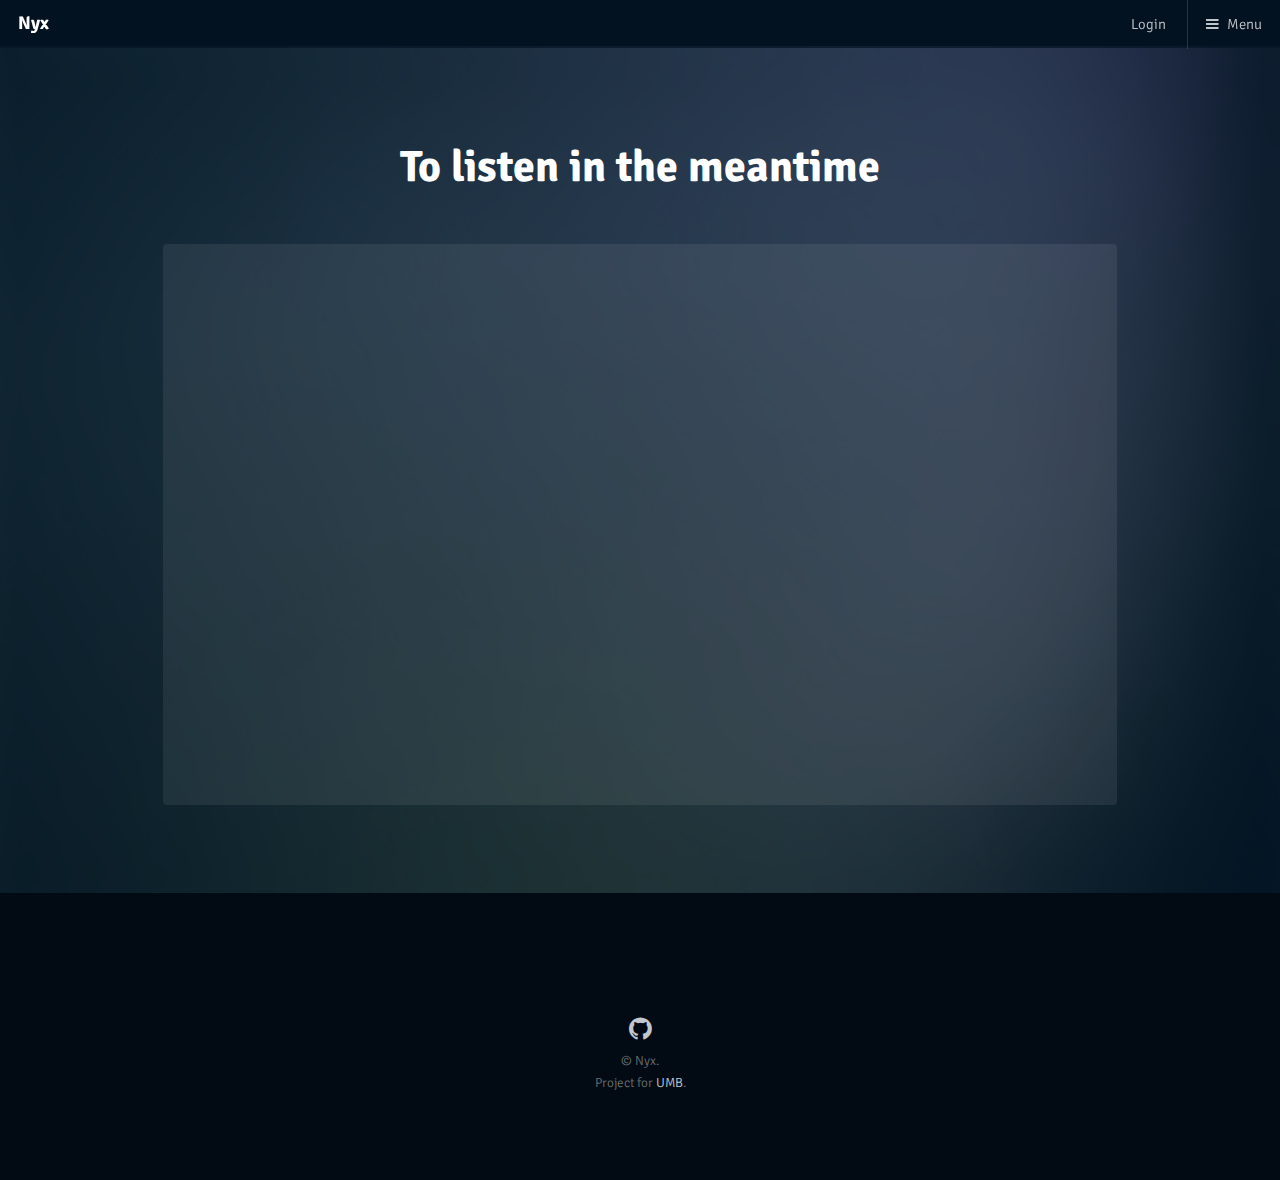
<file: devblog.html>
<!DOCTYPE HTML>
<html>
	<head>
		<title>Nyx</title>
		<meta charset="utf-8" />
		<meta name="viewport" content="width=device-width, initial-scale=1" />
		<link rel="stylesheet" href="assets/css/main.css" />
	</head>
	<body class="subpage">

		<!-- Header -->
		<header id="header">
			<h1><a href="#">Nyx</a></h1>
			<a href="login.html">Login</a>
			<a href="#menu">Menu</a>
		</header>

	<!-- Nav -->
	<nav id="menu">
			<ul class="links">
				<li><a href="index.html">Home</a></li>
				<li><a href="objectives.html">Objectives and Goals</a></li>
				<li><a href="diagrams.html">Diagrams</a></li>
				<li><a href="devblog.html">Devs Blog</a></li>
				<li><a href="scrumdev.html">Scrum</a></li>
				<li><a href="sprint1.html">Sprint 1</a></li>
				<li><a href="sprint2.html">Sprint 2</a></li>
				<li><a href="sprint3.html">Sprint 3</a></li>
				<li><a href="https://github.com/Nyxare/Nyx" class="icon fa-github"><span class="label">GitHub</span></a></li>
			</ul>
		</nav>

		<!-- Main -->
			<div id="main">

			

			<!-- One -->
				<section class="wrapper style1">
					<div class="inner">
						<h2 class="align-center fa-3x">To listen in the meantime</h2>

						<div class="video">
							<div class="video-wrapper">
								<iframe width="560" height="315" src="https://www.youtube.com/embed/rY8xtBfusec" frameborder="0" allowfullscreen></iframe>
							</div>
					</div>
				</section>

			</div>

		<!-- Footer -->
		<footer id="footer">
			<div class="copyright">
				<ul class="icons">
					<li><a href="https://github.com/Nyxare/Nyx" class="icon fa-github"><span class="label">GitHub</span></a></li>
				</ul>
				&copy; Nyx.
				<br>Project for <a href="https://umb.edu.co/">UMB</a>.
			</div>
		</footer>

		<!-- Scripts -->
			<script src="assets/js/jquery.min.js"></script>
			<script src="assets/js/jquery.scrolly.min.js"></script>
			<script src="assets/js/skel.min.js"></script>
			<script src="assets/js/util.js"></script>
			<script src="assets/js/main.js"></script>

	</body>
</html>
</file>
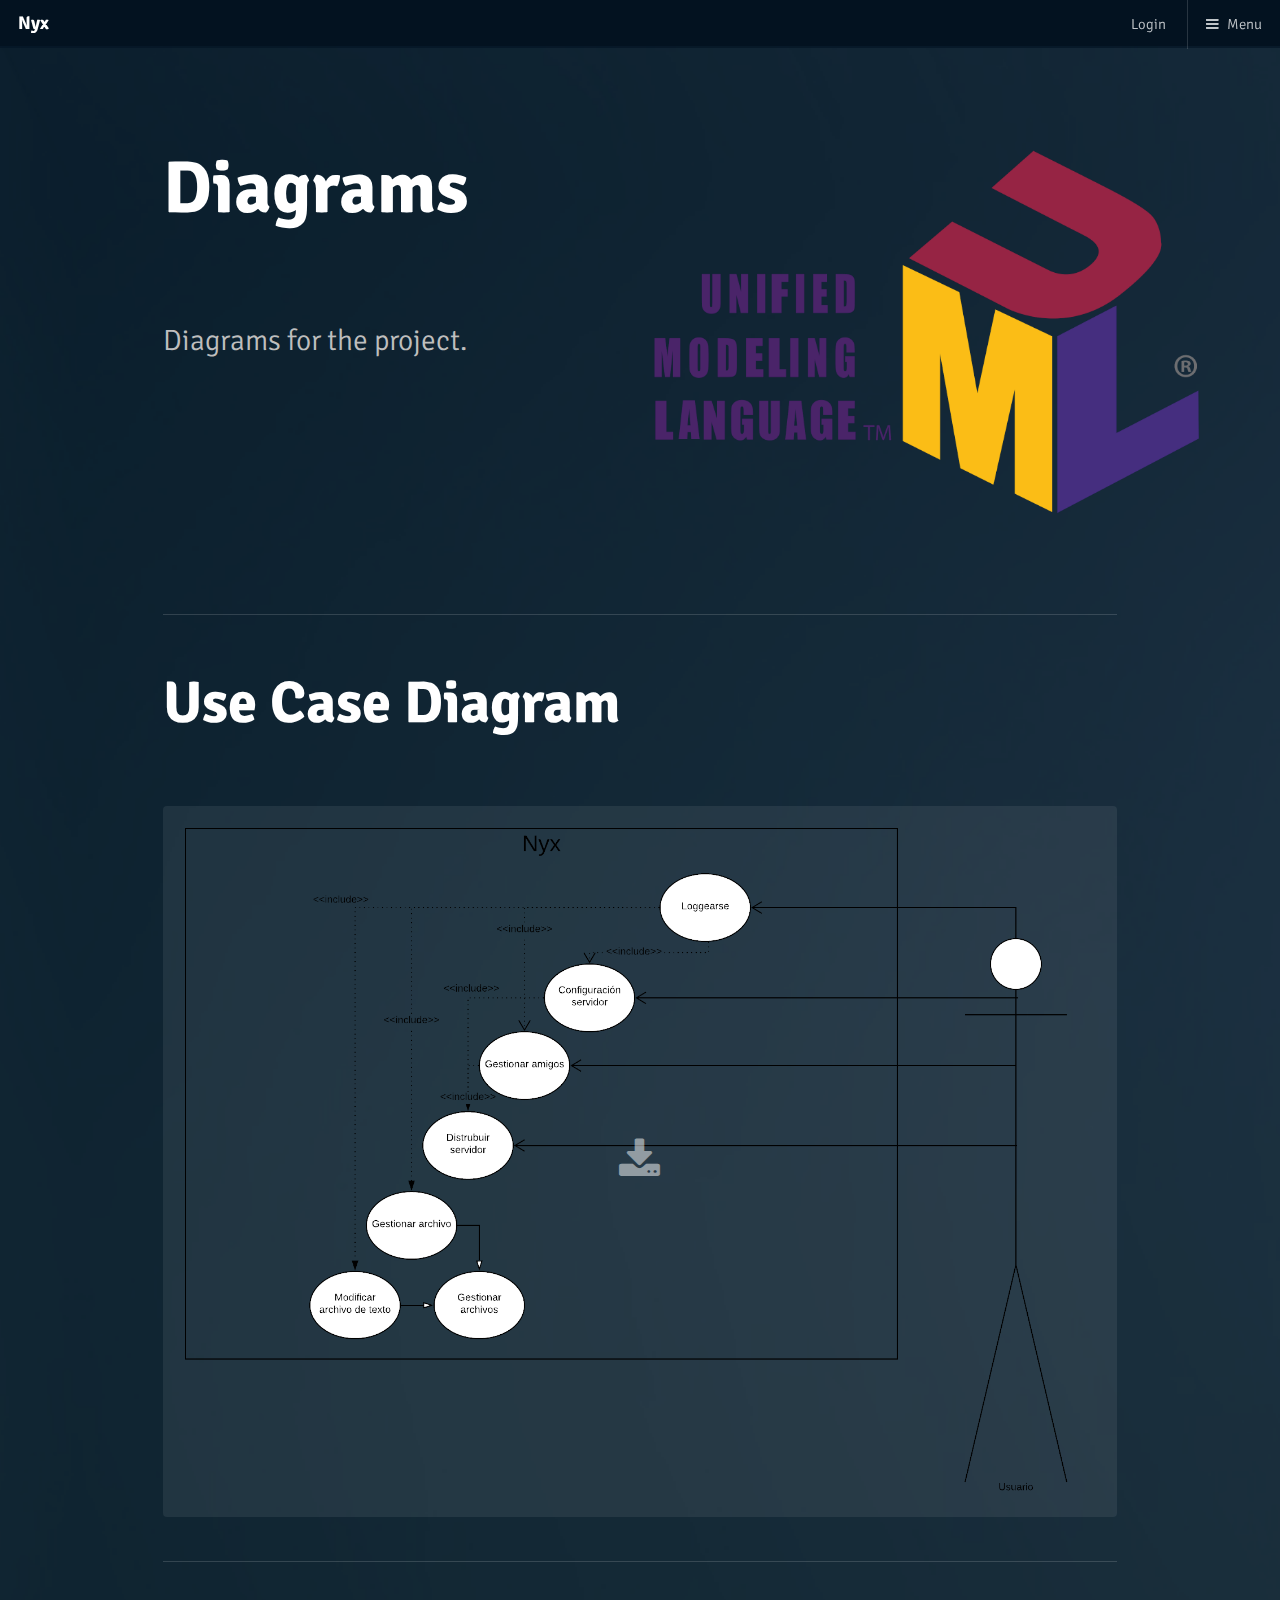
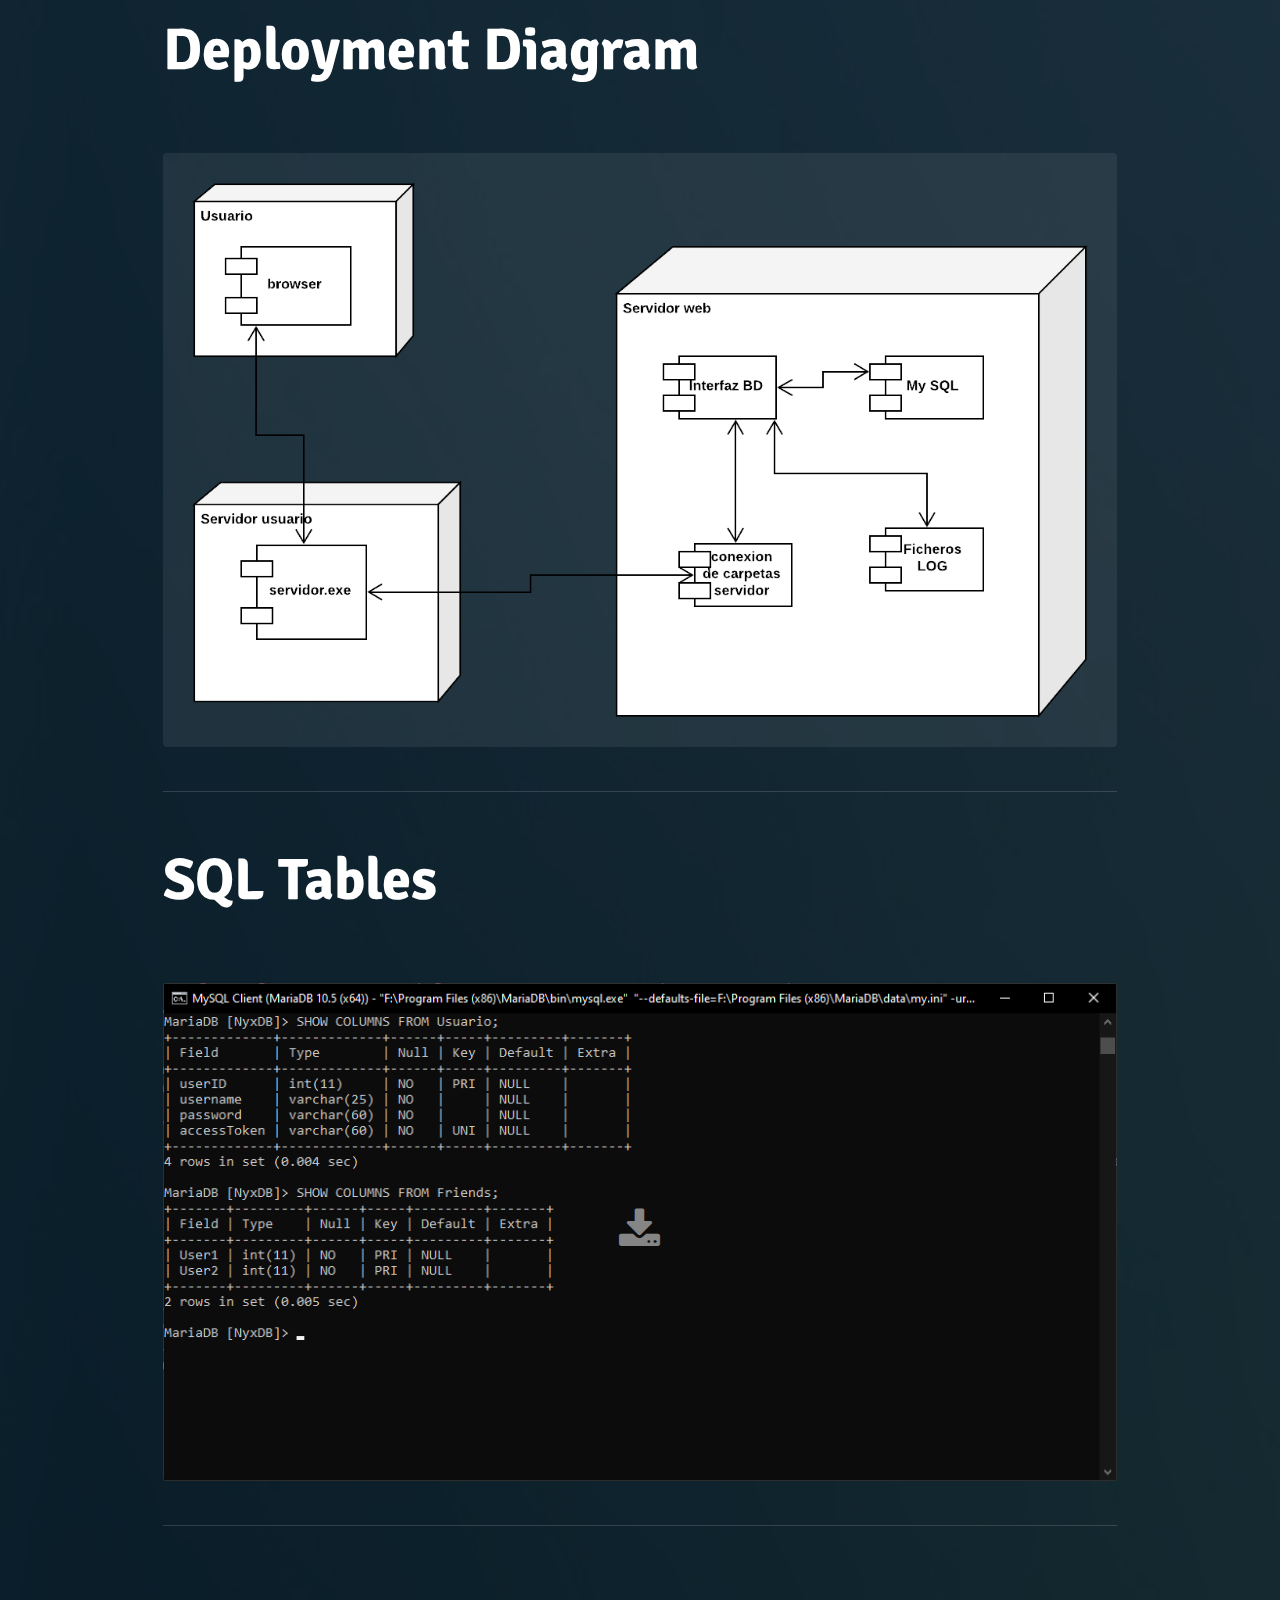
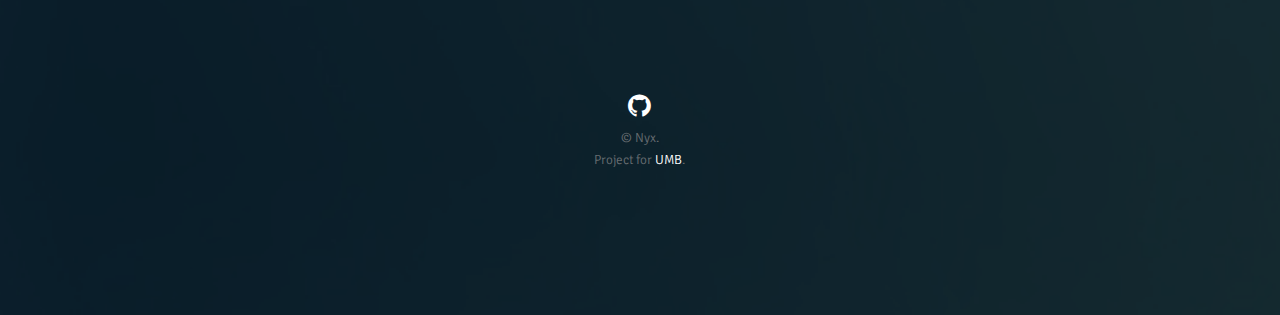
<file: diagrams.html>
<!DOCTYPE HTML>
<html>
	<head>
		<title>Nyx</title>
		<meta charset="utf-8" />
		<meta name="viewport" content="width=device-width, initial-scale=1" />
		<link rel="stylesheet" href="assets/css/main.css" />
	</head>
	<body class="subpage">

		<!-- Header -->
		<header id="header">
			<h1><a href="index.html">Nyx</a></h1>
			<a href="login.html">Login</a>
			<a href="#menu">Menu</a>
		</header>

		<!-- Nav -->
		<nav id="menu">
				<ul class="links">
					<li><a href="index.html">Home</a></li>
					<li><a href="objectives.html">Objectives and Goals</a></li>
					<li><a href="diagrams.html">Diagrams</a></li>
					<li><a href="devblog.html">Devs Blog</a></li>
					<li><a href="scrumdev.html">Scrum</a></li>
					<li><a href="sprint1.html">Sprint 1</a></li>
					<li><a href="sprint2.html">Sprint 2</a></li>
					<li><a href="sprint3.html">Sprint 3</a></li>
					<li><a href="https://github.com/Nyxare/Nyx" class="icon fa-github"><span class="label">GitHub</span></a></li>
				</ul>
			</nav>

		<!-- Main -->
		<div id="main">
			<section class="wrapper style1">
			<div class="inner">

			<!-- Intro -->
				<div class="row">
					<section class="6u 12u$(medium)">
						<h2 class="fa-5x">Diagrams</h2>
						<p class="fa-2x">Diagrams for the project.</pclass="fa-2x">
					</section>
					<section class="3u 6u(medium) 12u$(small)">
						<p><img src="images/logos/uml.png" alt="" width="550"/></p>
						</section>
				</div>

				<hr class="major" />

				<!-- Use Case Diagram -->
				<h2 id="content" class="fa-4x">Use Case Diagram</h2>
				<div class="video col">
						<div class="image fit">
							<img src="images/diagrams/usecasetrans.png" alt="" />
							<div class="arrow">
								<div class="icon fa-download"></div>
							</div>
						</div>
						<a href="images/diagrams/usecasewhite.png" class="link" download><span>Click Me</span></a>
					</div>
				<hr class="major" />

				<!-- Deployment Diagram -->

				<h2 id="content" class="fa-4x">Deployment Diagram</h2>
				<div class="video col">
						<div class="image fit">
							<img src="images/diagrams/deploymenttrans.png" alt="" />
							<div class="arrow">
								<div class="icon fa-download"></div>
							</div>
						</div>
						<a href="images/diagrams/deploymentwhite.png" class="link" download><span>Click Me</span></a>
					</div>
				<hr class="major" />

				<!-- SQL TABLES -->

				<h2 id="content" class="fa-4x">SQL Tables</h2>
				<div class="video col">
						<div class="image fit">
							<img src="images/diagrams/sql_tables.png" alt="" />
							<div class="arrow">
								<div class="icon fa-download"></div>
							</div>
						</div>
						<a href="images/diagrams/sql_tables.png" class="link" download><span>Click Me</span></a>
					</div>
				<hr class="major" />

		<!-- Footer -->
		<footer id="footer">
			<div class="copyright">
				<ul class="icons">
					<li><a href="https://github.com/Nyxare/Nyx" class="icon fa-github"><span class="label">GitHub</span></a></li>
				</ul>
				&copy; Nyx.
				<br>Project for <a href="https://umb.edu.co/">UMB</a>.
			</div>
		</footer>

		<!-- Scripts -->
			<script src="assets/js/jquery.min.js"></script>
			<script src="assets/js/jquery.scrolly.min.js"></script>
			<script src="assets/js/skel.min.js"></script>
			<script src="assets/js/util.js"></script>
			<script src="assets/js/main.js"></script>

	</body>
</html>
</file>
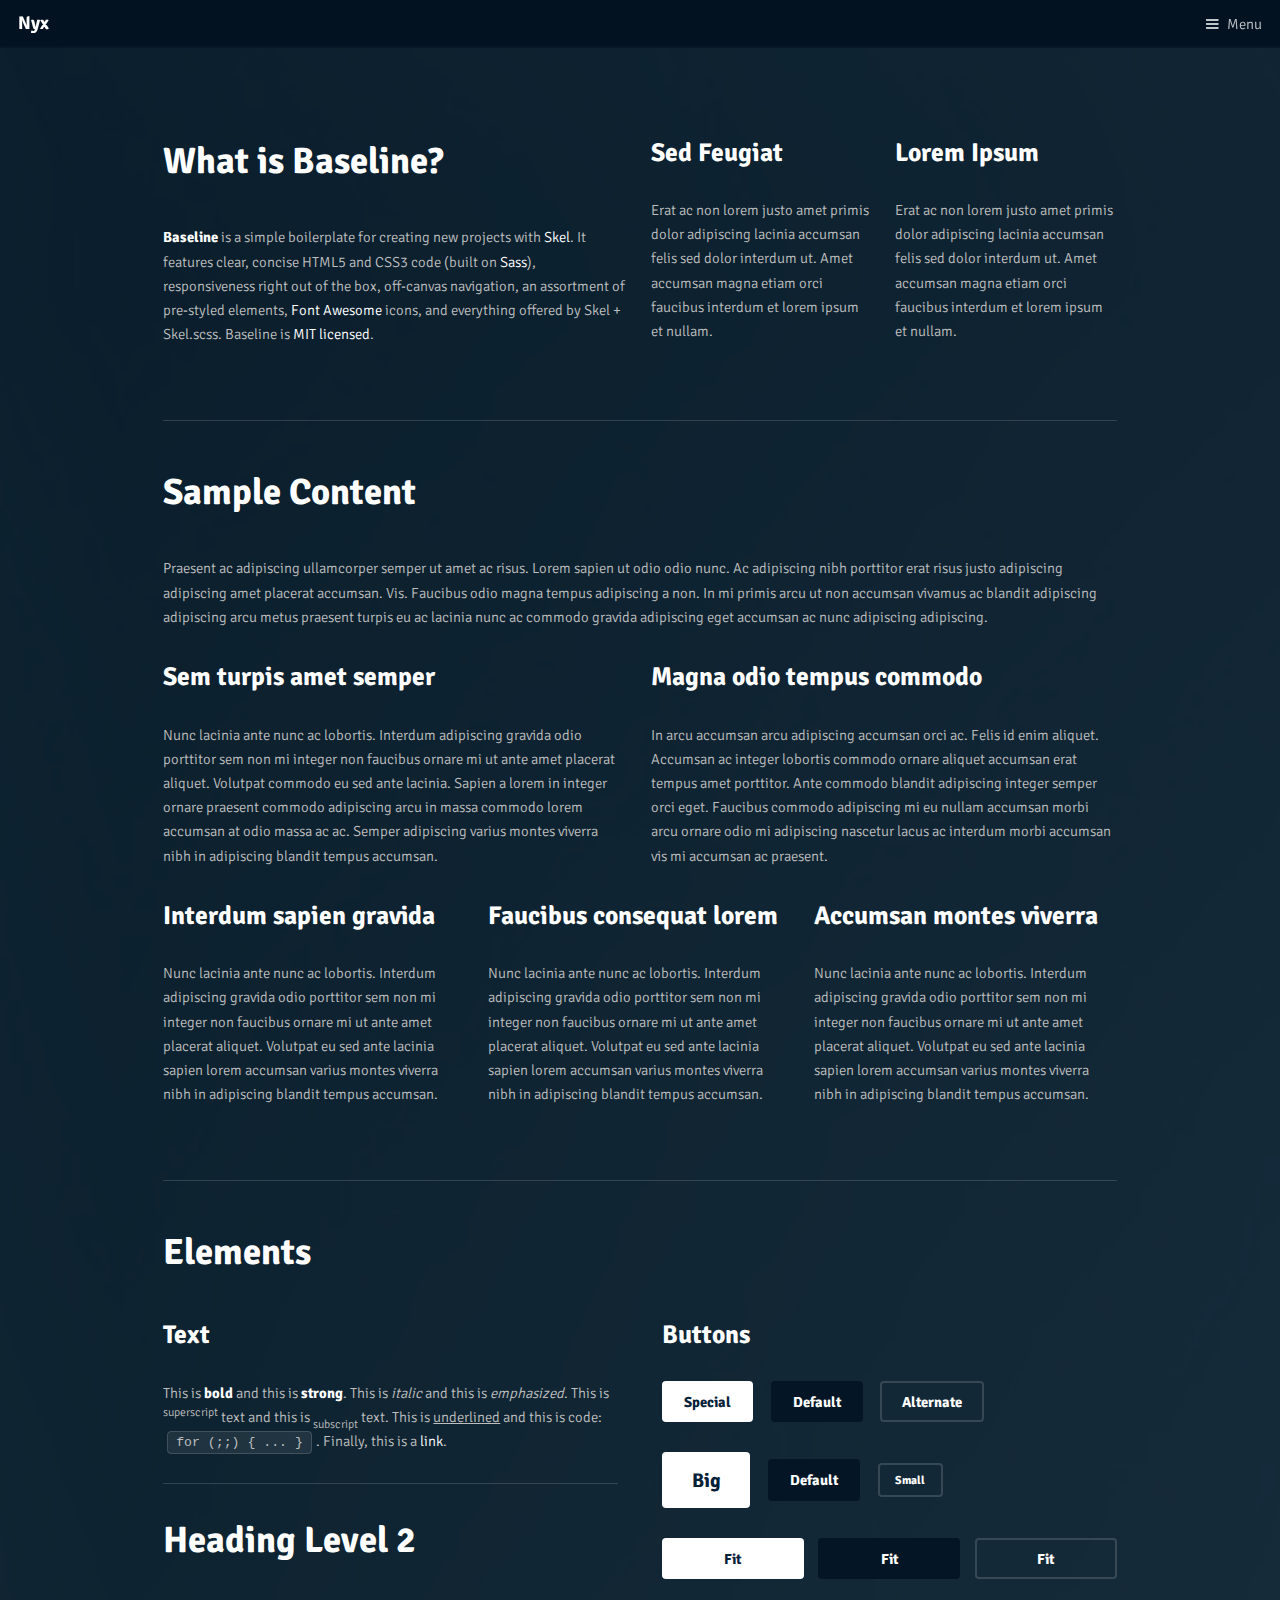
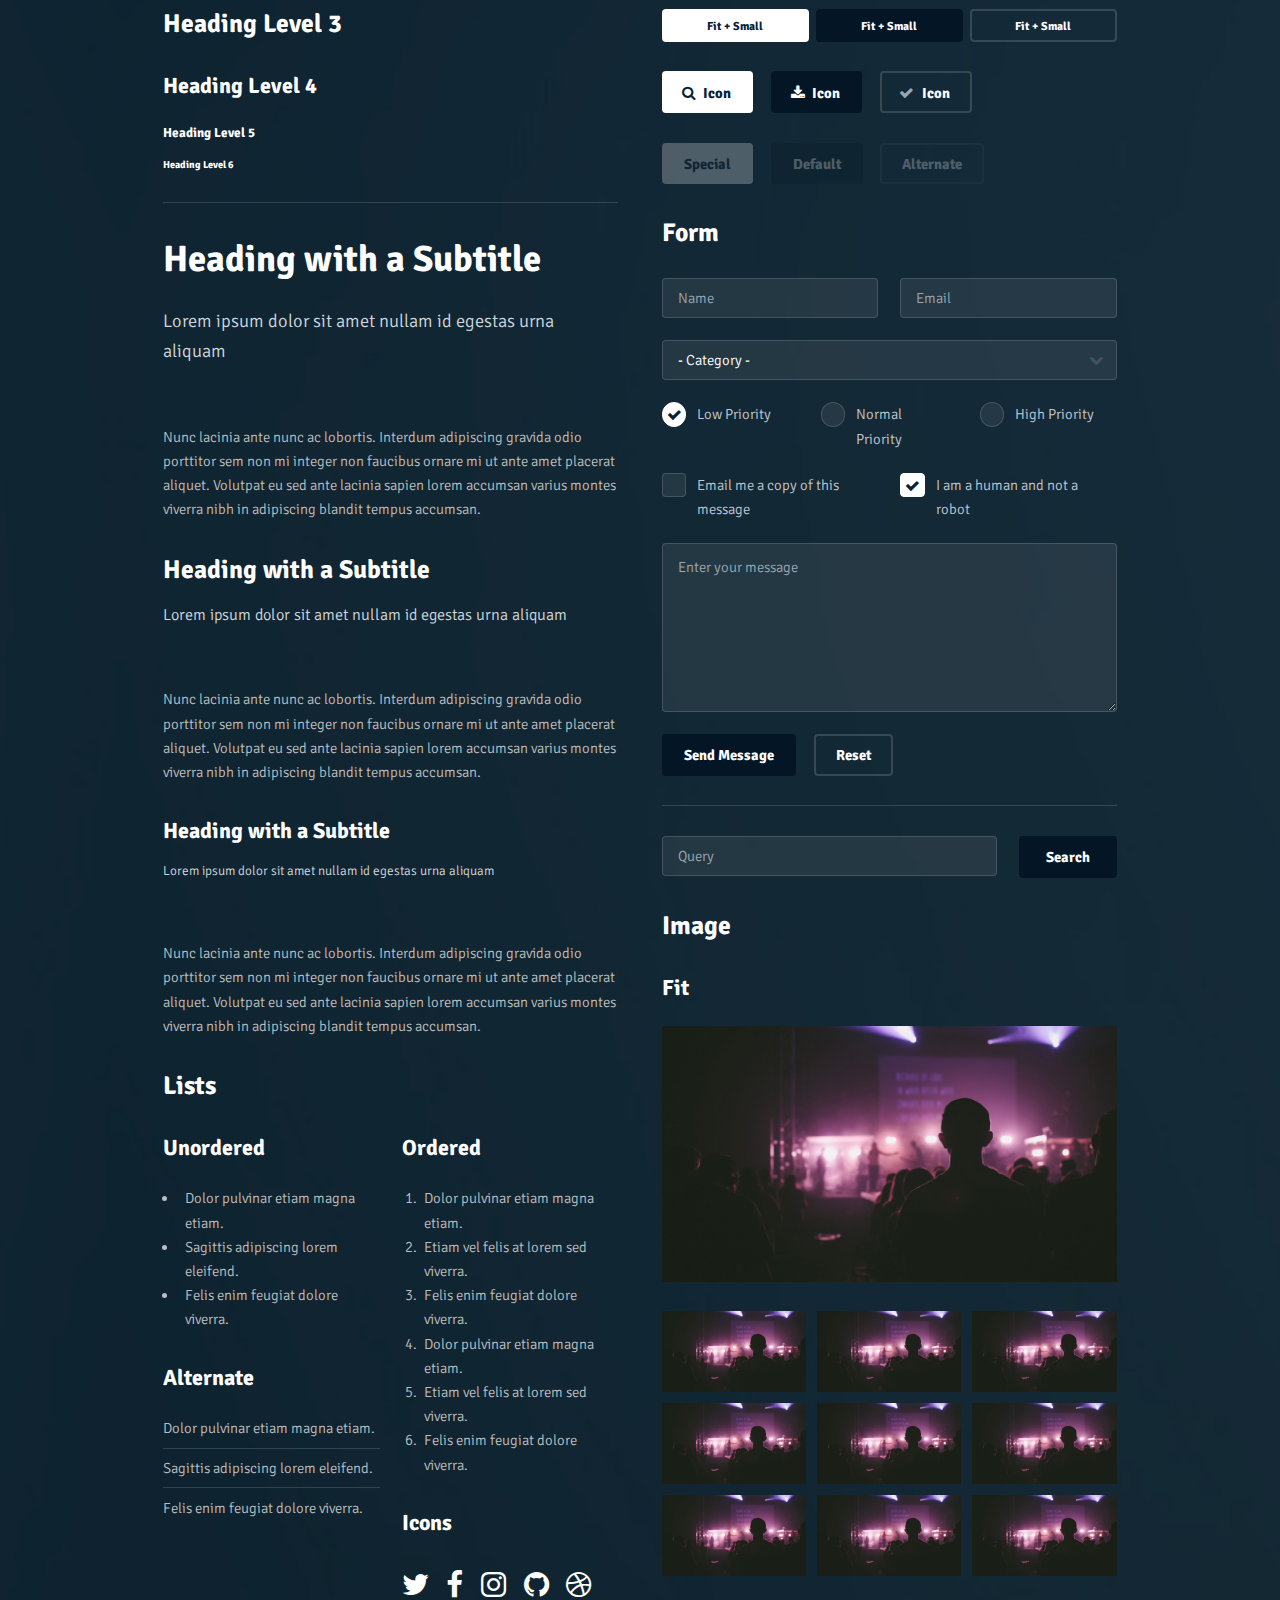
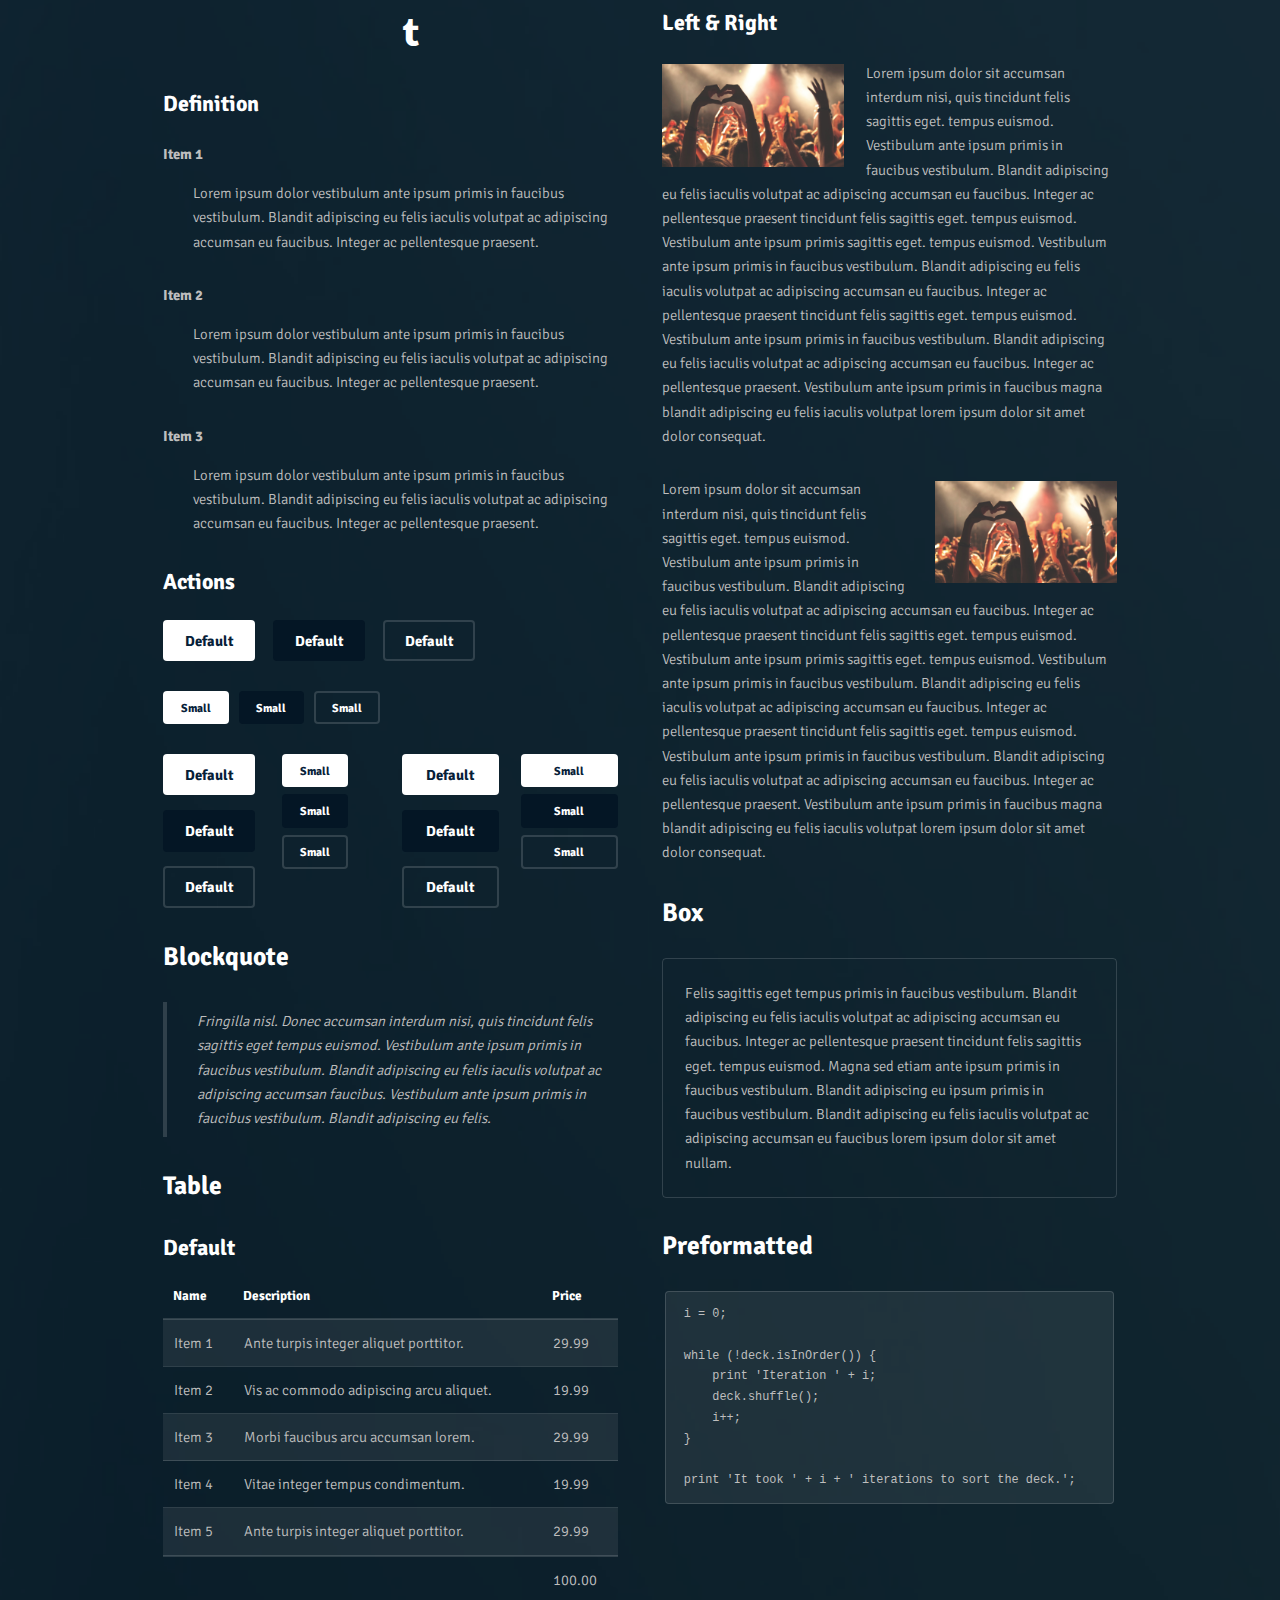
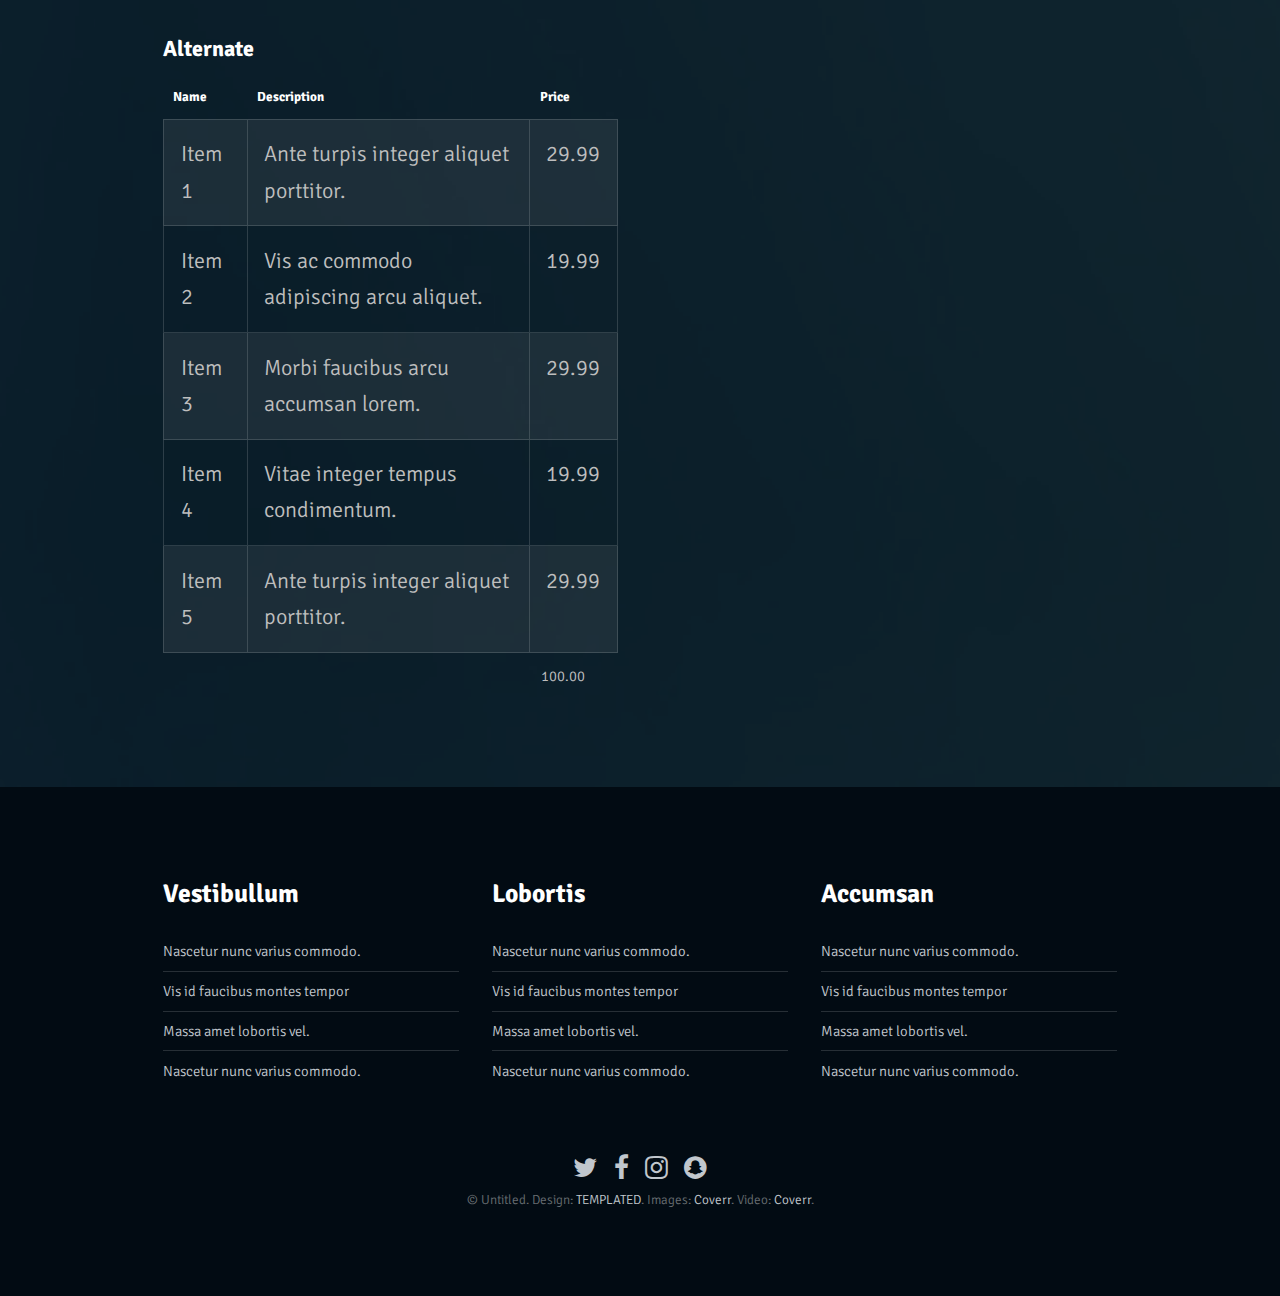
<file: elements.html>
<!DOCTYPE HTML>
<html>
	<head>
		<title>Nyx</title>
		<meta charset="utf-8" />
		<meta name="viewport" content="width=device-width, initial-scale=1" />
		<link rel="stylesheet" href="assets/css/main.css" />
	</head>
	<body class="subpage">

		<!-- Header -->
			<header id="header">
				<h1><a href="#">Nyx</a></h1>
				<a href="#menu">Menu</a>
			</header>

		<!-- Nav -->
			<nav id="menu">
				<ul class="links">
					<li><a href="index.html">Home</a></li>
					<li><a href="generic.html">Generic</a></li>
					<li><a href="elements.html">Elements</a></li>
				</ul>
			</nav>

		<!-- Main -->
			<div id="main">
				<section class="wrapper style1">
				<div class="inner">

				<!-- Intro -->
					<div class="row">
						<section class="6u 12u$(medium)">
							<h2>What is Baseline?</h2>
							<p><strong>Baseline</strong> is a simple boilerplate for creating new projects with <a href="http://skel.io">Skel</a>. It features clear, concise HTML5 and CSS3 code (built on <a href="http://sass-lang.com">Sass</a>), responsiveness right out of the box, off-canvas navigation, an assortment of pre-styled elements, <a href="http://fontawesome.io">Font Awesome</a> icons, and everything offered by Skel + Skel.scss. Baseline is <a href="http://skel.io/license">MIT licensed</a>.</p>
						</section>
						<section class="3u 6u(medium) 12u$(small)">
							<h3>Sed Feugiat</h3>
							<p>Erat ac non lorem justo amet primis dolor adipiscing lacinia accumsan felis sed dolor interdum ut. Amet accumsan magna etiam orci faucibus interdum et lorem ipsum et nullam.</p>
						</section>
						<section class="3u$ 6u$(medium) 12u$(small)">
							<h3>Lorem Ipsum</h3>
							<p>Erat ac non lorem justo amet primis dolor adipiscing lacinia accumsan felis sed dolor interdum ut. Amet accumsan magna etiam orci faucibus interdum et lorem ipsum et nullam.</p>
						</section>
					</div>

				<hr class="major" />

				<!-- Content -->
					<h2 id="content">Sample Content</h2>
					<p>Praesent ac adipiscing ullamcorper semper ut amet ac risus. Lorem sapien ut odio odio nunc. Ac adipiscing nibh porttitor erat risus justo adipiscing adipiscing amet placerat accumsan. Vis. Faucibus odio magna tempus adipiscing a non. In mi primis arcu ut non accumsan vivamus ac blandit adipiscing adipiscing arcu metus praesent turpis eu ac lacinia nunc ac commodo gravida adipiscing eget accumsan ac nunc adipiscing adipiscing.</p>
					<div class="row">
						<div class="6u 12u$(small)">
							<h3>Sem turpis amet semper</h3>
							<p>Nunc lacinia ante nunc ac lobortis. Interdum adipiscing gravida odio porttitor sem non mi integer non faucibus ornare mi ut ante amet placerat aliquet. Volutpat commodo eu sed ante lacinia. Sapien a lorem in integer ornare praesent commodo adipiscing arcu in massa commodo lorem accumsan at odio massa ac ac. Semper adipiscing varius montes viverra nibh in adipiscing blandit tempus accumsan.</p>
						</div>
						<div class="6u$ 12u$(small)">
							<h3>Magna odio tempus commodo</h3>
							<p>In arcu accumsan arcu adipiscing accumsan orci ac. Felis id enim aliquet. Accumsan ac integer lobortis commodo ornare aliquet accumsan erat tempus amet porttitor. Ante commodo blandit adipiscing integer semper orci eget. Faucibus commodo adipiscing mi eu nullam accumsan morbi arcu ornare odio mi adipiscing nascetur lacus ac interdum morbi accumsan vis mi accumsan ac praesent.</p>
						</div>
						<!-- Break -->
						<div class="4u 12u$(medium)">
							<h3>Interdum sapien gravida</h3>
							<p>Nunc lacinia ante nunc ac lobortis. Interdum adipiscing gravida odio porttitor sem non mi integer non faucibus ornare mi ut ante amet placerat aliquet. Volutpat eu sed ante lacinia sapien lorem accumsan varius montes viverra nibh in adipiscing blandit tempus accumsan.</p>
						</div>
						<div class="4u 12u$(medium)">
							<h3>Faucibus consequat lorem</h3>
							<p>Nunc lacinia ante nunc ac lobortis. Interdum adipiscing gravida odio porttitor sem non mi integer non faucibus ornare mi ut ante amet placerat aliquet. Volutpat eu sed ante lacinia sapien lorem accumsan varius montes viverra nibh in adipiscing blandit tempus accumsan.</p>
						</div>
						<div class="4u$ 12u$(medium)">
							<h3>Accumsan montes viverra</h3>
							<p>Nunc lacinia ante nunc ac lobortis. Interdum adipiscing gravida odio porttitor sem non mi integer non faucibus ornare mi ut ante amet placerat aliquet. Volutpat eu sed ante lacinia sapien lorem accumsan varius montes viverra nibh in adipiscing blandit tempus accumsan.</p>
						</div>
					</div>

				<hr class="major" />

				<!-- Elements -->
					<h2 id="elements">Elements</h2>
					<div class="row 200%">
						<div class="6u 12u$(medium)">

							<!-- Text stuff -->
								<h3>Text</h3>
								<p>This is <b>bold</b> and this is <strong>strong</strong>. This is <i>italic</i> and this is <em>emphasized</em>.
								This is <sup>superscript</sup> text and this is <sub>subscript</sub> text.
								This is <u>underlined</u> and this is code: <code>for (;;) { ... }</code>.
								Finally, this is a <a href="#">link</a>.</p>
								<hr />
								<h2>Heading Level 2</h2>
								<h3>Heading Level 3</h3>
								<h4>Heading Level 4</h4>
								<h5>Heading Level 5</h5>
								<h6>Heading Level 6</h6>
								<hr />
								<header>
									<h2>Heading with a Subtitle</h2>
									<p>Lorem ipsum dolor sit amet nullam id egestas urna aliquam</p>
								</header>
								<p>Nunc lacinia ante nunc ac lobortis. Interdum adipiscing gravida odio porttitor sem non mi integer non faucibus ornare mi ut ante amet placerat aliquet. Volutpat eu sed ante lacinia sapien lorem accumsan varius montes viverra nibh in adipiscing blandit tempus accumsan.</p>
								<header>
									<h3>Heading with a Subtitle</h3>
									<p>Lorem ipsum dolor sit amet nullam id egestas urna aliquam</p>
								</header>
								<p>Nunc lacinia ante nunc ac lobortis. Interdum adipiscing gravida odio porttitor sem non mi integer non faucibus ornare mi ut ante amet placerat aliquet. Volutpat eu sed ante lacinia sapien lorem accumsan varius montes viverra nibh in adipiscing blandit tempus accumsan.</p>
								<header>
									<h4>Heading with a Subtitle</h4>
									<p>Lorem ipsum dolor sit amet nullam id egestas urna aliquam</p>
								</header>
								<p>Nunc lacinia ante nunc ac lobortis. Interdum adipiscing gravida odio porttitor sem non mi integer non faucibus ornare mi ut ante amet placerat aliquet. Volutpat eu sed ante lacinia sapien lorem accumsan varius montes viverra nibh in adipiscing blandit tempus accumsan.</p>

							<!-- Lists -->
								<h3>Lists</h3>
								<div class="row">
									<div class="6u 12u$(small)">

										<h4>Unordered</h4>
										<ul>
											<li>Dolor pulvinar etiam magna etiam.</li>
											<li>Sagittis adipiscing lorem eleifend.</li>
											<li>Felis enim feugiat dolore viverra.</li>
										</ul>

										<h4>Alternate</h4>
										<ul class="alt">
											<li>Dolor pulvinar etiam magna etiam.</li>
											<li>Sagittis adipiscing lorem eleifend.</li>
											<li>Felis enim feugiat dolore viverra.</li>
										</ul>

									</div>
									<div class="6u$ 12u$(small)">

										<h4>Ordered</h4>
										<ol>
											<li>Dolor pulvinar etiam magna etiam.</li>
											<li>Etiam vel felis at lorem sed viverra.</li>
											<li>Felis enim feugiat dolore viverra.</li>
											<li>Dolor pulvinar etiam magna etiam.</li>
											<li>Etiam vel felis at lorem sed viverra.</li>
											<li>Felis enim feugiat dolore viverra.</li>
										</ol>

										<h4>Icons</h4>
										<ul class="icons">
											<li><a href="#" class="icon fa-twitter"><span class="label">Twitter</span></a></li>
											<li><a href="#" class="icon fa-facebook"><span class="label">Facebook</span></a></li>
											<li><a href="#" class="icon fa-instagram"><span class="label">Instagram</span></a></li>
											<li><a href="#" class="icon fa-github"><span class="label">Github</span></a></li>
											<li><a href="#" class="icon fa-dribbble"><span class="label">Dribbble</span></a></li>
											<li><a href="#" class="icon fa-tumblr"><span class="label">Tumblr</span></a></li>
										</ul>

									</div>
								</div>
								<h4>Definition</h4>
								<dl>
									<dt>Item 1</dt>
									<dd>
										<p>Lorem ipsum dolor vestibulum ante ipsum primis in faucibus vestibulum. Blandit adipiscing eu felis iaculis volutpat ac adipiscing accumsan eu faucibus. Integer ac pellentesque praesent.</p>
									</dd>
									<dt>Item 2</dt>
									<dd>
										<p>Lorem ipsum dolor vestibulum ante ipsum primis in faucibus vestibulum. Blandit adipiscing eu felis iaculis volutpat ac adipiscing accumsan eu faucibus. Integer ac pellentesque praesent.</p>
									</dd>
									<dt>Item 3</dt>
									<dd>
										<p>Lorem ipsum dolor vestibulum ante ipsum primis in faucibus vestibulum. Blandit adipiscing eu felis iaculis volutpat ac adipiscing accumsan eu faucibus. Integer ac pellentesque praesent.</p>
									</dd>
								</dl>

								<h4>Actions</h4>
								<ul class="actions">
									<li><a href="#" class="button special">Default</a></li>
									<li><a href="#" class="button">Default</a></li>
									<li><a href="#" class="button alt">Default</a></li>
								</ul>
								<ul class="actions small">
									<li><a href="#" class="button special small">Small</a></li>
									<li><a href="#" class="button small">Small</a></li>
									<li><a href="#" class="button alt small">Small</a></li>
								</ul>
								<div class="row">
									<div class="3u 12u$(small)">
										<ul class="actions vertical">
											<li><a href="#" class="button special">Default</a></li>
											<li><a href="#" class="button">Default</a></li>
											<li><a href="#" class="button alt">Default</a></li>
										</ul>
									</div>
									<div class="3u 12u$(small)">
										<ul class="actions vertical small">
											<li><a href="#" class="button special small">Small</a></li>
											<li><a href="#" class="button small">Small</a></li>
											<li><a href="#" class="button alt small">Small</a></li>
										</ul>
									</div>
									<div class="3u 12u$(small)">
										<ul class="actions vertical">
											<li><a href="#" class="button special fit">Default</a></li>
											<li><a href="#" class="button fit">Default</a></li>
											<li><a href="#" class="button alt fit">Default</a></li>
										</ul>
									</div>
									<div class="3u$ 12u$(small)">
										<ul class="actions vertical small">
											<li><a href="#" class="button special small fit">Small</a></li>
											<li><a href="#" class="button small fit">Small</a></li>
											<li><a href="#" class="button alt small fit">Small</a></li>
										</ul>
									</div>
								</div>

							<!-- Blockquote -->
								<h3>Blockquote</h3>
								<blockquote>Fringilla nisl. Donec accumsan interdum nisi, quis tincidunt felis sagittis eget tempus euismod. Vestibulum ante ipsum primis in faucibus vestibulum. Blandit adipiscing eu felis iaculis volutpat ac adipiscing accumsan faucibus. Vestibulum ante ipsum primis in faucibus vestibulum. Blandit adipiscing eu felis.</blockquote>

							<!-- Table -->
								<h3>Table</h3>

								<h4>Default</h4>
								<div class="table-wrapper">
									<table>
										<thead>
											<tr>
												<th>Name</th>
												<th>Description</th>
												<th>Price</th>
											</tr>
										</thead>
										<tbody>
											<tr>
												<td>Item 1</td>
												<td>Ante turpis integer aliquet porttitor.</td>
												<td>29.99</td>
											</tr>
											<tr>
												<td>Item 2</td>
												<td>Vis ac commodo adipiscing arcu aliquet.</td>
												<td>19.99</td>
											</tr>
											<tr>
												<td>Item 3</td>
												<td> Morbi faucibus arcu accumsan lorem.</td>
												<td>29.99</td>
											</tr>
											<tr>
												<td>Item 4</td>
												<td>Vitae integer tempus condimentum.</td>
												<td>19.99</td>
											</tr>
											<tr>
												<td>Item 5</td>
												<td>Ante turpis integer aliquet porttitor.</td>
												<td>29.99</td>
											</tr>
										</tbody>
										<tfoot>
											<tr>
												<td colspan="2"></td>
												<td>100.00</td>
											</tr>
										</tfoot>
									</table>
								</div>

								<h4>Alternate</h4>
								<div class="table-wrapper">
									<table class="alt">
										<thead>
											<tr>
												<th>Name</th>
												<th>Description</th>
												<th>Price</th>
											</tr>
										</thead>
										<tbody>
											<tr>
												<td>Item 1</td>
												<td>Ante turpis integer aliquet porttitor.</td>
												<td>29.99</td>
											</tr>
											<tr>
												<td>Item 2</td>
												<td>Vis ac commodo adipiscing arcu aliquet.</td>
												<td>19.99</td>
											</tr>
											<tr>
												<td>Item 3</td>
												<td> Morbi faucibus arcu accumsan lorem.</td>
												<td>29.99</td>
											</tr>
											<tr>
												<td>Item 4</td>
												<td>Vitae integer tempus condimentum.</td>
												<td>19.99</td>
											</tr>
											<tr>
												<td>Item 5</td>
												<td>Ante turpis integer aliquet porttitor.</td>
												<td>29.99</td>
											</tr>
										</tbody>
										<tfoot>
											<tr>
												<td colspan="2"></td>
												<td>100.00</td>
											</tr>
										</tfoot>
									</table>
								</div>

						</div>
						<div class="6u$ 12u$(medium)">

							<!-- Buttons -->
								<h3>Buttons</h3>
								<ul class="actions">
									<li><a href="#" class="button special">Special</a></li>
									<li><a href="#" class="button">Default</a></li>
									<li><a href="#" class="button alt">Alternate</a></li>
								</ul>
								<ul class="actions">
									<li><a href="#" class="button special big">Big</a></li>
									<li><a href="#" class="button">Default</a></li>
									<li><a href="#" class="button alt small">Small</a></li>
								</ul>
								<ul class="actions fit">
									<li><a href="#" class="button special fit">Fit</a></li>
									<li><a href="#" class="button fit">Fit</a></li>
									<li><a href="#" class="button alt fit">Fit</a></li>
								</ul>
								<ul class="actions fit small">
									<li><a href="#" class="button special fit small">Fit + Small</a></li>
									<li><a href="#" class="button fit small">Fit + Small</a></li>
									<li><a href="#" class="button alt fit small">Fit + Small</a></li>
								</ul>
								<ul class="actions">
									<li><a href="#" class="button special icon fa-search">Icon</a></li>
									<li><a href="#" class="button icon fa-download">Icon</a></li>
									<li><a href="#" class="button alt icon fa-check">Icon</a></li>
								</ul>
								<ul class="actions">
									<li><span class="button special disabled">Special</span></li>
									<li><span class="button disabled">Default</span></li>
									<li><span class="button alt disabled">Alternate</span></li>
								</ul>

							<!-- Form -->
								<h3>Form</h3>

								<form method="post" action="#">
									<div class="row uniform">
										<div class="6u 12u$(xsmall)">
											<input type="text" name="name" id="name" value="" placeholder="Name" />
										</div>
										<div class="6u$ 12u$(xsmall)">
											<input type="email" name="email" id="email" value="" placeholder="Email" />
										</div>
										<!-- Break -->
										<div class="12u$">
											<div class="select-wrapper">
												<select name="category" id="category">
													<option value="">- Category -</option>
													<option value="1">Manufacturing</option>
													<option value="1">Shipping</option>
													<option value="1">Administration</option>
													<option value="1">Human Resources</option>
												</select>
											</div>
										</div>
										<!-- Break -->
										<div class="4u 12u$(small)">
											<input type="radio" id="priority-low" name="priority" checked>
											<label for="priority-low">Low Priority</label>
										</div>
										<div class="4u 12u$(small)">
											<input type="radio" id="priority-normal" name="priority">
											<label for="priority-normal">Normal Priority</label>
										</div>
										<div class="4u$ 12u$(small)">
											<input type="radio" id="priority-high" name="priority">
											<label for="priority-high">High Priority</label>
										</div>
										<!-- Break -->
										<div class="6u 12u$(small)">
											<input type="checkbox" id="copy" name="copy">
											<label for="copy">Email me a copy of this message</label>
										</div>
										<div class="6u$ 12u$(small)">
											<input type="checkbox" id="human" name="human" checked>
											<label for="human">I am a human and not a robot</label>
										</div>
										<!-- Break -->
										<div class="12u$">
											<textarea name="message" id="message" placeholder="Enter your message" rows="6"></textarea>
										</div>
										<!-- Break -->
										<div class="12u$">
											<ul class="actions">
												<li><input type="submit" value="Send Message" /></li>
												<li><input type="reset" value="Reset" class="alt" /></li>
											</ul>
										</div>
									</div>
								</form>

								<hr />

								<form method="post" action="#">
									<div class="row uniform">
										<div class="9u 12u$(small)">
											<input type="text" name="query" id="query" value="" placeholder="Query" />
										</div>
										<div class="3u$ 12u$(small)">
											<input type="submit" value="Search" class="fit" />
										</div>
									</div>
								</form>

							<!-- Image -->
								<h3>Image</h3>

								<h4>Fit</h4>
								<span class="image fit"><img src="images/pic01.jpg" alt="" /></span>
								<div class="box alt">
									<div class="row 50% uniform">
										<div class="4u"><span class="image fit"><img src="images/pic01.jpg" alt="" /></span></div>
										<div class="4u"><span class="image fit"><img src="images/pic01.jpg" alt="" /></span></div>
										<div class="4u$"><span class="image fit"><img src="images/pic01.jpg" alt="" /></span></div>
										<!-- Break -->
										<div class="4u"><span class="image fit"><img src="images/pic01.jpg" alt="" /></span></div>
										<div class="4u"><span class="image fit"><img src="images/pic01.jpg" alt="" /></span></div>
										<div class="4u$"><span class="image fit"><img src="images/pic01.jpg" alt="" /></span></div>
										<!-- Break -->
										<div class="4u"><span class="image fit"><img src="images/pic01.jpg" alt="" /></span></div>
										<div class="4u"><span class="image fit"><img src="images/pic01.jpg" alt="" /></span></div>
										<div class="4u$"><span class="image fit"><img src="images/pic01.jpg" alt="" /></span></div>
									</div>
								</div>

								<h4>Left &amp; Right</h4>
								<p><span class="image left"><img src="images/pic02.jpg" alt="" /></span>Lorem ipsum dolor sit accumsan interdum nisi, quis tincidunt felis sagittis eget. tempus euismod. Vestibulum ante ipsum primis in faucibus vestibulum. Blandit adipiscing eu felis iaculis volutpat ac adipiscing accumsan eu faucibus. Integer ac pellentesque praesent tincidunt felis sagittis eget. tempus euismod. Vestibulum ante ipsum primis sagittis eget. tempus euismod. Vestibulum ante ipsum primis in faucibus vestibulum. Blandit adipiscing eu felis iaculis volutpat ac adipiscing accumsan eu faucibus. Integer ac pellentesque praesent tincidunt felis sagittis eget. tempus euismod. Vestibulum ante ipsum primis in faucibus vestibulum. Blandit adipiscing eu felis iaculis volutpat ac adipiscing accumsan eu faucibus. Integer ac pellentesque praesent. Vestibulum ante ipsum primis in faucibus magna blandit adipiscing eu felis iaculis volutpat lorem ipsum dolor sit amet dolor consequat.</p>
								<p><span class="image right"><img src="images/pic02.jpg" alt="" /></span>Lorem ipsum dolor sit accumsan interdum nisi, quis tincidunt felis sagittis eget. tempus euismod. Vestibulum ante ipsum primis in faucibus vestibulum. Blandit adipiscing eu felis iaculis volutpat ac adipiscing accumsan eu faucibus. Integer ac pellentesque praesent tincidunt felis sagittis eget. tempus euismod. Vestibulum ante ipsum primis sagittis eget. tempus euismod. Vestibulum ante ipsum primis in faucibus vestibulum. Blandit adipiscing eu felis iaculis volutpat ac adipiscing accumsan eu faucibus. Integer ac pellentesque praesent tincidunt felis sagittis eget. tempus euismod. Vestibulum ante ipsum primis in faucibus vestibulum. Blandit adipiscing eu felis iaculis volutpat ac adipiscing accumsan eu faucibus. Integer ac pellentesque praesent. Vestibulum ante ipsum primis in faucibus magna blandit adipiscing eu felis iaculis volutpat lorem ipsum dolor sit amet dolor consequat.</p>

							<!-- Box -->
								<h3>Box</h3>
								<div class="box">
									<p>Felis sagittis eget tempus primis in faucibus vestibulum. Blandit adipiscing eu felis iaculis volutpat ac adipiscing accumsan eu faucibus. Integer ac pellentesque praesent tincidunt felis sagittis eget. tempus euismod. Magna sed etiam ante ipsum primis in faucibus vestibulum. Blandit adipiscing eu ipsum primis in faucibus vestibulum. Blandit adipiscing eu felis iaculis volutpat ac adipiscing accumsan eu faucibus lorem ipsum dolor sit amet nullam.</p>
								</div>

							<!-- Preformatted Code -->
								<h3>Preformatted</h3>
								<pre><code>i = 0;

while (!deck.isInOrder()) {
    print 'Iteration ' + i;
    deck.shuffle();
    i++;
}

print 'It took ' + i + ' iterations to sort the deck.';
</code></pre>

						</div>
					</div>
				</div>
				</section>
			</div>

		<!-- Footer -->
			<footer id="footer">
				<div class="inner">
					<div class="flex flex-3">
						<div class="col">
							<h3>Vestibullum</h3>
							<ul class="alt">
								<li><a href="#">Nascetur nunc varius commodo.</a></li>
								<li><a href="#">Vis id faucibus montes tempor</a></li>
								<li><a href="#">Massa amet lobortis vel.</a></li>
								<li><a href="#">Nascetur nunc varius commodo.</a></li>
							</ul>
						</div>
						<div class="col">
							<h3>Lobortis</h3>
							<ul class="alt">
								<li><a href="#">Nascetur nunc varius commodo.</a></li>
								<li><a href="#">Vis id faucibus montes tempor</a></li>
								<li><a href="#">Massa amet lobortis vel.</a></li>
								<li><a href="#">Nascetur nunc varius commodo.</a></li>
							</ul>
						</div>
						<div class="col">
							<h3>Accumsan</h3>
							<ul class="alt">
								<li><a href="#">Nascetur nunc varius commodo.</a></li>
								<li><a href="#">Vis id faucibus montes tempor</a></li>
								<li><a href="#">Massa amet lobortis vel.</a></li>
								<li><a href="#">Nascetur nunc varius commodo.</a></li>
							</ul>
						</div>
					</div>
				</div>
				<div class="copyright">
					<ul class="icons">
						<li><a href="#" class="icon fa-twitter"><span class="label">Twitter</span></a></li>
						<li><a href="#" class="icon fa-facebook"><span class="label">Facebook</span></a></li>
						<li><a href="#" class="icon fa-instagram"><span class="label">Instagram</span></a></li>
						<li><a href="#" class="icon fa-snapchat"><span class="label">Snapchat</span></a></li>
					</ul>
					&copy; Untitled. Design: <a href="https://templated.co">TEMPLATED</a>. Images: <a href="https://unsplash.com">Coverr</a>. Video: <a href="https://coverr.co">Coverr</a>.
				</div>
			</footer>

		<!-- Scripts -->
			<script src="assets/js/jquery.min.js"></script>
			<script src="assets/js/jquery.scrolly.min.js"></script>
			<script src="assets/js/skel.min.js"></script>
			<script src="assets/js/util.js"></script>
			<script src="assets/js/main.js"></script>

	</body>
</html>
</file>
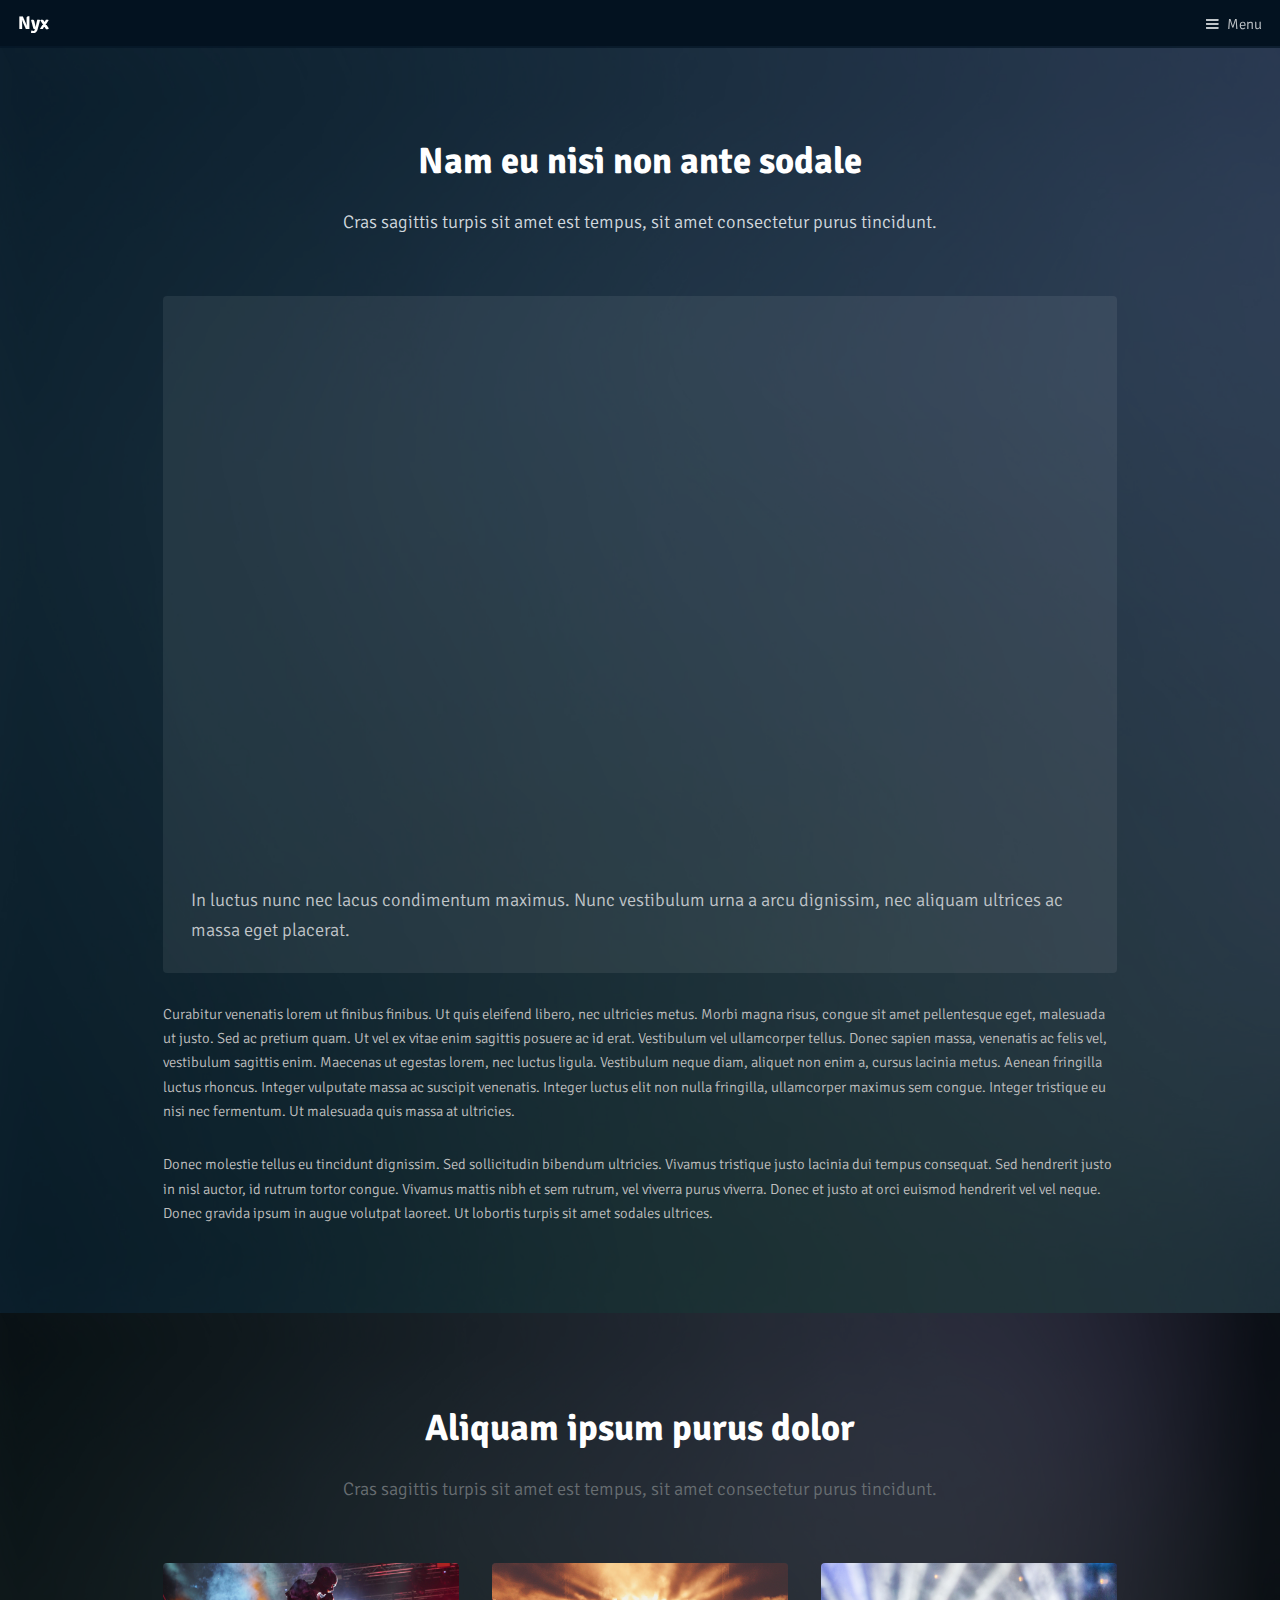
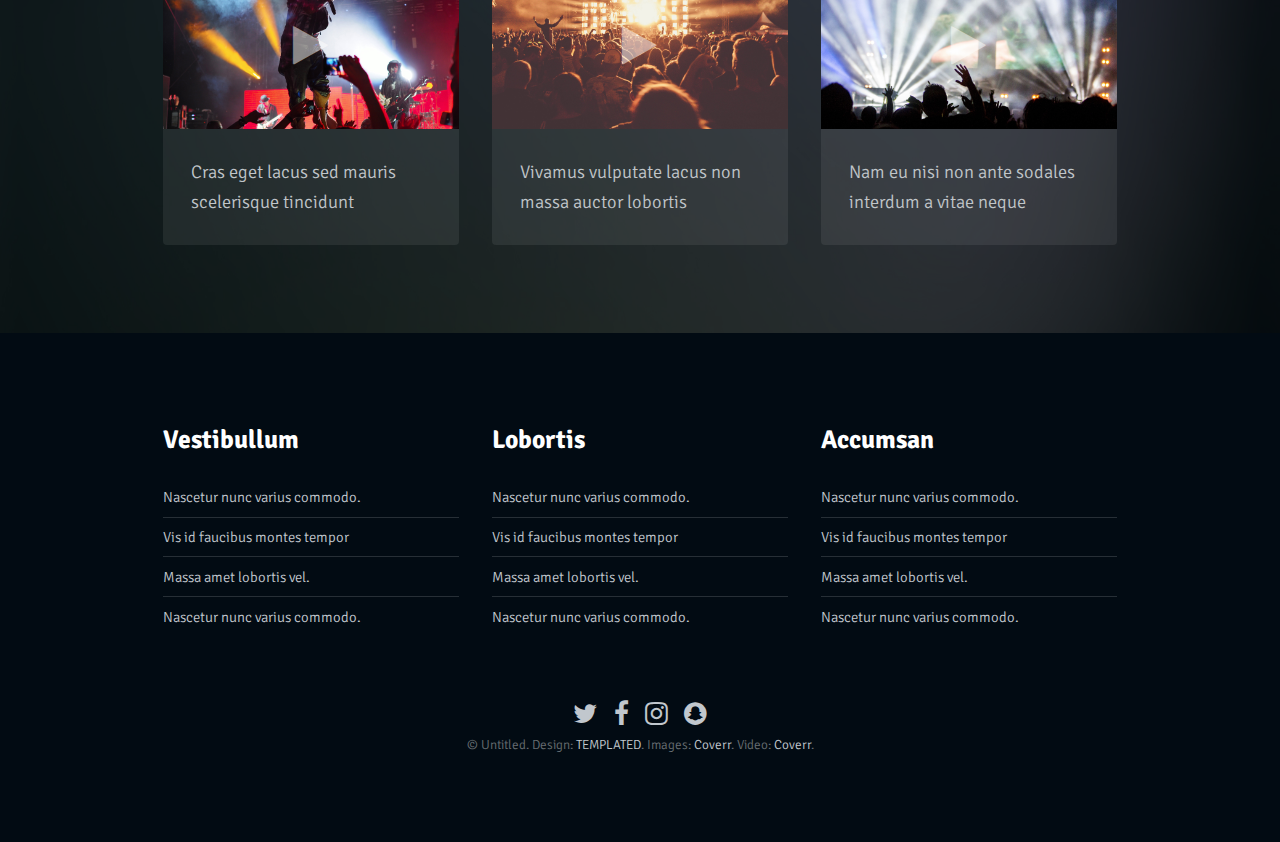
<file: generic.html>
<!DOCTYPE HTML>
<html>
	<head>
		<title>Nyx</title>
		<meta charset="utf-8" />
		<meta name="viewport" content="width=device-width, initial-scale=1" />
		<link rel="stylesheet" href="assets/css/main.css" />
	</head>
	<body class="subpage">

		<!-- Header -->
			<header id="header">
				<h1><a href="#">Nyx</span></a></h1>
				<a href="#menu">Menu</a>
			</header>

		<!-- Nav -->
			<nav id="menu">
				<ul class="links">
					<li><a href="index.html">Home</a></li>
					<li><a href="generic.html">Generic</a></li>
					<li><a href="elements.html">Elements</a></li>
				</ul>
			</nav>

		<!-- Main -->
			<div id="main">

			<!-- One -->
				<section class="wrapper style1">
					<div class="inner">
						<header class="align-center">
							<h2>Nam eu nisi non ante sodale</h2>
							<p>Cras sagittis turpis sit amet est tempus, sit amet consectetur purus tincidunt.</p>
						</header>
						<div class="video">
							<div class="video-wrapper">
								<iframe width="560" height="315" src="https://www.youtube.com/embed/s6zR2T9vn2c" frameborder="0" allowfullscreen></iframe>
							</div>
							<p class="caption">
								In luctus nunc nec lacus condimentum maximus. Nunc vestibulum urna a arcu dignissim, nec aliquam ultrices ac massa eget placerat.
							</p>
						</div>
						<p>Curabitur venenatis lorem ut finibus finibus. Ut quis eleifend libero, nec ultricies metus. Morbi magna risus, congue sit amet pellentesque eget, malesuada ut justo. Sed ac pretium quam. Ut vel ex vitae enim sagittis posuere ac id erat. Vestibulum vel ullamcorper tellus. Donec sapien massa, venenatis ac felis vel, vestibulum sagittis enim. Maecenas ut egestas lorem, nec luctus ligula. Vestibulum neque diam, aliquet non enim a, cursus lacinia metus. Aenean fringilla luctus rhoncus. Integer vulputate massa ac suscipit venenatis. Integer luctus elit non nulla fringilla, ullamcorper maximus sem congue. Integer tristique eu nisi nec fermentum. Ut malesuada quis massa at ultricies.</p>
						<p>Donec molestie tellus eu tincidunt dignissim. Sed sollicitudin bibendum ultricies. Vivamus tristique justo lacinia dui tempus consequat. Sed hendrerit justo in nisl auctor, id rutrum tortor congue. Vivamus mattis nibh et sem rutrum, vel viverra purus viverra. Donec et justo at orci euismod hendrerit vel vel neque. Donec gravida ipsum in augue volutpat laoreet. Ut lobortis turpis sit amet sodales ultrices.</p>
					</div>
				</section>

			<!-- Three -->
				<section class="wrapper ">
					<div class="inner">
						<header class="align-center">
							<h2>Aliquam ipsum purus dolor</h2>
							<p>Cras sagittis turpis sit amet est tempus, sit amet consectetur purus tincidunt.</p>
						</header>

						<!-- 3 Column Video Section -->
							<div class="flex flex-3">
								<div class="video col">
									<div class="image fit">
										<img src="images/pic09.jpg" alt="" />
										<div class="arrow">
											<div class="icon fa-play"></div>
										</div>
									</div>
									<p class="caption">
										Cras eget lacus sed mauris scelerisque tincidunt
									</p>
									<a href="generic.html" class="link"><span>Click Me</span></a>
								</div>
								<div class="video col">
									<div class="image fit">
										<img src="images/pic10.jpg" alt="" />
										<div class="arrow">
											<div class="icon fa-play"></div>
										</div>
									</div>
									<p class="caption">
										Vivamus vulputate lacus non massa auctor lobortis
									</p>
									<a href="generic.html" class="link"><span>Click Me</span></a>
								</div>
								<div class="video col">
									<div class="image fit">
										<img src="images/pic11.jpg" alt="" />
										<div class="arrow">
											<div class="icon fa-play"></div>
										</div>
									</div>
									<p class="caption">
										Nam eu nisi non ante sodales interdum a vitae neque
									</p>
									<a href="generic.html" class="link"><span>Click Me</span></a>
								</div>
							</div>
					</div>
				</section>

			</div>

		<!-- Footer -->
			<footer id="footer">
				<div class="inner">
					<div class="flex flex-3">
						<div class="col">
							<h3>Vestibullum</h3>
							<ul class="alt">
								<li><a href="#">Nascetur nunc varius commodo.</a></li>
								<li><a href="#">Vis id faucibus montes tempor</a></li>
								<li><a href="#">Massa amet lobortis vel.</a></li>
								<li><a href="#">Nascetur nunc varius commodo.</a></li>
							</ul>
						</div>
						<div class="col">
							<h3>Lobortis</h3>
							<ul class="alt">
								<li><a href="#">Nascetur nunc varius commodo.</a></li>
								<li><a href="#">Vis id faucibus montes tempor</a></li>
								<li><a href="#">Massa amet lobortis vel.</a></li>
								<li><a href="#">Nascetur nunc varius commodo.</a></li>
							</ul>
						</div>
						<div class="col">
							<h3>Accumsan</h3>
							<ul class="alt">
								<li><a href="#">Nascetur nunc varius commodo.</a></li>
								<li><a href="#">Vis id faucibus montes tempor</a></li>
								<li><a href="#">Massa amet lobortis vel.</a></li>
								<li><a href="#">Nascetur nunc varius commodo.</a></li>
							</ul>
						</div>
					</div>
				</div>
				<div class="copyright">
					<ul class="icons">
						<li><a href="#" class="icon fa-twitter"><span class="label">Twitter</span></a></li>
						<li><a href="#" class="icon fa-facebook"><span class="label">Facebook</span></a></li>
						<li><a href="#" class="icon fa-instagram"><span class="label">Instagram</span></a></li>
						<li><a href="#" class="icon fa-snapchat"><span class="label">Snapchat</span></a></li>
					</ul>
					&copy; Untitled. Design: <a href="https://templated.co">TEMPLATED</a>. Images: <a href="https://unsplash.com">Coverr</a>. Video: <a href="https://coverr.co">Coverr</a>.
				</div>
			</footer>

		<!-- Scripts -->
			<script src="assets/js/jquery.min.js"></script>
			<script src="assets/js/jquery.scrolly.min.js"></script>
			<script src="assets/js/skel.min.js"></script>
			<script src="assets/js/util.js"></script>
			<script src="assets/js/main.js"></script>

	</body>
</html>
</file>
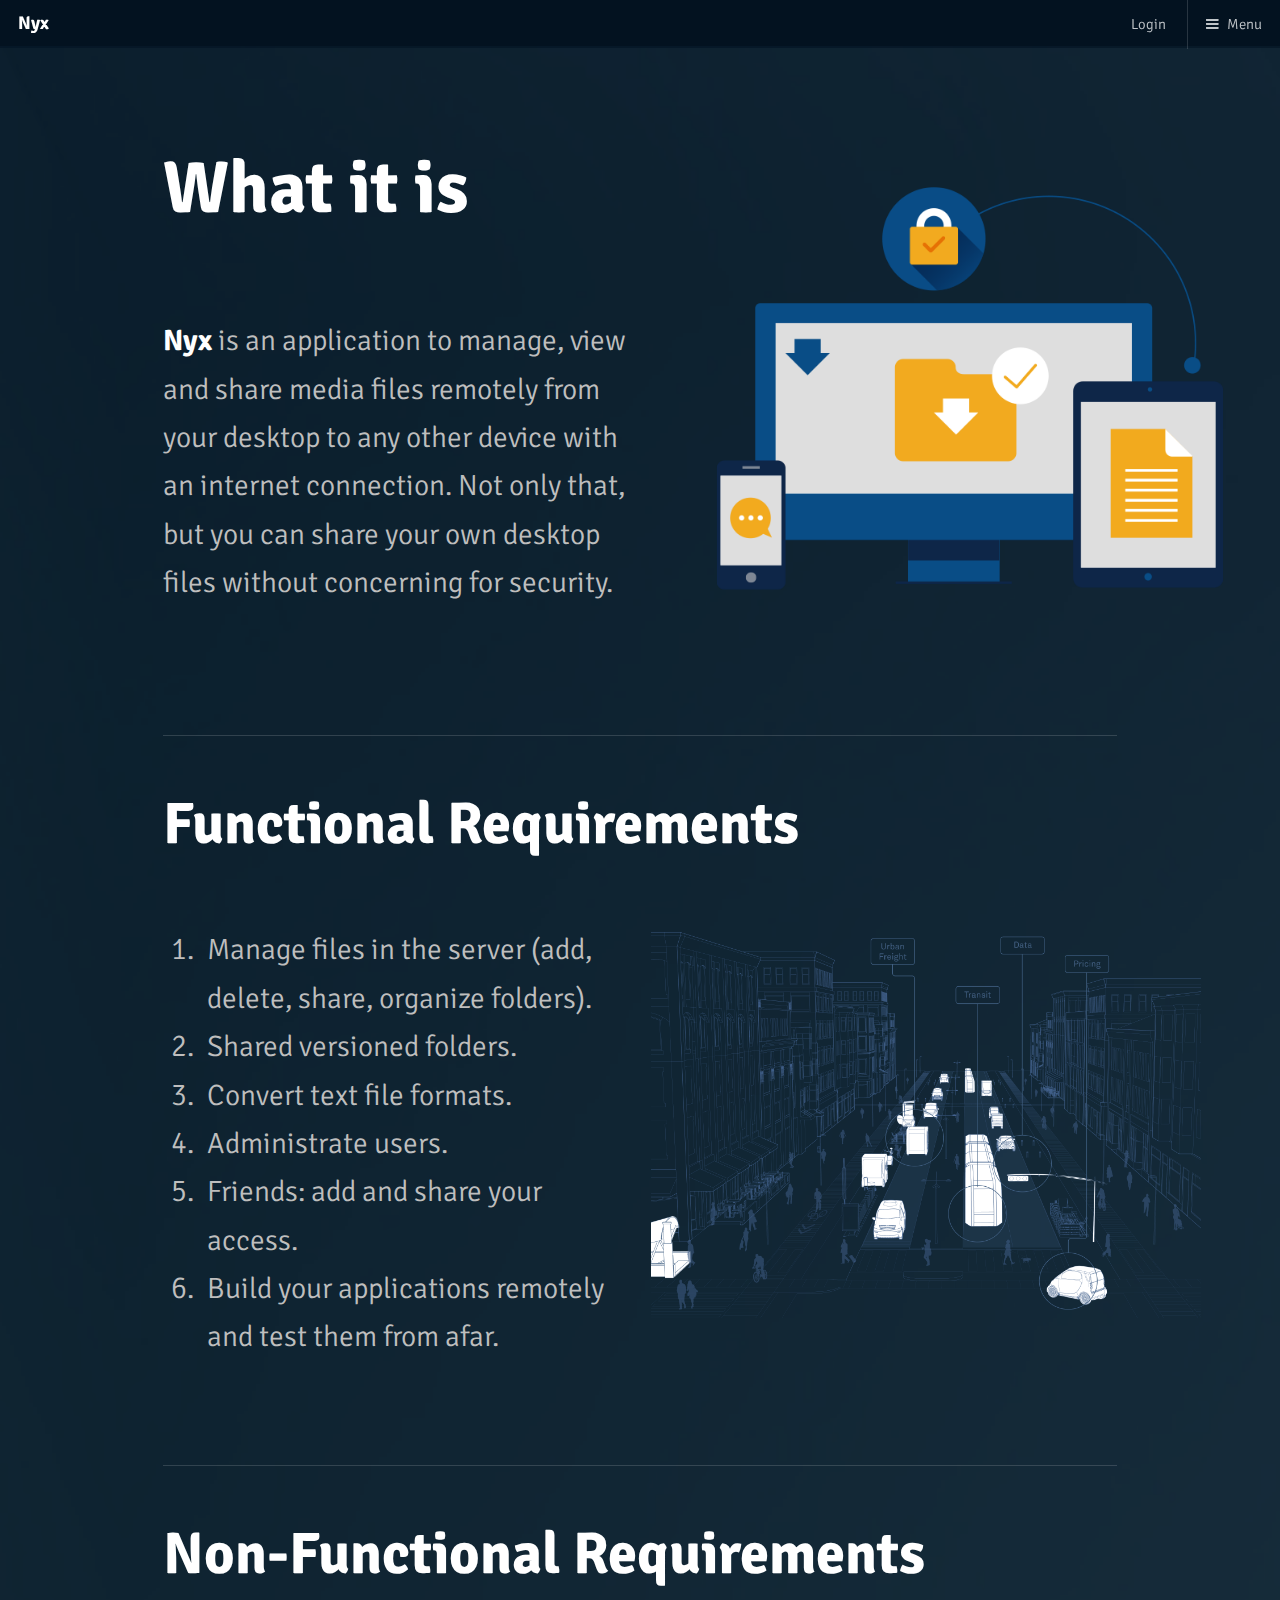
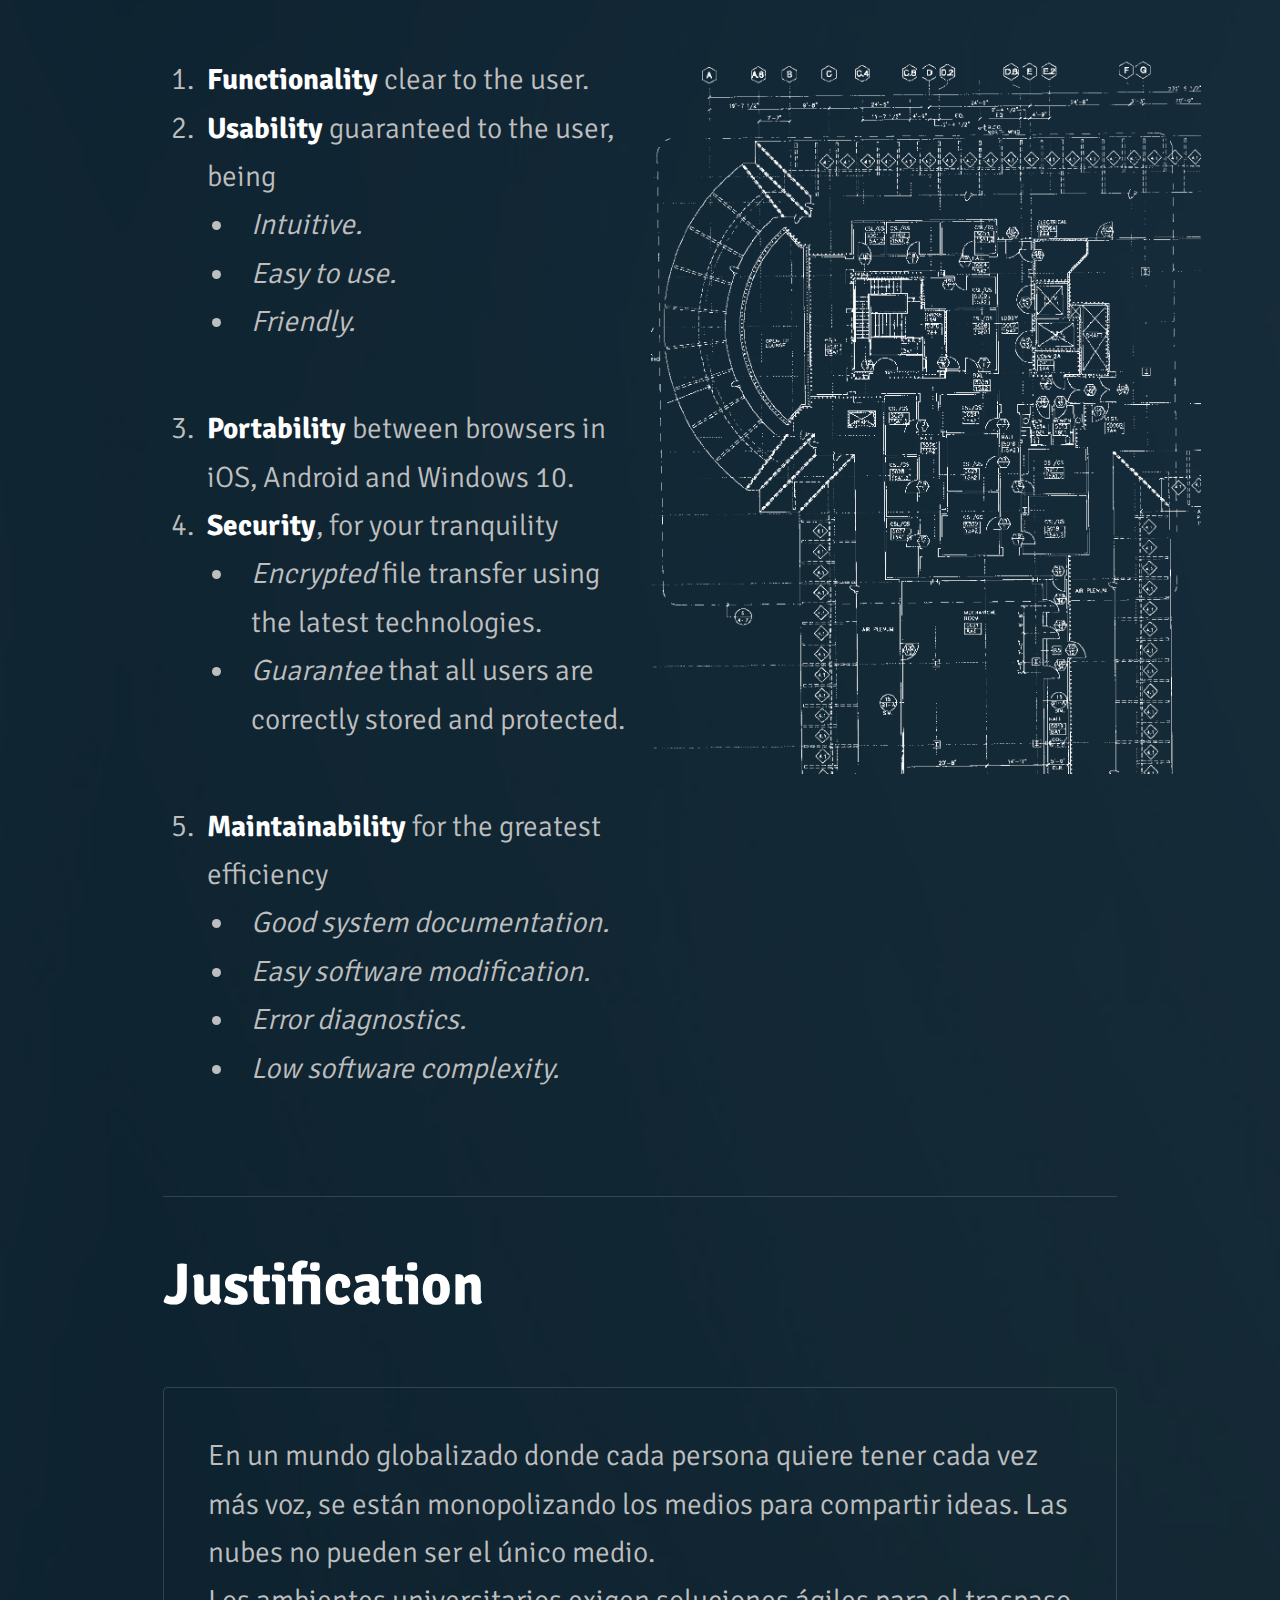
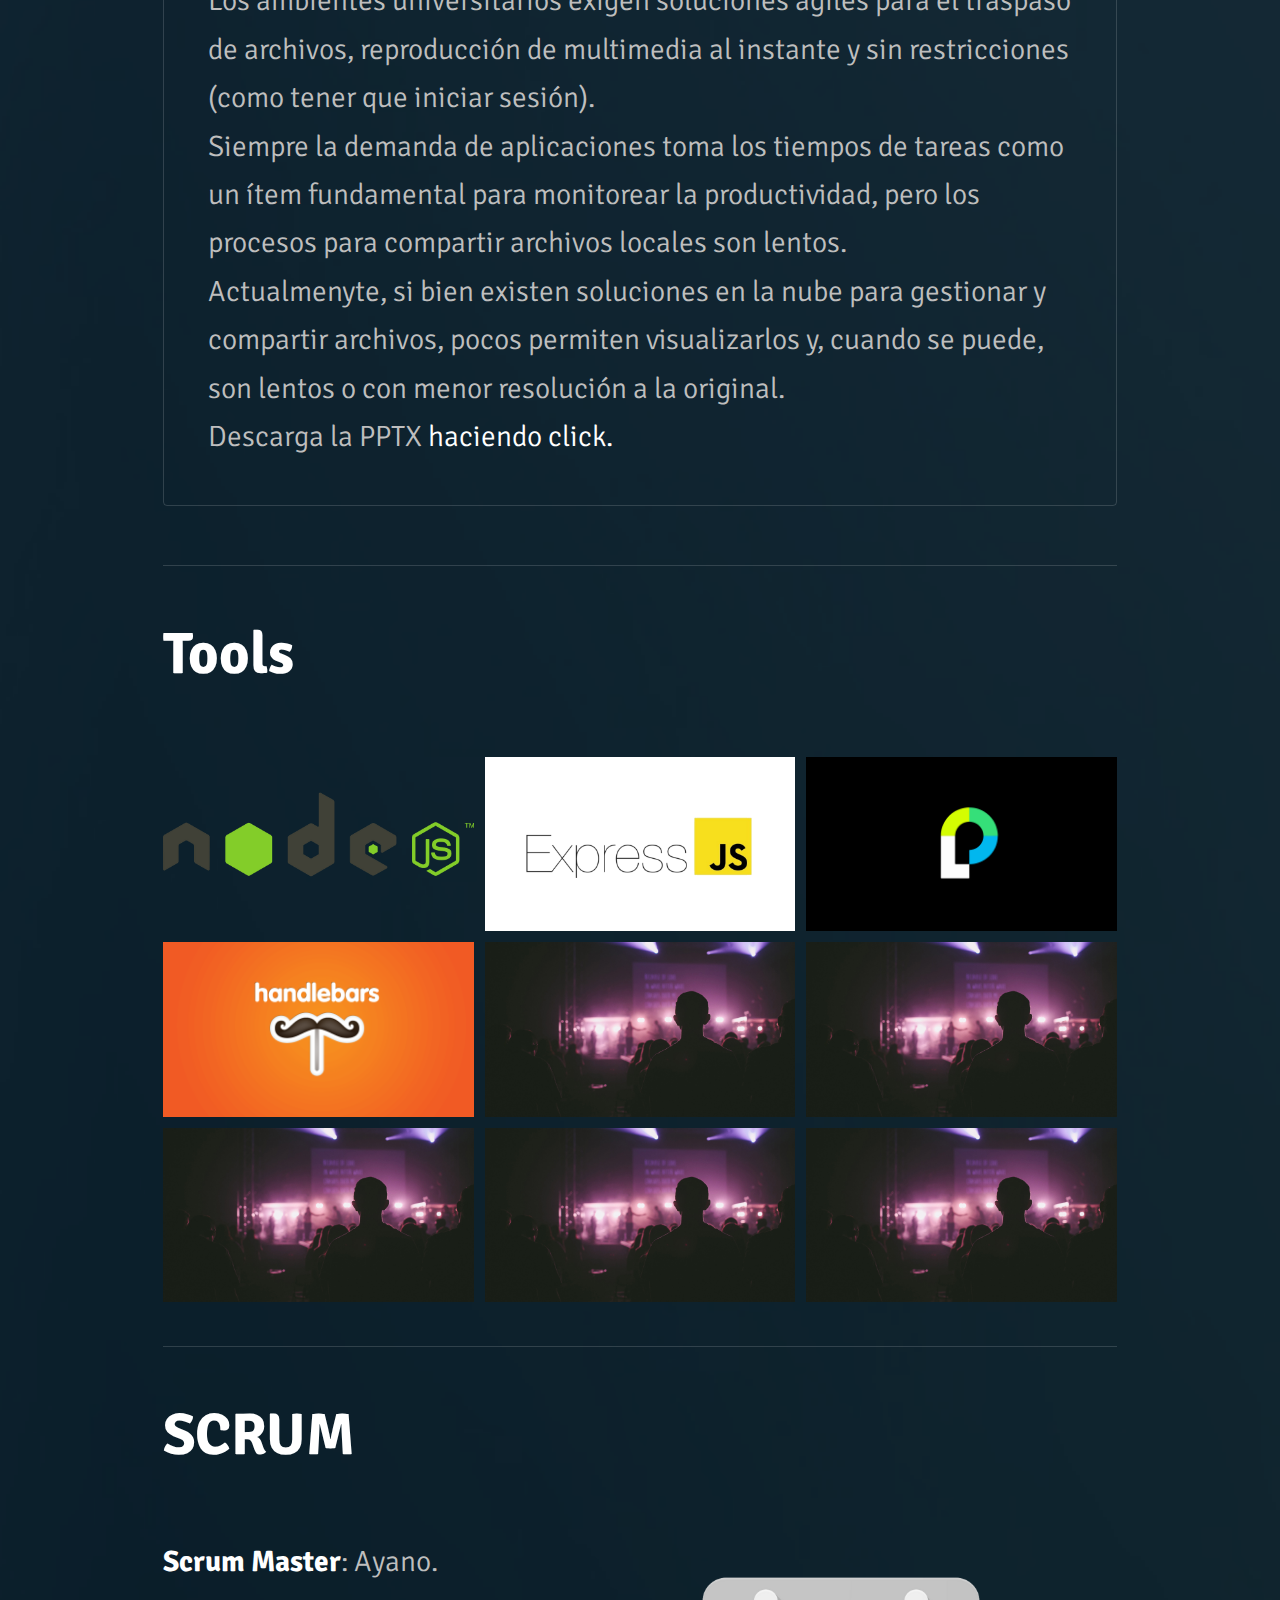
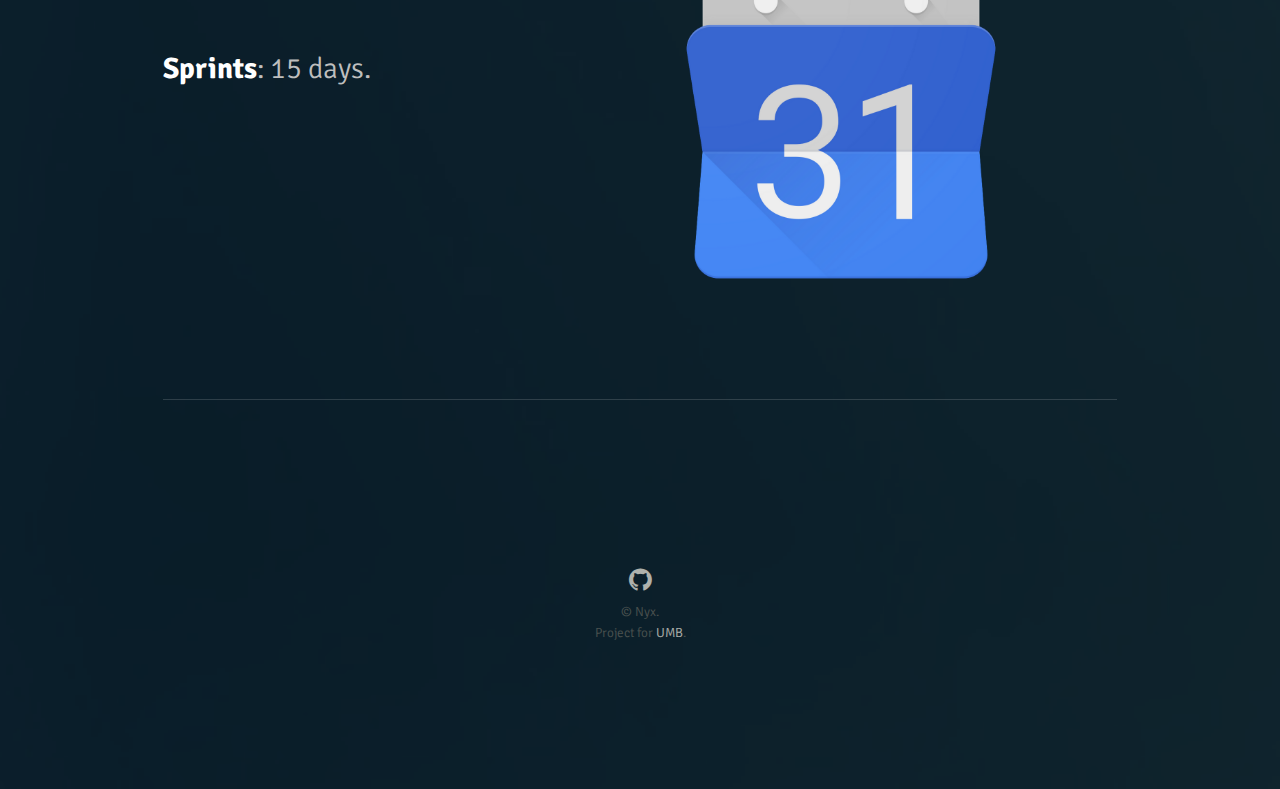
<file: objectives.html>
<!DOCTYPE HTML>
<html>
	<head>
		<title>Nyx</title>
		<meta charset="utf-8" />
		<meta name="viewport" content="width=device-width, initial-scale=1" />
		<link rel="stylesheet" href="assets/css/main.css" />
	</head>
	<body class="subpage">

		<!-- Header -->
		<header id="header">
			<h1><a href="index.html">Nyx</a></h1>
			<a href="login.html">Login</a>
			<a href="#menu">Menu</a>
		</header>

		<!-- Nav -->
		<nav id="menu">
			<ul class="links">
				<li><a href="index.html">Home</a></li>
				<li><a href="objectives.html">Objectives and Goals</a></li>
				<li><a href="diagrams.html">Diagrams</a></li>
				<li><a href="devblog.html">Devs Blog</a></li>
				<li><a href="scrumdev.html">Scrum</a></li>
				<li><a href="sprint1.html">Sprint 1</a></li>
				<li><a href="sprint2.html">Sprint 2</a></li>
				<li><a href="sprint3.html">Sprint 3</a></li>
				<li><a href="https://github.com/Nyxare/Nyx" class="icon fa-github"><span class="label">GitHub</span></a></li>
			</ul>
		</nav>

		<!-- Main -->
		<div id="main">
			<section class="wrapper style1">
			<div class="inner">

			<!-- Intro -->
				<div class="row">
					<section class="6u 12u$(medium)">
						<h2 class="fa-5x">What it is</h2>
						<p class="fa-2x"><strong>Nyx</strong> is an application to manage, view and share media files remotely from your desktop to any other device with an internet connection.
							Not only that, but you can share your own desktop files without concerning for security.</pclass="fa-2x">
					</section>
					<section class="3u 6u(medium) 12u$(small)">
						<p><img src="images/filesharing.png" alt="" width="650"/></p>
						</section>
				</div>

				<hr class="major" />

				<!-- Functional Requirements -->
					<h2 id="content" class="fa-4x">Functional Requirements</h2>
					<div class="row">
						<section class="6u 12u$(small)">
							<ol class="fa-2x">
								<li>Manage files in the server (add, delete, share, organize folders).</li>
								<li>Shared versioned folders.</li>
								<li>Convert text file formats.</li>
								<li>Administrate users.</li>
								<li>Friends: add and share your access.</li>
								<li>Build your applications remotely and test them from afar.</li>
							</ol>
						</section>
						<section class="6u 6u(medium) 12u$(small)">
							<p><img src="images/blueprint2.png" alt="" width="550"/></p>
						</section>
					</div>	

				<hr class="major" />

				<!-- Non-Functional Requirements -->
					<h2 id="content" class="fa-4x">Non-Functional Requirements</h2>
					<div class="row">
						<section class="6u 12u$(small)">
							<ol class="fa-2x">
								<li><b>Functionality</b> clear to the user.</li>
								<li><b>Usability</b> guaranteed to the user, being
									<ul>
										<li><i >Intuitive.</i></li>
										<li><i>Easy to use.</i></li>
										<li><i>Friendly.</i></li>
									</ul></li>
								<li><b>Portability</b> between browsers in iOS, Android and Windows 10.</li>
								<li><b>Security</b>, for your tranquility
									<ul>
										<li><i >Encrypted</i> file transfer using the latest technologies.</li>
										<li><i>Guarantee</i> that all users are correctly stored and protected.</li>
									</ul></li>
								<li><b>Maintainability</b> for the greatest efficiency
									<ul>
										<li><i >Good system documentation.</i></li>
										<li><i>Easy software modification.</i></li>
										<li><i>Error diagnostics.</i></li>
										<li><i>Low software complexity.</i></li>
									</ul></li>
							</ol>
						</section>
						<section class="6u 6u(medium) 12u$(small)">
							<p><img src="images/blueprint1.png" alt="" width="550"/></p>
						</section>
					</div>
					
					<hr class="major" />

				<!-- Justification -->
				<h2 id="content" class="fa-4x">Justification</h2>
				<div class="box fa-2x"><p>En un mundo globalizado donde cada persona quiere tener cada vez más voz, se están monopolizando los medios para compartir ideas. Las nubes no pueden ser el único medio.
				<br>
				Los ambientes universitarios exigen soluciones ágiles para el traspaso de archivos, reproducción de multimedia al instante y sin restricciones (como tener que iniciar sesión).
				<br>Siempre la demanda de aplicaciones toma los tiempos de tareas como un ítem fundamental para monitorear la productividad, pero los procesos para compartir archivos locales son lentos.
				<br>Actualmenyte, si bien existen soluciones en la nube para gestionar y compartir archivos, pocos permiten visualizarlos y, cuando se puede, son lentos o con menor resolución a la original.
				<br>Descarga la PPTX <a href="docs/PPT 1.pdf" download><b></b> haciendo click.</b> </a></p>
			</div>
					
				<hr class="major" />
					
				<!-- Tools -->
				<h2 id="content" class="fa-4x">Tools</h2>
					<div class="12u 12u$(small)">
						<div class="box alt">
							<div class="row 50% uniform">
								<div class="4u"><span class="image fit"><img src="images/logos/nodejs.png" alt="" /></span></div>
								<div class="4u"><span class="image fit"><img src="images/logos/expressJS.png" alt="" /></span></div>
								<div class="4u$"><span class="image fit"><img src="images/logos/passportJS.png" alt="" /></span></div>
								<!-- Break -->
								<div class="4u"><span class="image fit"><img src="images/logos/handlebarsJS.png" alt="" /></span></div>
								<div class="4u"><span class="image fit"><img src="images/pic01.jpg" alt="" /></span></div>
								<div class="4u$"><span class="image fit"><img src="images/pic01.jpg" alt="" /></span></div>
								<!-- Break -->
								<div class="4u"><span class="image fit"><img src="images/pic01.jpg" alt="" /></span></div>
								<div class="4u"><span class="image fit"><img src="images/pic01.jpg" alt="" /></span></div>
								<div class="4u$"><span class="image fit"><img src="images/pic01.jpg" alt="" /></span></div>
							</div>
						</div>
					</div>
						
					<hr class="major" />

				<!-- SCRUM -->
					<h2 id="content" class="fa-4x">SCRUM</h2>
					<div class="row">
						<section class="6u 12u$(small)">
							<p class="fa-2x"><b>Scrum Master</b>: Ayano.</p>
							<p class="fa-2x"><b>Sprints</b>: 15 days.</p>
						</section>
						<section class="6u 12u$(small)">
							<p><img src="images/calendar.png" alt="" width="380"/></p>
						</section>
					</div>
						
				<hr class="major" />
			
			</div>
				
		<!-- Footer -->
		<footer id="footer">
			<div class="copyright">
				<ul class="icons">
					<li><a href="https://github.com/Nyxare/Nyx" class="icon fa-github"><span class="label">GitHub</span></a></li>
				</ul>
				&copy; Nyx.
				<br>Project for <a href="https://umb.edu.co/">UMB</a>.
			</div>
		</footer>

		<!-- Scripts -->
			<script src="assets/js/jquery.min.js"></script>
			<script src="assets/js/jquery.scrolly.min.js"></script>
			<script src="assets/js/skel.min.js"></script>
			<script src="assets/js/util.js"></script>
			<script src="assets/js/main.js"></script>

	</body>
</html>
</file>
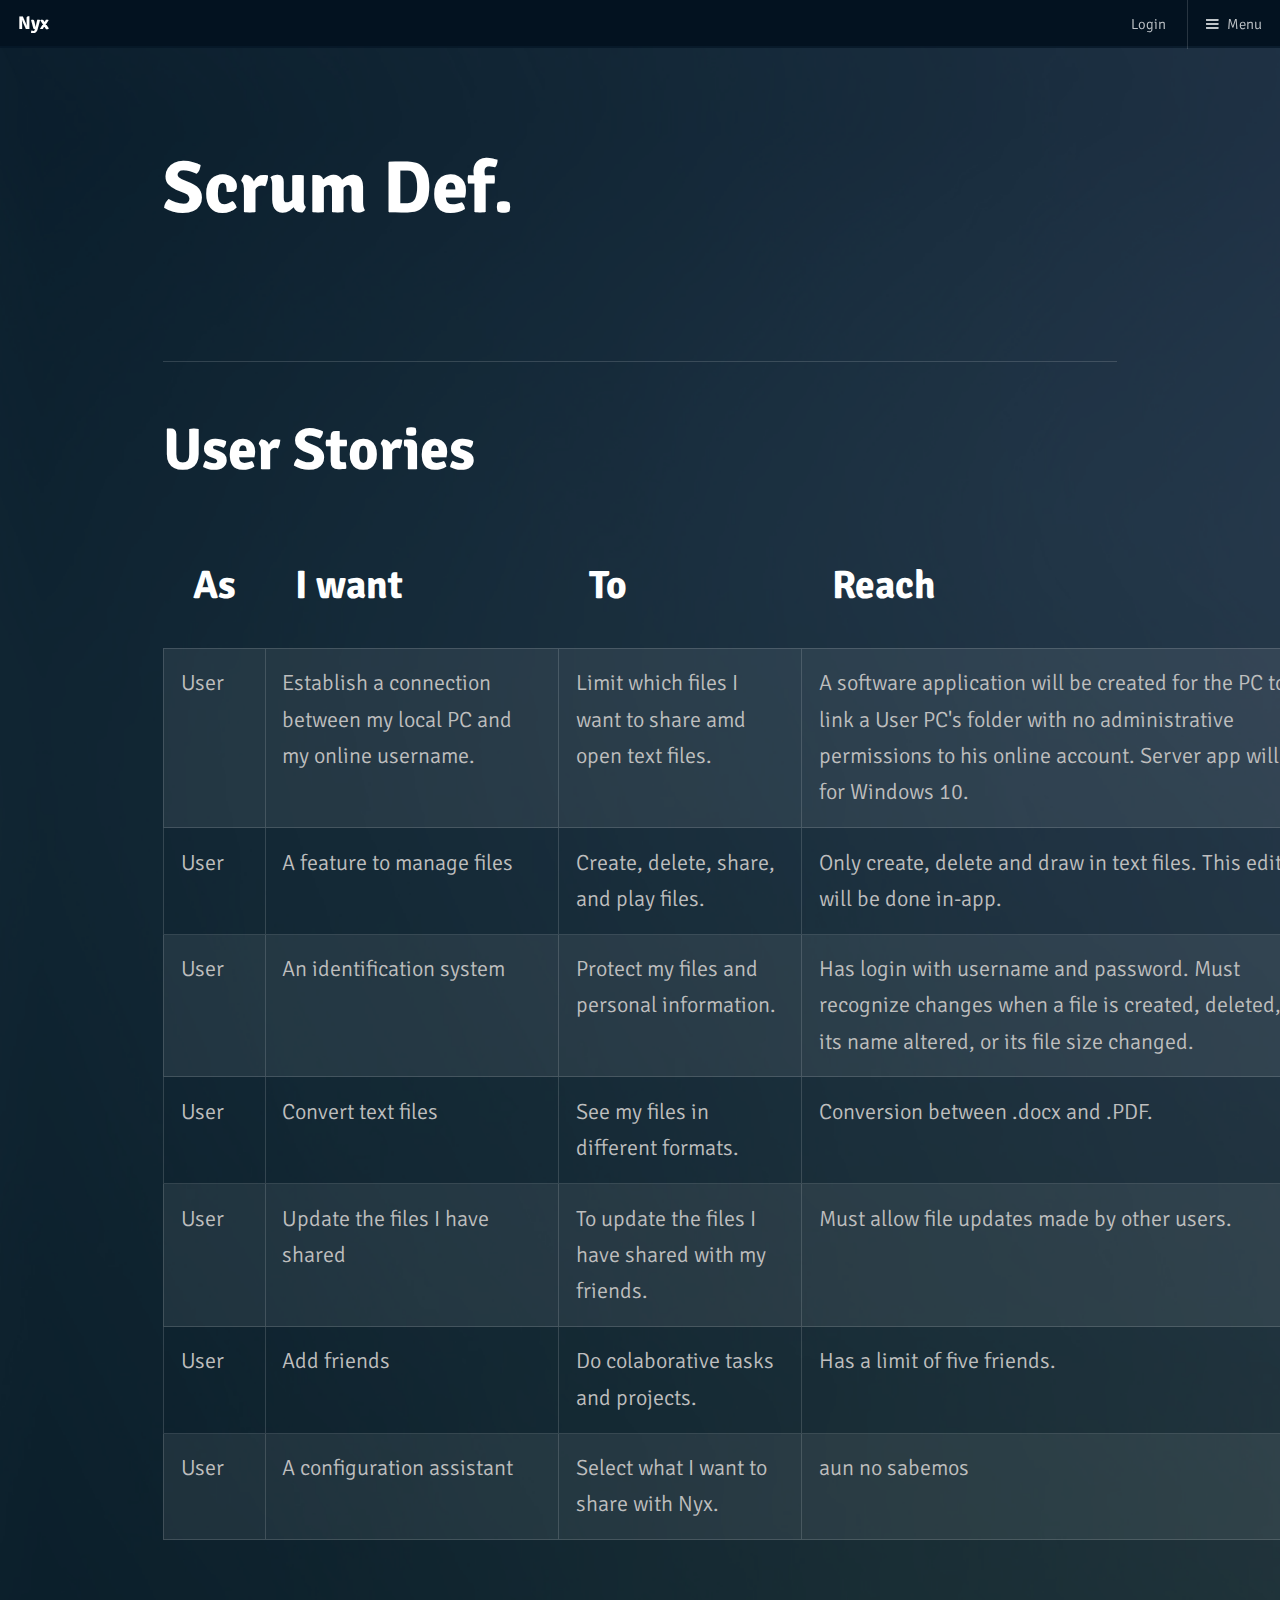
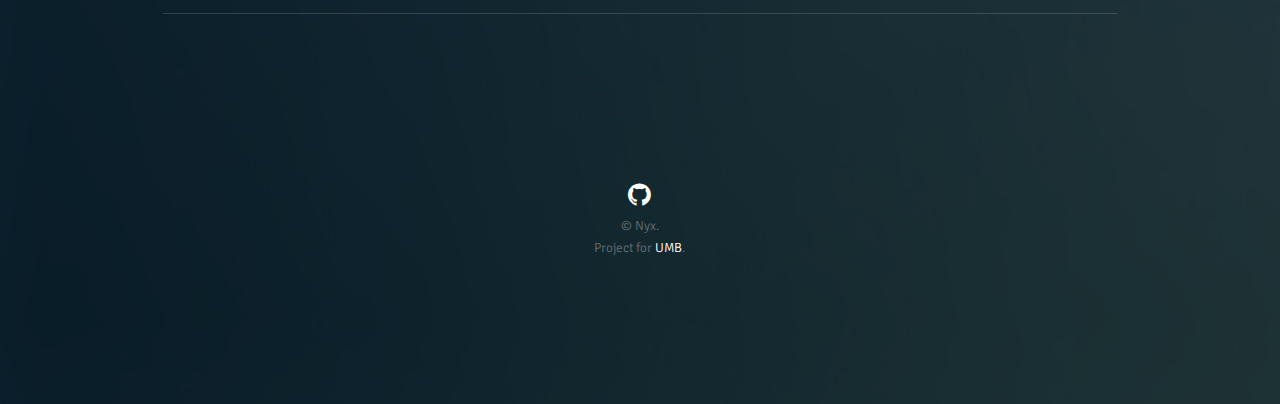
<file: scrumdev.html>
<!DOCTYPE HTML>
<html>
	<head>
		<title>Nyx</title>
		<meta charset="utf-8" />
		<meta name="viewport" content="width=device-width, initial-scale=1" />
		<link rel="stylesheet" href="assets/css/main.css" />
	</head>
	<body class="subpage">

		<!-- Header -->
		<header id="header">
			<h1><a href="index.html">Nyx</a></h1>
			<a href="login.html">Login</a>
			<a href="#menu">Menu</a>
		</header>

		<!-- Nav -->
		<nav id="menu">
			<ul class="links">
				<li><a href="index.html">Home</a></li>
				<li><a href="objectives.html">Objectives and Goals</a></li>
				<li><a href="diagrams.html">Diagrams</a></li>
				<li><a href="devblog.html">Devs Blog</a></li>
				<li><a href="scrumdev.html">Scrum</a></li>
				<li><a href="sprint1.html">Sprint 1</a></li>
				<li><a href="sprint2.html">Sprint 2</a></li>
				<li><a href="sprint3.html">Sprint 3</a></li>
				<li><a href="https://github.com/Nyxare/Nyx" class="icon fa-github"><span class="label">GitHub</span></a></li>
			</ul>
		</nav>

		<!-- Main -->
		<div id="main">
			<section class="wrapper style1">
			<div class="inner">

			<!-- Intro -->
				<div class="row">
					<section class="6u 12u$(medium)">
						<h2 class="fa-5x">Scrum Def.</h2>
					</section>
					<section class="3u 6u(medium) 12u$(small)">
					</section>
				</div>

				<hr class="major" />

				
	
				<!-- User Stories -->
					<div class="inner">		
						<h2 id="content" class="fa-4x">User Stories</h2>
						<div class="table-wrapper">
							<table class="alt">
								<thead class="fa-3x">
									<tr>
										<th>As</th>
										<th>I want</th>
										<th>To</th>
										<th>Reach</th>
									</tr>
								</thead>
								<tbody>	
									<tr>
										<td center>User</td>
										<td>Establish a connection between my local PC and my online username.</td>
										<td>Limit which files I want to share amd open text files.</td>
										<td>A software application will be created for the PC to link a User PC's folder with no administrative permissions to his online account. Server app will be for Windows 10.</td>
									</tr>
									<tr>
										<td center>User</td>
										<td>A feature to manage files</td>
										<td>Create, delete, share, and play files.</td>
										<td>Only create, delete and draw in text files. This edits will be done in-app.</td>
									</tr>
									
									<tr>
										<td center>User</td>
										<td>An identification system</td>
										<td>Protect my files and personal information.</td>
										<td>Has login with username and password. Must recognize changes when a file is created, deleted, has its name altered, or its file size changed.</td>
									</tr>
									<tr>
										<td center>User</td>
										<td>Convert text files</td>
										<td>See my files in different formats.</td>
										<td>Conversion between .docx and .PDF.</td>
									</tr>
									<tr>
										<td center>User</td>
										<td>Update the files I have shared</td>
										<td>To update the files I have shared with my friends.</td>
										<td>Must allow file updates made by other users.</td>
									</tr>
									<tr>
										<td center>User</td>
										<td>Add friends</td>
										<td>Do colaborative tasks and projects.</td>
										<td>Has a limit of five friends.</td>
									</tr>
									<tr>
										<td center>User</td>
										<td>A configuration assistant</td>
										<td>Select what I want to share with Nyx.</td>
										<td>aun no sabemos</td>
										</tr>
								</tbody>
							</table>
						</div>
					</div>
				
				<hr class="major" />
				


		<!-- Footer -->
		<footer id="footer">
			<div class="copyright">
				<ul class="icons">
					<li><a href="https://github.com/Nyxare/Nyx" class="icon fa-github"><span class="label">GitHub</span></a></li>
				</ul>
				&copy; Nyx.
				<br>Project for <a href="https://umb.edu.co/">UMB</a>.
			</div>
		</footer>

		<!-- Scripts -->
			<script src="assets/js/jquery.min.js"></script>
			<script src="assets/js/jquery.scrolly.min.js"></script>
			<script src="assets/js/skel.min.js"></script>
			<script src="assets/js/util.js"></script>
			<script src="assets/js/main.js"></script>

	</body>
</html>
</file>
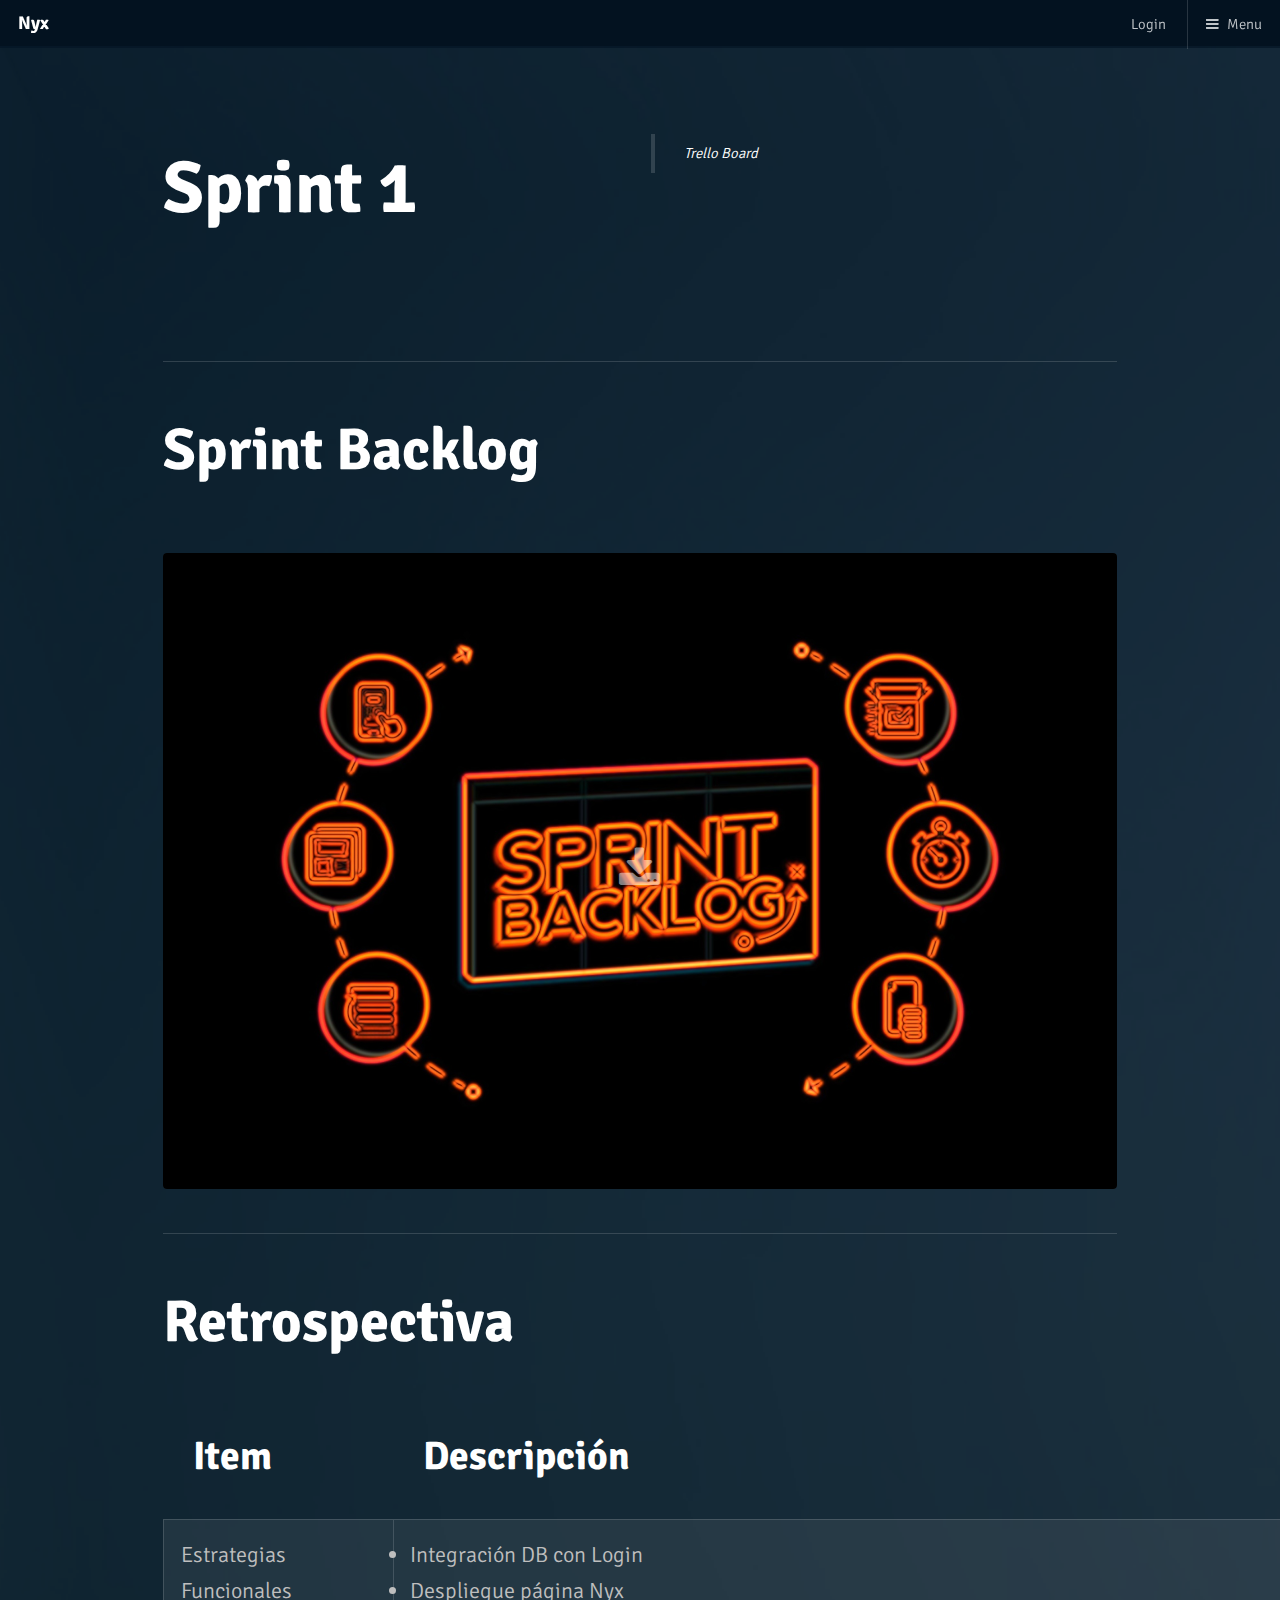
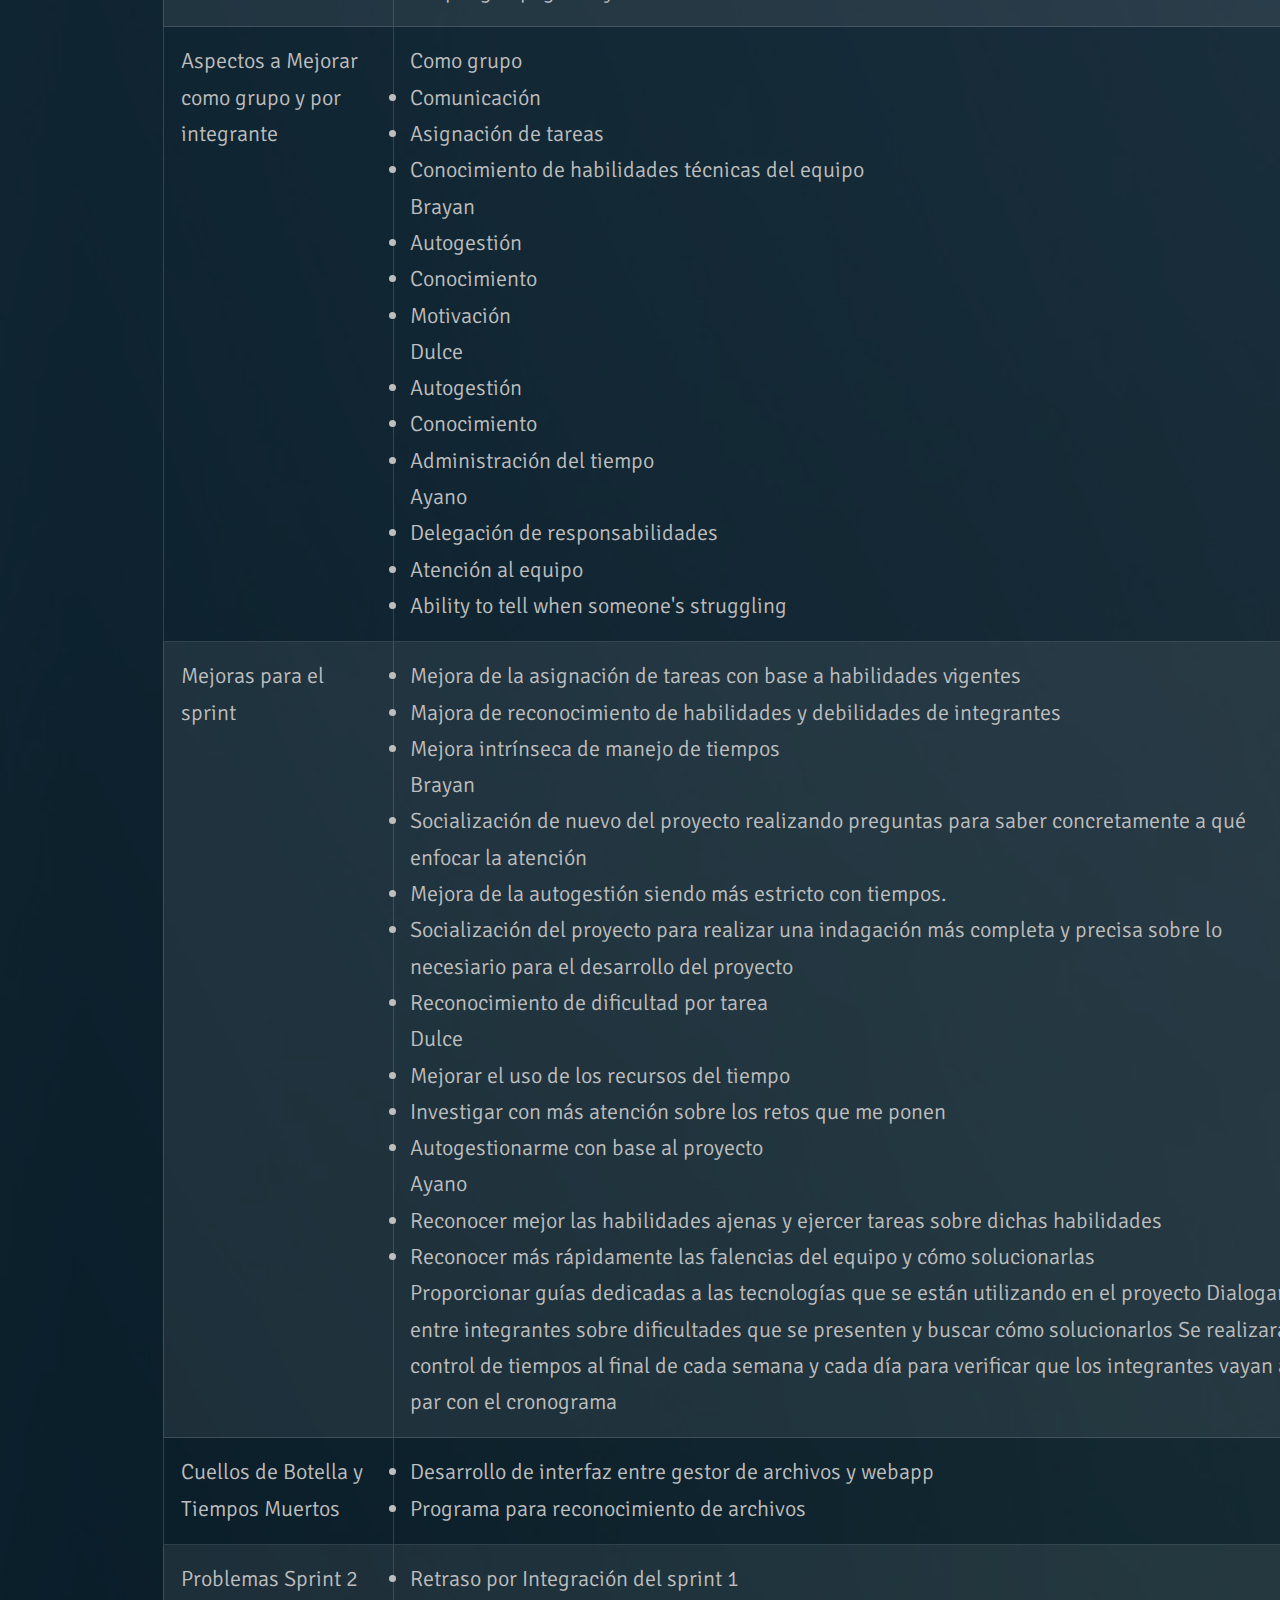
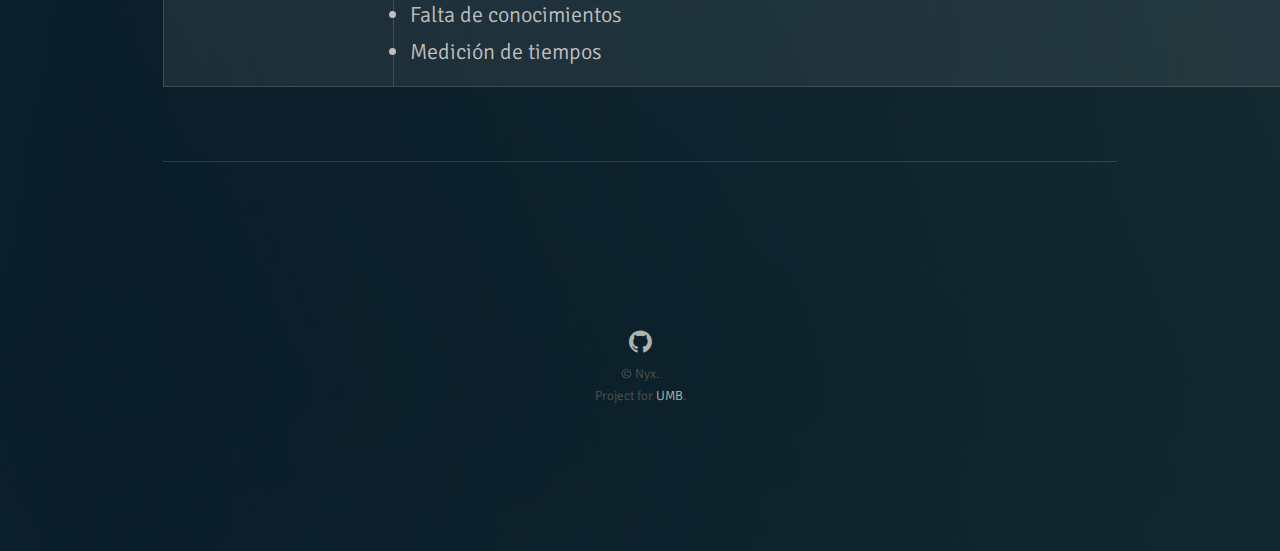
<file: sprint1.html>
<!DOCTYPE HTML>
<html>
	<head>
		<title>Nyx</title>
		<meta charset="utf-8" />
		<meta name="viewport" content="width=device-width, initial-scale=1" />
		<link rel="stylesheet" href="assets/css/main.css" />
	</head>
	<body class="subpage">

		<!-- Header -->
		<header id="header">
			<h1><a href="index.html">Nyx</a></h1>
			<a href="login.html">Login</a>
			<a href="#menu">Menu</a>
		</header>

		<!-- Nav -->
		<nav id="menu">
			<ul class="links">
				<li><a href="index.html">Home</a></li>
				<li><a href="objectives.html">Objectives and Goals</a></li>
				<li><a href="diagrams.html">Diagrams</a></li>
				<li><a href="devblog.html">Devs Blog</a></li>
				<li><a href="scrumdev.html">Scrum</a></li>
				<li><a href="sprint1.html">Sprint 1</a></li>
				<li><a href="sprint2.html">Sprint 2</a></li>
				<li><a href="https://github.com/Nyxare/Nyx" class="icon fa-github"><span class="label">GitHub</span></a></li>
			</ul>
		</nav>

		<!-- Main -->
		<div id="main">
			<section class="wrapper style1">
			<div class="inner">

			<!-- Intro -->
				<div class="row">
					<section class="6u 12u$(medium)">
						<h2 class="fa-5x">Sprint 1</h2>
					</section>
					<section class="3u 6u(medium) 12u$(small)">
						<!-- Trello -->
				<blockquote class="trello-board-compact">
					<a href="https://trello.com/b/5PFzhXeZ" >Trello Board</a>
				  </blockquote>
				  <script src="https://p.trellocdn.com/embed.min.js"></script>
						</section>
				</div>

				<hr class="major" />

				<!-- SPRINT BACKLOG -->

				<h2 id="content" class="fa-4x">Sprint Backlog</h2>
				<div class="video col">
						<div class="image fit">
							<img src="images/h_obtener_componentes_sprint_blacklog.jpg" alt="" />
							<div class="arrow">
								<div class="icon fa-download"></div>
							</div>
						</div>
						<a href="docs/PMOInformatica Plantilla de Sprint Backlog.xlsx" class="link" download><span>Click Me</span></a>
					</div>
				<hr class="major" />
	
				<!-- User Stories -->
					<div class="inner">		
						<h2 id="content" class="fa-4x">Retrospectiva</h2>
						<div class="table-wrapper">
							<table class="alt">
								<thead class="fa-3x">
									<tr>
										<th>Item</th>
										<th>Descripción</th>
									</tr>
								</thead>
								<tbody>	
									<tr>
										<td center>Estrategias Funcionales</td>
										<td>
											<li>Integración DB con Login</li>
											<li>Despliegue página Nyx</li>
										</td>
									</tr>
									<tr>
										<td center>Aspectos a Mejorar como grupo y por integrante</td>
										<td>Como grupo
											<li>Comunicación</li>
											<li>Asignación de tareas</li>
											<li>Conocimiento de habilidades técnicas del equipo</li>
											Brayan
											<li>Autogestión</li>
											<li>Conocimiento</li>
											<li>Motivación</li>
											Dulce
											<li>Autogestión</li>
											<li>Conocimiento</li>
											<li>Administración del tiempo</li>
											Ayano
											<li>Delegación de responsabilidades</li>
											<li>Atención al equipo</li>
											<li>Ability to tell when someone's struggling</li>
										</td>
									</tr>
									<tr>
										<td center>Mejoras para el sprint</td>
										<td>
											<li>Mejora de la asignación de tareas con base a habilidades vigentes</li>
											<li>Majora de reconocimiento de habilidades y debilidades de integrantes</li>
											<li>Mejora intrínseca de manejo de tiempos</li>
											Brayan
											<li>Socialización de nuevo del proyecto realizando preguntas para saber concretamente a qué enfocar la atención</li>
											<li>Mejora de la autogestión siendo más estricto con tiempos.</li>
											<li>Socialización del proyecto para realizar una indagación más completa y precisa sobre lo necesiario para el desarrollo del proyecto</li>
											<li>Reconocimiento de dificultad por tarea</li>
											Dulce
											<li>Mejorar el uso de los recursos del tiempo</li>
											<li>Investigar con más atención sobre los retos que me ponen</li>
											<li>Autogestionarme con base al proyecto</li>
											Ayano
											<li>Reconocer mejor las habilidades ajenas y ejercer tareas sobre dichas habilidades</li>
											<li>Reconocer más rápidamente las falencias del equipo y cómo solucionarlas</li>
											Proporcionar guías dedicadas a las tecnologías que se están utilizando en el proyecto
											Dialogar entre integrantes sobre dificultades que se presenten y buscar cómo solucionarlos
											Se realizará un control de tiempos al final de cada semana y cada día para verificar que los integrantes vayan a la par con el cronograma
										</td>
									</tr>
									<tr>
										<td center>Cuellos de Botella y Tiempos Muertos</td>
										<td>
											<li>Desarrollo de interfaz entre gestor de archivos y webapp</li>
											<li>Programa para reconocimiento de archivos</li>
										</td>
									</tr>
									<tr>
										<td center>Problemas Sprint 2</td>
										<td>
											<li>Retraso por Integración del sprint 1</li>
											<li>Falta de conocimientos</li>
											<li>Medición de tiempos</li>
										</td>
									</tr>
								</tbody>
							</table>
						</div>
					</div>
				
				<hr class="major" />


			</div>

		<!-- Footer -->
		<footer id="footer">
			<div class="copyright">
				<ul class="icons">
					<li><a href="https://github.com/Nyxare/Nyx" class="icon fa-github"><span class="label">GitHub</span></a></li>
				</ul>
				&copy; Nyx.
				<br>Project for <a href="https://umb.edu.co/">UMB</a>.
			</div>
		</footer>

		<!-- Scripts -->
			<script src="assets/js/jquery.min.js"></script>
			<script src="assets/js/jquery.scrolly.min.js"></script>
			<script src="assets/js/skel.min.js"></script>
			<script src="assets/js/util.js"></script>
			<script src="assets/js/main.js"></script>

	</body>
</html>
</file>
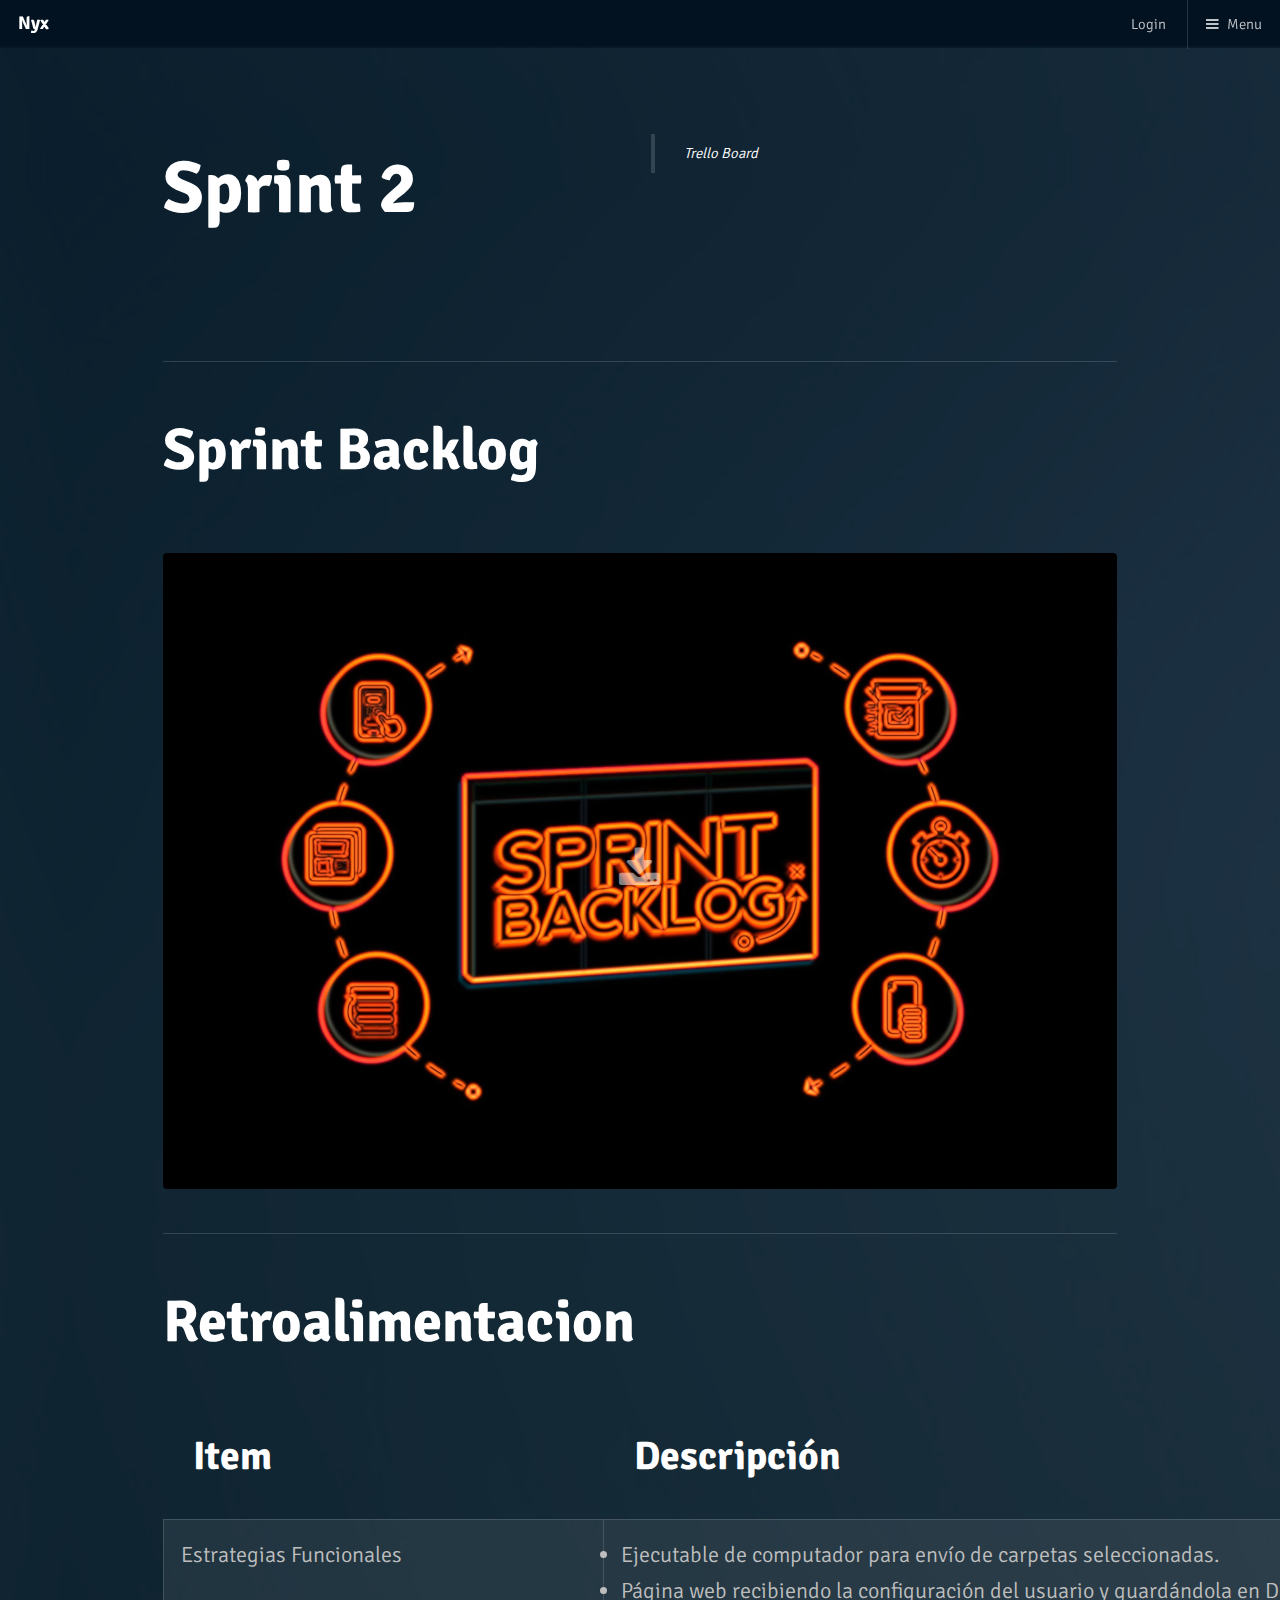
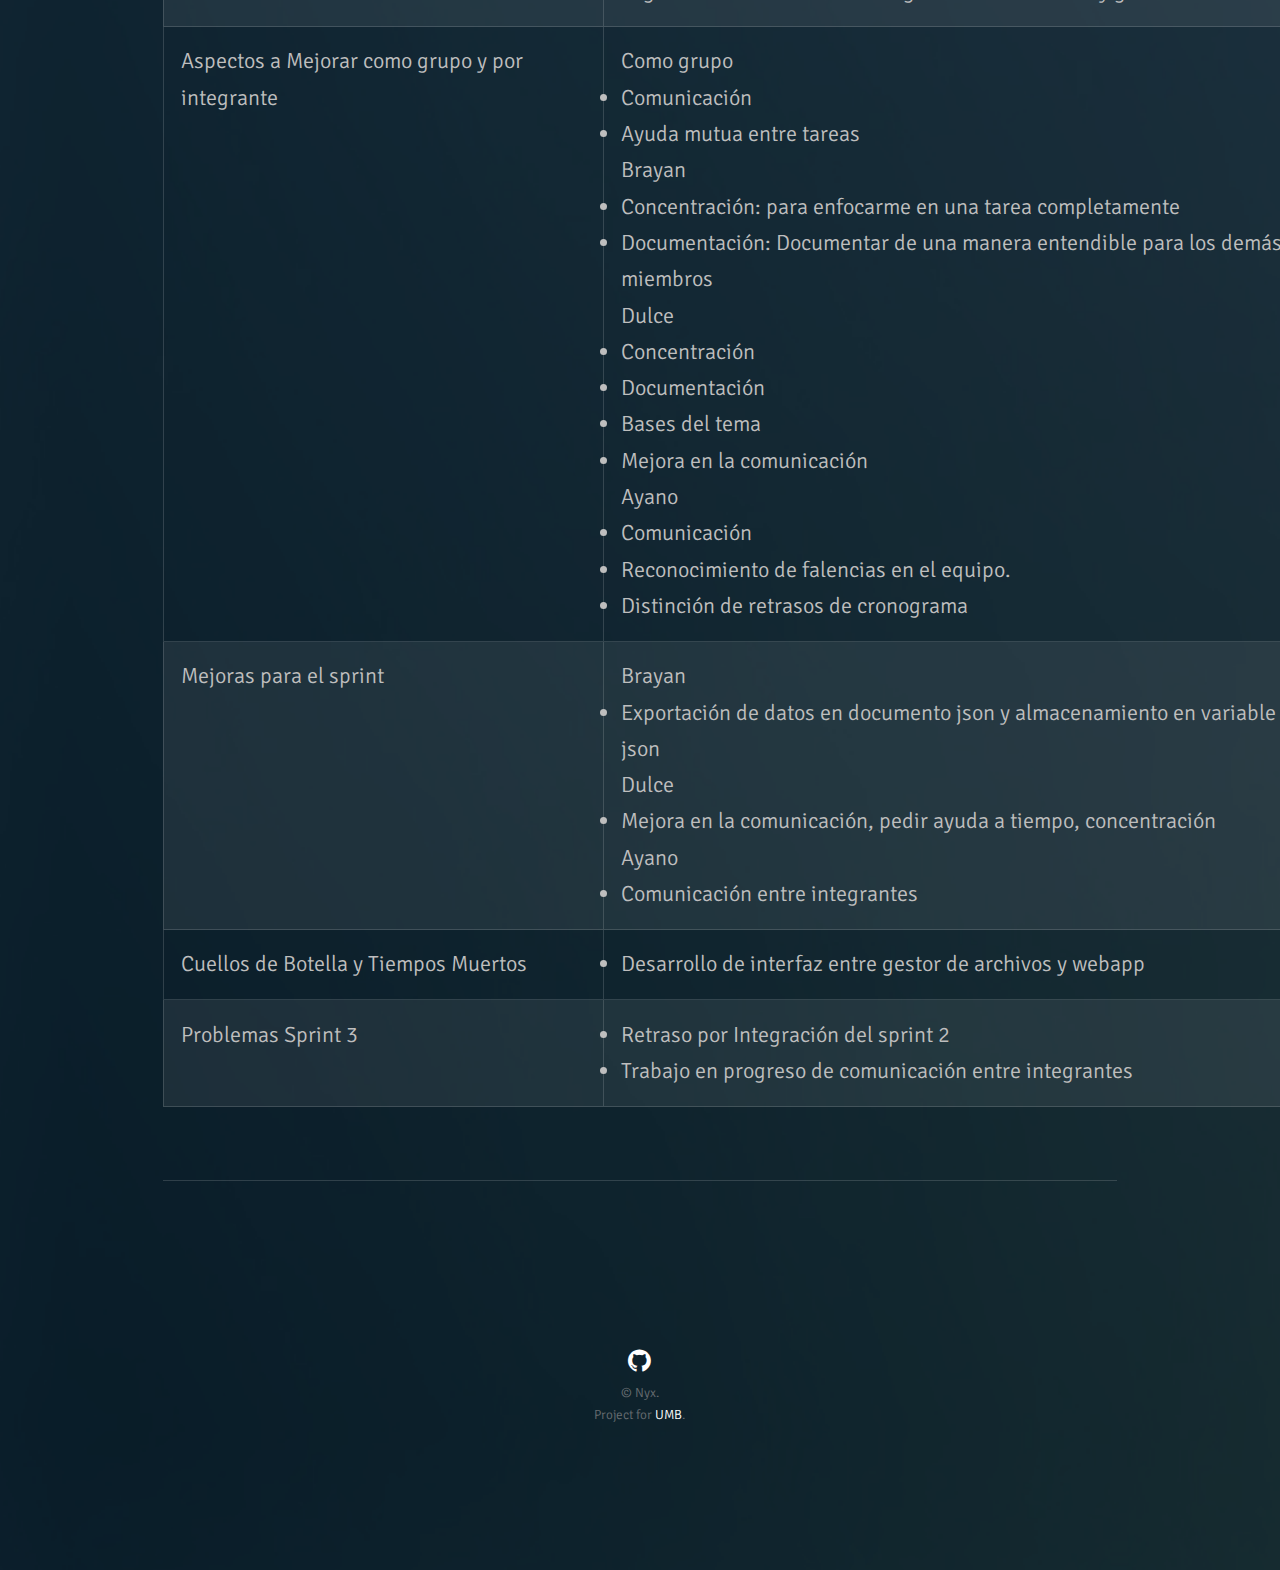
<file: sprint2.html>
<!DOCTYPE HTML>
<html>
	<head>
		<title>Nyx</title>
		<meta charset="utf-8" />
		<meta name="viewport" content="width=device-width, initial-scale=1" />
		<link rel="stylesheet" href="assets/css/main.css" />
	</head>
	<body class="subpage">

		<!-- Header -->
		<header id="header">
			<h1><a href="index.html">Nyx</a></h1>
			<a href="login.html">Login</a>
			<a href="#menu">Menu</a>
		</header>

		<!-- Nav -->
		<nav id="menu">
			<ul class="links">
				<li><a href="index.html">Home</a></li>
				<li><a href="objectives.html">Objectives and Goals</a></li>
				<li><a href="diagrams.html">Diagrams</a></li>
				<li><a href="devblog.html">Devs Blog</a></li>
				<li><a href="scrumdev.html">Scrum</a></li>
				<li><a href="sprint1.html">Sprint 1</a></li>
				<li><a href="sprint2.html">Sprint 2</a></li>
				<li><a href="sprint3.html">Sprint 3</a></li>
				<li><a href="https://github.com/Nyxare/Nyx" class="icon fa-github"><span class="label">GitHub</span></a></li>
			</ul>
		</nav>

		<!-- Main -->
		<div id="main">
			<section class="wrapper style1">
			<div class="inner">

			<!-- Intro -->
				<div class="row">
					<section class="6u 12u$(medium)">
						<h2 class="fa-5x">Sprint 2</h2>
					</section>
					<section class="3u 6u(medium) 12u$(small)">
						<!-- Trello -->
				<blockquote class="trello-board-compact">
					<a href="https://trello.com/b/t5rf1OU1" >Trello Board</a>
				  </blockquote>
				  <script src="https://p.trellocdn.com/embed.min.js"></script>
						</section>
				</div>

				<hr class="major" />

				<!-- SPRINT BACKLOG -->

				<h2 id="content" class="fa-4x">Sprint Backlog</h2>
				<div class="video col">
						<div class="image fit">
							<img src="images/h_obtener_componentes_sprint_blacklog.jpg" alt="" />
							<div class="arrow">
								<div class="icon fa-download"></div>
							</div>
						</div>
						<a href="docs/BacklogSprint2.xlsx" class="link" download><span>Click Me</span></a>
					</div>
				<hr class="major" />
	
				<!-- User Stories -->
					<div class="inner">		
						<h2 id="content" class="fa-4x">Retroalimentacion</h2>
						<div class="table-wrapper">
							<table class="alt">
								<thead class="fa-3x">
									<tr>
										<th>Item</th>
										<th>Descripción</th>
									</tr>
								</thead>
								<tbody>	
									<tr>
										<td center>Estrategias Funcionales</td>
										<td>
											<li>Ejecutable de computador para envío de carpetas seleccionadas.</li>
											<li>Página web recibiendo la configuración del usuario y guardándola en DB.</li>
										</td>
									</tr>
									<tr>
										<td center>Aspectos a Mejorar como grupo y por integrante</td>
										<td>Como grupo
											<li>Comunicación</li>
											<li>Ayuda mutua entre tareas</li>
											Brayan
											<li>Concentración: para enfocarme en una tarea completamente</li>
											<li>Documentación: Documentar de una manera entendible para los demás miembros</li>
											Dulce
											<li>Concentración</li>
											<li>Documentación</li>
											<li>Bases del tema</li>
											<li>Mejora en la comunicación</li>
											Ayano
											<li>Comunicación</li>
											<li>Reconocimiento de falencias en el equipo.</li>
											<li>Distinción de retrasos de cronograma</li>
										</td>
									</tr>
									<tr>
										<td center>Mejoras para el sprint</td>
										<td>
											Brayan
											<li>Exportación de datos en documento json y almacenamiento en variable tipo json</li>
											Dulce
											<li>Mejora en la comunicación, pedir ayuda a tiempo, concentración</li>
											Ayano
											<li>Comunicación entre integrantes</li>
										</td>
									</tr>
									<tr>
										<td center>Cuellos de Botella y Tiempos Muertos</td>
										<td>
											<li>Desarrollo de interfaz entre gestor de archivos y webapp</li>
										</td>
									</tr>
									<tr>
										<td center>Problemas Sprint 3</td>
										<td>
											<li>Retraso por Integración del sprint 2</li>
											<li>Trabajo en progreso de comunicación entre integrantes</li>
										</td>
									</tr>
								</tbody>
							</table>
						</div>
					</div>
				
				<hr class="major" />
				


		<!-- Footer -->
		<footer id="footer">
			<div class="copyright">
				<ul class="icons">
					<li><a href="https://github.com/Nyxare/Nyx" class="icon fa-github"><span class="label">GitHub</span></a></li>
				</ul>
				&copy; Nyx.
				<br>Project for <a href="https://umb.edu.co/">UMB</a>.
			</div>
		</footer>

		<!-- Scripts -->
			<script src="assets/js/jquery.min.js"></script>
			<script src="assets/js/jquery.scrolly.min.js"></script>
			<script src="assets/js/skel.min.js"></script>
			<script src="assets/js/util.js"></script>
			<script src="assets/js/main.js"></script>

	</body>
</html>
</file>
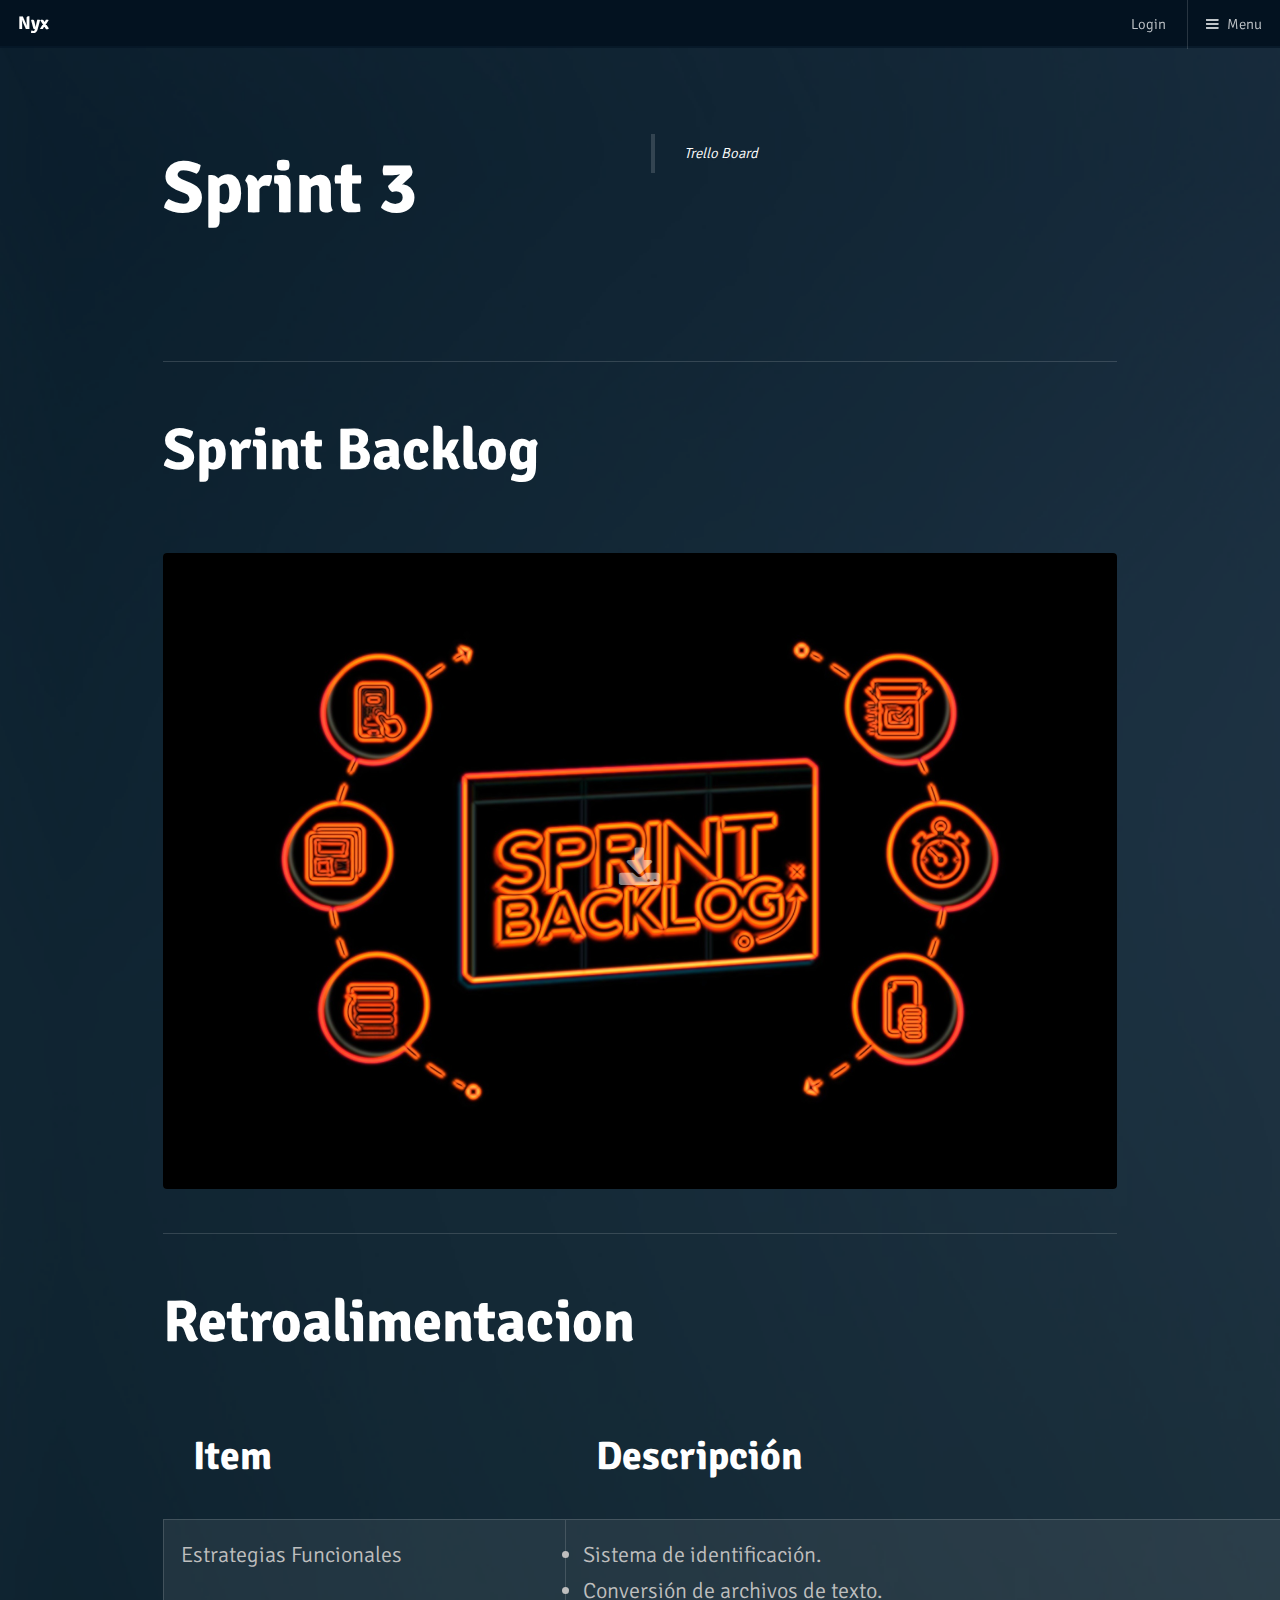
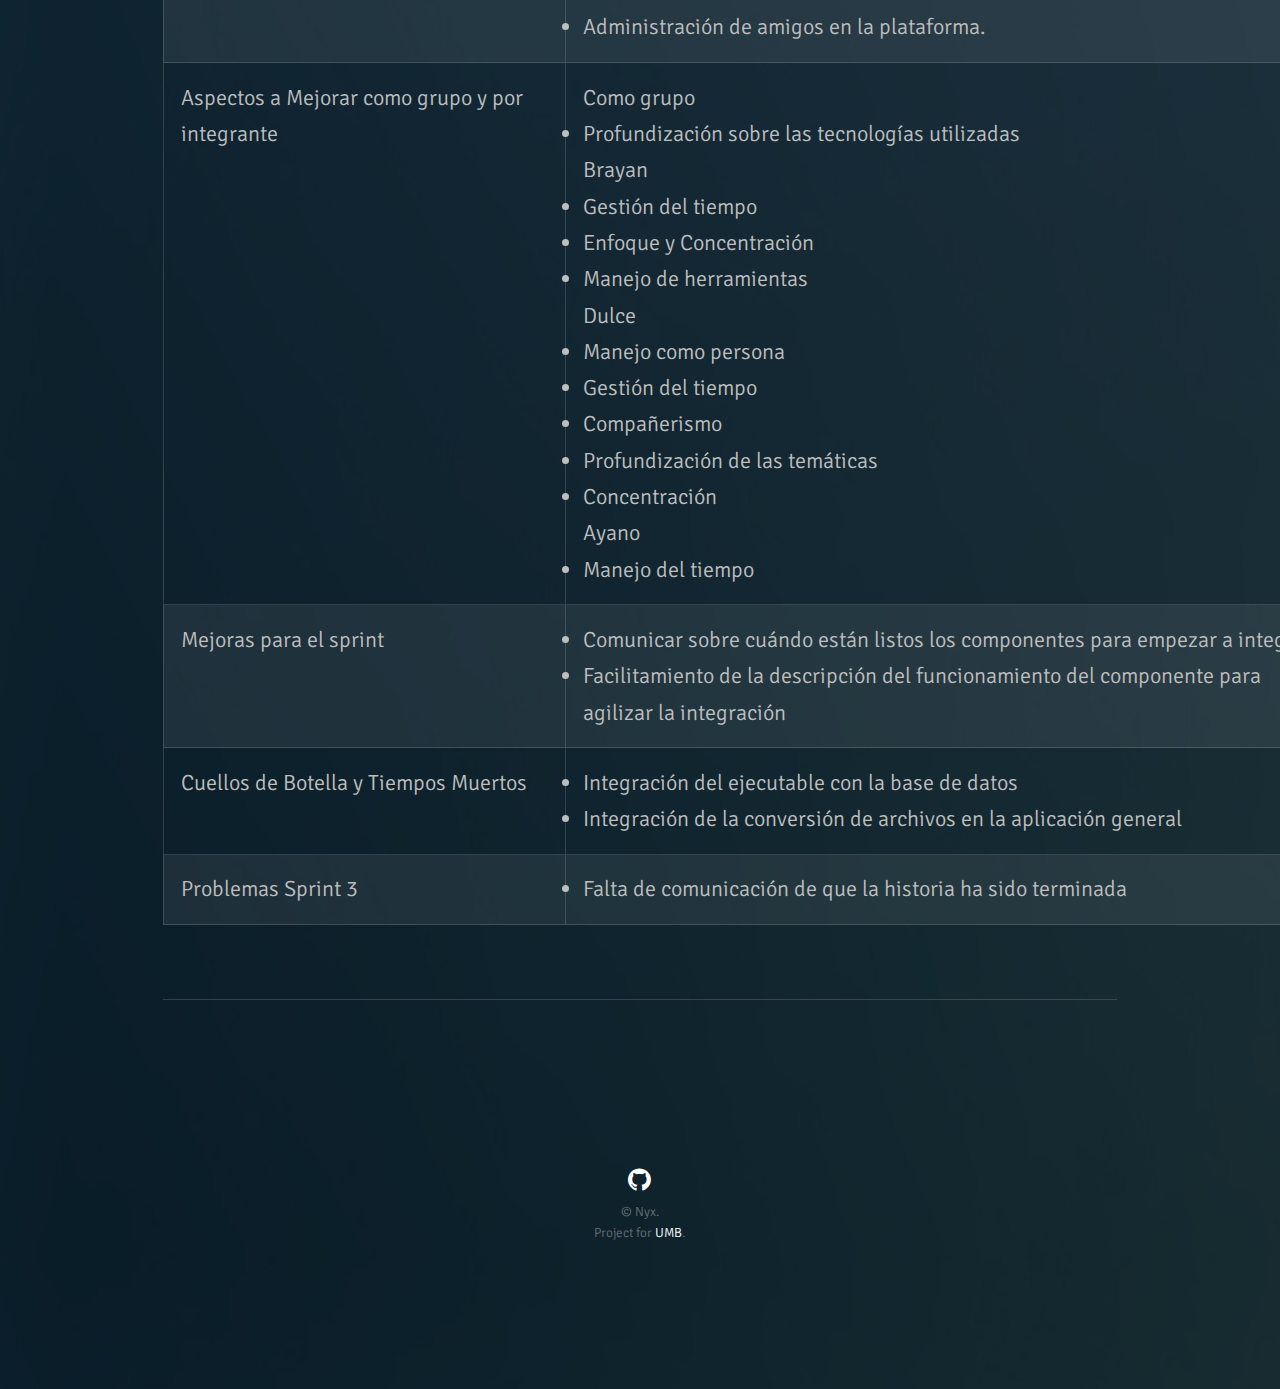
<file: sprint3.html>
<!DOCTYPE HTML>
<html>
	<head>
		<title>Nyx</title>
		<meta charset="utf-8" />
		<meta name="viewport" content="width=device-width, initial-scale=1" />
		<link rel="stylesheet" href="assets/css/main.css" />
	</head>
	<body class="subpage">

		<!-- Header -->
		<header id="header">
			<h1><a href="index.html">Nyx</a></h1>
			<a href="login.html">Login</a>
			<a href="#menu">Menu</a>
		</header>

		<!-- Nav -->
		<nav id="menu">
			<ul class="links">
				<li><a href="index.html">Home</a></li>
				<li><a href="objectives.html">Objectives and Goals</a></li>
				<li><a href="diagrams.html">Diagrams</a></li>
				<li><a href="devblog.html">Devs Blog</a></li>
				<li><a href="scrumdev.html">Scrum</a></li>
				<li><a href="sprint1.html">Sprint 1</a></li>
				<li><a href="sprint2.html">Sprint 2</a></li>
				<li><a href="sprint3.html">Sprint 3</a></li>
				<li><a href="https://github.com/Nyxare/Nyx" class="icon fa-github"><span class="label">GitHub</span></a></li>
			</ul>
		</nav>

		<!-- Main -->
		<div id="main">
			<section class="wrapper style1">
			<div class="inner">

			<!-- Intro -->
				<div class="row">
					<section class="6u 12u$(medium)">
						<h2 class="fa-5x">Sprint 3</h2>
					</section>
					<section class="3u 6u(medium) 12u$(small)">
						<!-- Trello -->
				<blockquote class="trello-board-compact">
					<a href="https://trello.com/b/mYKI5jaI" >Trello Board</a>
				  </blockquote>
				  <script src="https://p.trellocdn.com/embed.min.js"></script>
						</section>
				</div>

				<hr class="major" />

				<!-- SPRINT BACKLOG -->

				<h2 id="content" class="fa-4x">Sprint Backlog</h2>
				<div class="video col">
						<div class="image fit">
							<img src="images/h_obtener_componentes_sprint_blacklog.jpg" alt="" />
							<div class="arrow">
								<div class="icon fa-download"></div>
							</div>
						</div>
						<a href="docs/BacklogSprint3.xlsx" class="link" download><span>Click Me</span></a>
					</div>
				<hr class="major" />
	
					<div class="inner">		
						<h2 id="content" class="fa-4x">Retroalimentacion</h2>
						<div class="table-wrapper">
							<table class="alt">
								<thead class="fa-3x">
									<tr>
										<th>Item</th>
										<th>Descripción</th>
									</tr>
								</thead>
								<tbody>	
									<tr>
										<td center>Estrategias Funcionales</td>
										<td>
											<li>Sistema de identificación.</li>
											<li>Conversión de archivos de texto.</li>
											<li>Administración de amigos en la plataforma.</li>
										</td>
									</tr>
									<tr>
										<td center>Aspectos a Mejorar como grupo y por integrante</td>
										<td>Como grupo
											<li>Profundización sobre las tecnologías utilizadas</li>
											Brayan
											<li>Gestión del tiempo</li>
											<li>Enfoque y Concentración</li>
											<li>Manejo de herramientas</li>
											Dulce
											<li>Manejo como persona</li>
											<li>Gestión del tiempo</li>
											<li>Compañerismo</li>
											<li>Profundización de las temáticas</li>
											<li>Concentración</li>
											Ayano
											<li>Manejo del tiempo</li>
										</td>
									</tr>
									<tr>
										<td center>Mejoras para el sprint</td>
										<td>
											<li>Comunicar sobre cuándo están listos los componentes para empezar a integrar</li>
											<li>Facilitamiento de la descripción del funcionamiento del componente para agilizar la integración</li>
										</td>
									</tr>
									<tr>
										<td center>Cuellos de Botella y Tiempos Muertos</td>
										<td>
											<li>Integración del ejecutable con la base de datos</li>
											<li>Integración de la conversión de archivos en la aplicación general</li>
										</td>
									</tr>
									<tr>
										<td center>Problemas Sprint 3</td>
										<td>
											<li>Falta de comunicación de que la historia ha sido terminada</li>
										</td>
									</tr>
								</tbody>
							</table>
						</div>
					</div>
				
				<hr class="major" />
				


		<!-- Footer -->
		<footer id="footer">
			<div class="copyright">
				<ul class="icons">
					<li><a href="https://github.com/Nyxare/Nyx" class="icon fa-github"><span class="label">GitHub</span></a></li>
				</ul>
				&copy; Nyx.
				<br>Project for <a href="https://umb.edu.co/">UMB</a>.
			</div>
		</footer>

		<!-- Scripts -->
			<script src="assets/js/jquery.min.js"></script>
			<script src="assets/js/jquery.scrolly.min.js"></script>
			<script src="assets/js/skel.min.js"></script>
			<script src="assets/js/util.js"></script>
			<script src="assets/js/main.js"></script>

	</body>
</html>
</file>
<file: assets/css/main.css>
@charset "UTF-8";
@import url(font-awesome.min.css);
@import url("https://fonts.googleapis.com/css?family=Signika:300,700");


/* Reset */

	html, body, div, span, applet, object, iframe, h1, h2, h3, h4, h5, h6, p, blockquote, pre, a, abbr, acronym, address, big, cite, code, del, dfn, em, img, ins, kbd, q, s, samp, small, strike, strong, sub, sup, tt, var, b, u, i, center, dl, dt, dd, ol, ul, li, fieldset, form, label, legend, table, caption, tbody, tfoot, thead, tr, th, td, article, aside, canvas, details, embed, figure, figcaption, footer, header, hgroup, menu, nav, output, ruby, section, summary, time, mark, audio, video {
		margin: 0;
		padding: 0;
		border: 0;
		font-size: 100%;
		font: inherit;
		vertical-align: baseline;
		color: #bebebe;
	}

	article, aside, details, figcaption, figure, footer, header, hgroup, menu, nav, section {
		display: block;
	}

	body {
		line-height: 1;
	}

	ol, ul {
		list-style: none;
	}

	blockquote, q {
		quotes: none;
	}

	blockquote:before, blockquote:after, q:before, q:after {
		content: '';
		content: none;
	}

	table {
		border-collapse: collapse;
		border-spacing: 0;
	}

	body {
		-webkit-text-size-adjust: none;
	}

/* Box Model */

	*, *:before, *:after {
		-moz-box-sizing: border-box;
		-webkit-box-sizing: border-box;
		box-sizing: border-box;
	}

/* Containers */

	.container {
		margin-left: auto;
		margin-right: auto;
	}

	.container.\31 25\25 {
		width: 100%;
		max-width: 100em;
		min-width: 80em;
	}

	.container.\37 5\25 {
		width: 60em;
	}

	.container.\35 0\25 {
		width: 40em;
	}

	.container.\32 5\25 {
		width: 20em;
	}

	.container {
		width: 80em;
	}

	@media screen and (max-width: 1680px) {

		.container.\31 25\25 {
			width: 100%;
			max-width: 100em;
			min-width: 80em;
		}

		.container.\37 5\25 {
			width: 60em;
		}

		.container.\35 0\25 {
			width: 40em;
		}

		.container.\32 5\25 {
			width: 20em;
		}

		.container {
			width: 80em;
		}

	}

	@media screen and (max-width: 1280px) {

		.container.\31 25\25 {
			width: 100%;
			max-width: 81.25em;
			min-width: 65em;
		}

		.container.\37 5\25 {
			width: 48.75em;
		}

		.container.\35 0\25 {
			width: 32.5em;
		}

		.container.\32 5\25 {
			width: 16.25em;
		}

		.container {
			width: 65em;
		}

	}

	@media screen and (max-width: 980px) {

		.container.\31 25\25 {
			width: 100%;
			max-width: 112.5%;
			min-width: 90%;
		}

		.container.\37 5\25 {
			width: 67.5%;
		}

		.container.\35 0\25 {
			width: 45%;
		}

		.container.\32 5\25 {
			width: 22.5%;
		}

		.container {
			width: 90%;
		}

	}

	@media screen and (max-width: 736px) {

		.container.\31 25\25 {
			width: 100%;
			max-width: 112.5%;
			min-width: 90%;
		}

		.container.\37 5\25 {
			width: 67.5%;
		}

		.container.\35 0\25 {
			width: 45%;
		}

		.container.\32 5\25 {
			width: 22.5%;
		}

		.container {
			width: 90% !important;
		}

	}

	@media screen and (max-width: 480px) {

		.container.\31 25\25 {
			width: 100%;
			max-width: 112.5%;
			min-width: 90%;
		}

		.container.\37 5\25 {
			width: 67.5%;
		}

		.container.\35 0\25 {
			width: 45%;
		}

		.container.\32 5\25 {
			width: 22.5%;
		}

		.container {
			width: 90% !important;
		}

	}

/* Grid */

	.row {
		border-bottom: solid 1px transparent;
		-moz-box-sizing: border-box;
		-webkit-box-sizing: border-box;
		box-sizing: border-box;
	}

	.row > * {
		float: left;
		-moz-box-sizing: border-box;
		-webkit-box-sizing: border-box;
		box-sizing: border-box;
	}

	.row:after, .row:before {
		content: '';
		display: block;
		clear: both;
		height: 0;
	}

	.row.uniform > * > :first-child {
		margin-top: 0;
	}

	.row.uniform > * > :last-child {
		margin-bottom: 0;
	}

	.row.\30 \25 > * {
		padding: 0 0 0 0em;
	}

	.row.\30 \25 {
		margin: 0 0 -1px 0em;
	}

	.row.uniform.\30 \25 > * {
		padding: 0em 0 0 0em;
	}

	.row.uniform.\30 \25 {
		margin: 0em 0 -1px 0em;
	}

	.row > * {
		padding: 0 0 0 2em;
	}

	.row {
		margin: 0 0 -1px -2em;
	}

	.row.uniform > * {
		padding: 2em 0 0 2em;
	}

	.row.uniform {
		margin: -2em 0 -1px -2em;
	}

	.row.\32 00\25 > * {
		padding: 0 0 0 4em;
	}

	.row.\32 00\25 {
		margin: 0 0 -1px -4em;
	}

	.row.uniform.\32 00\25 > * {
		padding: 4em 0 0 4em;
	}

	.row.uniform.\32 00\25 {
		margin: -4em 0 -1px -4em;
	}

	.row.\31 50\25 > * {
		padding: 0 0 0 3em;
	}

	.row.\31 50\25 {
		margin: 0 0 -1px -3em;
	}

	.row.uniform.\31 50\25 > * {
		padding: 3em 0 0 3em;
	}

	.row.uniform.\31 50\25 {
		margin: -3em 0 -1px -3em;
	}

	.row.\35 0\25 > * {
		padding: 0 0 0 1em;
	}

	.row.\35 0\25 {
		margin: 0 0 -1px -1em;
	}

	.row.uniform.\35 0\25 > * {
		padding: 1em 0 0 1em;
	}

	.row.uniform.\35 0\25 {
		margin: -1em 0 -1px -1em;
	}

	.row.\32 5\25 > * {
		padding: 0 0 0 0.5em;
	}

	.row.\32 5\25 {
		margin: 0 0 -1px -0.5em;
	}

	.row.uniform.\32 5\25 > * {
		padding: 0.5em 0 0 0.5em;
	}

	.row.uniform.\32 5\25 {
		margin: -0.5em 0 -1px -0.5em;
	}

	.\31 2u, .\31 2u\24 {
		width: 100%;
		clear: none;
		margin-left: 0;
	}

	.\31 1u, .\31 1u\24 {
		width: 91.6666666667%;
		clear: none;
		margin-left: 0;
	}

	.\31 0u, .\31 0u\24 {
		width: 83.3333333333%;
		clear: none;
		margin-left: 0;
	}

	.\39 u, .\39 u\24 {
		width: 75%;
		clear: none;
		margin-left: 0;
	}

	.\38 u, .\38 u\24 {
		width: 66.6666666667%;
		clear: none;
		margin-left: 0;
	}

	.\37 u, .\37 u\24 {
		width: 58.3333333333%;
		clear: none;
		margin-left: 0;
	}

	.\36 u, .\36 u\24 {
		width: 50%;
		clear: none;
		margin-left: 0;
	}

	.\35 u, .\35 u\24 {
		width: 41.6666666667%;
		clear: none;
		margin-left: 0;
	}

	.\34 u, .\34 u\24 {
		width: 33.3333333333%;
		clear: none;
		margin-left: 0;
	}

	.\33 u, .\33 u\24 {
		width: 25%;
		clear: none;
		margin-left: 0;
	}

	.\32 u, .\32 u\24 {
		width: 16.6666666667%;
		clear: none;
		margin-left: 0;
	}

	.\31 u, .\31 u\24 {
		width: 8.3333333333%;
		clear: none;
		margin-left: 0;
	}

	.\31 2u\24 + *,
	.\31 1u\24 + *,
	.\31 0u\24 + *,
	.\39 u\24 + *,
	.\38 u\24 + *,
	.\37 u\24 + *,
	.\36 u\24 + *,
	.\35 u\24 + *,
	.\34 u\24 + *,
	.\33 u\24 + *,
	.\32 u\24 + *,
	.\31 u\24 + * {
		clear: left;
	}

	.\-11u {
		margin-left: 91.66667%;
	}

	.\-10u {
		margin-left: 83.33333%;
	}

	.\-9u {
		margin-left: 75%;
	}

	.\-8u {
		margin-left: 66.66667%;
	}

	.\-7u {
		margin-left: 58.33333%;
	}

	.\-6u {
		margin-left: 50%;
	}

	.\-5u {
		margin-left: 41.66667%;
	}

	.\-4u {
		margin-left: 33.33333%;
	}

	.\-3u {
		margin-left: 25%;
	}

	.\-2u {
		margin-left: 16.66667%;
	}

	.\-1u {
		margin-left: 8.33333%;
	}

	@media screen and (max-width: 1680px) {

		.row > * {
			padding: 0 0 0 2em;
		}

		.row {
			margin: 0 0 -1px -2em;
		}

		.row.uniform > * {
			padding: 2em 0 0 2em;
		}

		.row.uniform {
			margin: -2em 0 -1px -2em;
		}

		.row.\32 00\25 > * {
			padding: 0 0 0 4em;
		}

		.row.\32 00\25 {
			margin: 0 0 -1px -4em;
		}

		.row.uniform.\32 00\25 > * {
			padding: 4em 0 0 4em;
		}

		.row.uniform.\32 00\25 {
			margin: -4em 0 -1px -4em;
		}

		.row.\31 50\25 > * {
			padding: 0 0 0 3em;
		}

		.row.\31 50\25 {
			margin: 0 0 -1px -3em;
		}

		.row.uniform.\31 50\25 > * {
			padding: 3em 0 0 3em;
		}

		.row.uniform.\31 50\25 {
			margin: -3em 0 -1px -3em;
		}

		.row.\35 0\25 > * {
			padding: 0 0 0 1em;
		}

		.row.\35 0\25 {
			margin: 0 0 -1px -1em;
		}

		.row.uniform.\35 0\25 > * {
			padding: 1em 0 0 1em;
		}

		.row.uniform.\35 0\25 {
			margin: -1em 0 -1px -1em;
		}

		.row.\32 5\25 > * {
			padding: 0 0 0 0.5em;
		}

		.row.\32 5\25 {
			margin: 0 0 -1px -0.5em;
		}

		.row.uniform.\32 5\25 > * {
			padding: 0.5em 0 0 0.5em;
		}

		.row.uniform.\32 5\25 {
			margin: -0.5em 0 -1px -0.5em;
		}

		.\31 2u\28xlarge\29, .\31 2u\24\28xlarge\29 {
			width: 100%;
			clear: none;
			margin-left: 0;
		}

		.\31 1u\28xlarge\29, .\31 1u\24\28xlarge\29 {
			width: 91.6666666667%;
			clear: none;
			margin-left: 0;
		}

		.\31 0u\28xlarge\29, .\31 0u\24\28xlarge\29 {
			width: 83.3333333333%;
			clear: none;
			margin-left: 0;
		}

		.\39 u\28xlarge\29, .\39 u\24\28xlarge\29 {
			width: 75%;
			clear: none;
			margin-left: 0;
		}

		.\38 u\28xlarge\29, .\38 u\24\28xlarge\29 {
			width: 66.6666666667%;
			clear: none;
			margin-left: 0;
		}

		.\37 u\28xlarge\29, .\37 u\24\28xlarge\29 {
			width: 58.3333333333%;
			clear: none;
			margin-left: 0;
		}

		.\36 u\28xlarge\29, .\36 u\24\28xlarge\29 {
			width: 50%;
			clear: none;
			margin-left: 0;
		}

		.\35 u\28xlarge\29, .\35 u\24\28xlarge\29 {
			width: 41.6666666667%;
			clear: none;
			margin-left: 0;
		}

		.\34 u\28xlarge\29, .\34 u\24\28xlarge\29 {
			width: 33.3333333333%;
			clear: none;
			margin-left: 0;
		}

		.\33 u\28xlarge\29, .\33 u\24\28xlarge\29 {
			width: 25%;
			clear: none;
			margin-left: 0;
		}

		.\32 u\28xlarge\29, .\32 u\24\28xlarge\29 {
			width: 16.6666666667%;
			clear: none;
			margin-left: 0;
		}

		.\31 u\28xlarge\29, .\31 u\24\28xlarge\29 {
			width: 8.3333333333%;
			clear: none;
			margin-left: 0;
		}

		.\31 2u\24\28xlarge\29 + *,
		.\31 1u\24\28xlarge\29 + *,
		.\31 0u\24\28xlarge\29 + *,
		.\39 u\24\28xlarge\29 + *,
		.\38 u\24\28xlarge\29 + *,
		.\37 u\24\28xlarge\29 + *,
		.\36 u\24\28xlarge\29 + *,
		.\35 u\24\28xlarge\29 + *,
		.\34 u\24\28xlarge\29 + *,
		.\33 u\24\28xlarge\29 + *,
		.\32 u\24\28xlarge\29 + *,
		.\31 u\24\28xlarge\29 + * {
			clear: left;
		}

		.\-11u\28xlarge\29 {
			margin-left: 91.66667%;
		}

		.\-10u\28xlarge\29 {
			margin-left: 83.33333%;
		}

		.\-9u\28xlarge\29 {
			margin-left: 75%;
		}

		.\-8u\28xlarge\29 {
			margin-left: 66.66667%;
		}

		.\-7u\28xlarge\29 {
			margin-left: 58.33333%;
		}

		.\-6u\28xlarge\29 {
			margin-left: 50%;
		}

		.\-5u\28xlarge\29 {
			margin-left: 41.66667%;
		}

		.\-4u\28xlarge\29 {
			margin-left: 33.33333%;
		}

		.\-3u\28xlarge\29 {
			margin-left: 25%;
		}

		.\-2u\28xlarge\29 {
			margin-left: 16.66667%;
		}

		.\-1u\28xlarge\29 {
			margin-left: 8.33333%;
		}

	}

	@media screen and (max-width: 1280px) {

		.row > * {
			padding: 0 0 0 1.5em;
		}

		.row {
			margin: 0 0 -1px -1.5em;
		}

		.row.uniform > * {
			padding: 1.5em 0 0 1.5em;
		}

		.row.uniform {
			margin: -1.5em 0 -1px -1.5em;
		}

		.row.\32 00\25 > * {
			padding: 0 0 0 3em;
		}

		.row.\32 00\25 {
			margin: 0 0 -1px -3em;
		}

		.row.uniform.\32 00\25 > * {
			padding: 3em 0 0 3em;
		}

		.row.uniform.\32 00\25 {
			margin: -3em 0 -1px -3em;
		}

		.row.\31 50\25 > * {
			padding: 0 0 0 2.25em;
		}

		.row.\31 50\25 {
			margin: 0 0 -1px -2.25em;
		}

		.row.uniform.\31 50\25 > * {
			padding: 2.25em 0 0 2.25em;
		}

		.row.uniform.\31 50\25 {
			margin: -2.25em 0 -1px -2.25em;
		}

		.row.\35 0\25 > * {
			padding: 0 0 0 0.75em;
		}

		.row.\35 0\25 {
			margin: 0 0 -1px -0.75em;
		}

		.row.uniform.\35 0\25 > * {
			padding: 0.75em 0 0 0.75em;
		}

		.row.uniform.\35 0\25 {
			margin: -0.75em 0 -1px -0.75em;
		}

		.row.\32 5\25 > * {
			padding: 0 0 0 0.375em;
		}

		.row.\32 5\25 {
			margin: 0 0 -1px -0.375em;
		}

		.row.uniform.\32 5\25 > * {
			padding: 0.375em 0 0 0.375em;
		}

		.row.uniform.\32 5\25 {
			margin: -0.375em 0 -1px -0.375em;
		}

		.\31 2u\28large\29, .\31 2u\24\28large\29 {
			width: 100%;
			clear: none;
			margin-left: 0;
		}

		.\31 1u\28large\29, .\31 1u\24\28large\29 {
			width: 91.6666666667%;
			clear: none;
			margin-left: 0;
		}

		.\31 0u\28large\29, .\31 0u\24\28large\29 {
			width: 83.3333333333%;
			clear: none;
			margin-left: 0;
		}

		.\39 u\28large\29, .\39 u\24\28large\29 {
			width: 75%;
			clear: none;
			margin-left: 0;
		}

		.\38 u\28large\29, .\38 u\24\28large\29 {
			width: 66.6666666667%;
			clear: none;
			margin-left: 0;
		}

		.\37 u\28large\29, .\37 u\24\28large\29 {
			width: 58.3333333333%;
			clear: none;
			margin-left: 0;
		}

		.\36 u\28large\29, .\36 u\24\28large\29 {
			width: 50%;
			clear: none;
			margin-left: 0;
		}

		.\35 u\28large\29, .\35 u\24\28large\29 {
			width: 41.6666666667%;
			clear: none;
			margin-left: 0;
		}

		.\34 u\28large\29, .\34 u\24\28large\29 {
			width: 33.3333333333%;
			clear: none;
			margin-left: 0;
		}

		.\33 u\28large\29, .\33 u\24\28large\29 {
			width: 25%;
			clear: none;
			margin-left: 0;
		}

		.\32 u\28large\29, .\32 u\24\28large\29 {
			width: 16.6666666667%;
			clear: none;
			margin-left: 0;
		}

		.\31 u\28large\29, .\31 u\24\28large\29 {
			width: 8.3333333333%;
			clear: none;
			margin-left: 0;
		}

		.\31 2u\24\28large\29 + *,
		.\31 1u\24\28large\29 + *,
		.\31 0u\24\28large\29 + *,
		.\39 u\24\28large\29 + *,
		.\38 u\24\28large\29 + *,
		.\37 u\24\28large\29 + *,
		.\36 u\24\28large\29 + *,
		.\35 u\24\28large\29 + *,
		.\34 u\24\28large\29 + *,
		.\33 u\24\28large\29 + *,
		.\32 u\24\28large\29 + *,
		.\31 u\24\28large\29 + * {
			clear: left;
		}

		.\-11u\28large\29 {
			margin-left: 91.66667%;
		}

		.\-10u\28large\29 {
			margin-left: 83.33333%;
		}

		.\-9u\28large\29 {
			margin-left: 75%;
		}

		.\-8u\28large\29 {
			margin-left: 66.66667%;
		}

		.\-7u\28large\29 {
			margin-left: 58.33333%;
		}

		.\-6u\28large\29 {
			margin-left: 50%;
		}

		.\-5u\28large\29 {
			margin-left: 41.66667%;
		}

		.\-4u\28large\29 {
			margin-left: 33.33333%;
		}

		.\-3u\28large\29 {
			margin-left: 25%;
		}

		.\-2u\28large\29 {
			margin-left: 16.66667%;
		}

		.\-1u\28large\29 {
			margin-left: 8.33333%;
		}

	}

	@media screen and (max-width: 980px) {

		.row > * {
			padding: 0 0 0 1.5em;
		}

		.row {
			margin: 0 0 -1px -1.5em;
		}

		.row.uniform > * {
			padding: 1.5em 0 0 1.5em;
		}

		.row.uniform {
			margin: -1.5em 0 -1px -1.5em;
		}

		.row.\32 00\25 > * {
			padding: 0 0 0 3em;
		}

		.row.\32 00\25 {
			margin: 0 0 -1px -3em;
		}

		.row.uniform.\32 00\25 > * {
			padding: 3em 0 0 3em;
		}

		.row.uniform.\32 00\25 {
			margin: -3em 0 -1px -3em;
		}

		.row.\31 50\25 > * {
			padding: 0 0 0 2.25em;
		}

		.row.\31 50\25 {
			margin: 0 0 -1px -2.25em;
		}

		.row.uniform.\31 50\25 > * {
			padding: 2.25em 0 0 2.25em;
		}

		.row.uniform.\31 50\25 {
			margin: -2.25em 0 -1px -2.25em;
		}

		.row.\35 0\25 > * {
			padding: 0 0 0 0.75em;
		}

		.row.\35 0\25 {
			margin: 0 0 -1px -0.75em;
		}

		.row.uniform.\35 0\25 > * {
			padding: 0.75em 0 0 0.75em;
		}

		.row.uniform.\35 0\25 {
			margin: -0.75em 0 -1px -0.75em;
		}

		.row.\32 5\25 > * {
			padding: 0 0 0 0.375em;
		}

		.row.\32 5\25 {
			margin: 0 0 -1px -0.375em;
		}

		.row.uniform.\32 5\25 > * {
			padding: 0.375em 0 0 0.375em;
		}

		.row.uniform.\32 5\25 {
			margin: -0.375em 0 -1px -0.375em;
		}

		.\31 2u\28medium\29, .\31 2u\24\28medium\29 {
			width: 100%;
			clear: none;
			margin-left: 0;
		}

		.\31 1u\28medium\29, .\31 1u\24\28medium\29 {
			width: 91.6666666667%;
			clear: none;
			margin-left: 0;
		}

		.\31 0u\28medium\29, .\31 0u\24\28medium\29 {
			width: 83.3333333333%;
			clear: none;
			margin-left: 0;
		}

		.\39 u\28medium\29, .\39 u\24\28medium\29 {
			width: 75%;
			clear: none;
			margin-left: 0;
		}

		.\38 u\28medium\29, .\38 u\24\28medium\29 {
			width: 66.6666666667%;
			clear: none;
			margin-left: 0;
		}

		.\37 u\28medium\29, .\37 u\24\28medium\29 {
			width: 58.3333333333%;
			clear: none;
			margin-left: 0;
		}

		.\36 u\28medium\29, .\36 u\24\28medium\29 {
			width: 50%;
			clear: none;
			margin-left: 0;
		}

		.\35 u\28medium\29, .\35 u\24\28medium\29 {
			width: 41.6666666667%;
			clear: none;
			margin-left: 0;
		}

		.\34 u\28medium\29, .\34 u\24\28medium\29 {
			width: 33.3333333333%;
			clear: none;
			margin-left: 0;
		}

		.\33 u\28medium\29, .\33 u\24\28medium\29 {
			width: 25%;
			clear: none;
			margin-left: 0;
		}

		.\32 u\28medium\29, .\32 u\24\28medium\29 {
			width: 16.6666666667%;
			clear: none;
			margin-left: 0;
		}

		.\31 u\28medium\29, .\31 u\24\28medium\29 {
			width: 8.3333333333%;
			clear: none;
			margin-left: 0;
		}

		.\31 2u\24\28medium\29 + *,
		.\31 1u\24\28medium\29 + *,
		.\31 0u\24\28medium\29 + *,
		.\39 u\24\28medium\29 + *,
		.\38 u\24\28medium\29 + *,
		.\37 u\24\28medium\29 + *,
		.\36 u\24\28medium\29 + *,
		.\35 u\24\28medium\29 + *,
		.\34 u\24\28medium\29 + *,
		.\33 u\24\28medium\29 + *,
		.\32 u\24\28medium\29 + *,
		.\31 u\24\28medium\29 + * {
			clear: left;
		}

		.\-11u\28medium\29 {
			margin-left: 91.66667%;
		}

		.\-10u\28medium\29 {
			margin-left: 83.33333%;
		}

		.\-9u\28medium\29 {
			margin-left: 75%;
		}

		.\-8u\28medium\29 {
			margin-left: 66.66667%;
		}

		.\-7u\28medium\29 {
			margin-left: 58.33333%;
		}

		.\-6u\28medium\29 {
			margin-left: 50%;
		}

		.\-5u\28medium\29 {
			margin-left: 41.66667%;
		}

		.\-4u\28medium\29 {
			margin-left: 33.33333%;
		}

		.\-3u\28medium\29 {
			margin-left: 25%;
		}

		.\-2u\28medium\29 {
			margin-left: 16.66667%;
		}

		.\-1u\28medium\29 {
			margin-left: 8.33333%;
		}

	}

	@media screen and (max-width: 736px) {

		.row > * {
			padding: 0 0 0 1.25em;
		}

		.row {
			margin: 0 0 -1px -1.25em;
		}

		.row.uniform > * {
			padding: 1.25em 0 0 1.25em;
		}

		.row.uniform {
			margin: -1.25em 0 -1px -1.25em;
		}

		.row.\32 00\25 > * {
			padding: 0 0 0 2.5em;
		}

		.row.\32 00\25 {
			margin: 0 0 -1px -2.5em;
		}

		.row.uniform.\32 00\25 > * {
			padding: 2.5em 0 0 2.5em;
		}

		.row.uniform.\32 00\25 {
			margin: -2.5em 0 -1px -2.5em;
		}

		.row.\31 50\25 > * {
			padding: 0 0 0 1.875em;
		}

		.row.\31 50\25 {
			margin: 0 0 -1px -1.875em;
		}

		.row.uniform.\31 50\25 > * {
			padding: 1.875em 0 0 1.875em;
		}

		.row.uniform.\31 50\25 {
			margin: -1.875em 0 -1px -1.875em;
		}

		.row.\35 0\25 > * {
			padding: 0 0 0 0.625em;
		}

		.row.\35 0\25 {
			margin: 0 0 -1px -0.625em;
		}

		.row.uniform.\35 0\25 > * {
			padding: 0.625em 0 0 0.625em;
		}

		.row.uniform.\35 0\25 {
			margin: -0.625em 0 -1px -0.625em;
		}

		.row.\32 5\25 > * {
			padding: 0 0 0 0.3125em;
		}

		.row.\32 5\25 {
			margin: 0 0 -1px -0.3125em;
		}

		.row.uniform.\32 5\25 > * {
			padding: 0.3125em 0 0 0.3125em;
		}

		.row.uniform.\32 5\25 {
			margin: -0.3125em 0 -1px -0.3125em;
		}

		.\31 2u\28small\29, .\31 2u\24\28small\29 {
			width: 100%;
			clear: none;
			margin-left: 0;
		}

		.\31 1u\28small\29, .\31 1u\24\28small\29 {
			width: 91.6666666667%;
			clear: none;
			margin-left: 0;
		}

		.\31 0u\28small\29, .\31 0u\24\28small\29 {
			width: 83.3333333333%;
			clear: none;
			margin-left: 0;
		}

		.\39 u\28small\29, .\39 u\24\28small\29 {
			width: 75%;
			clear: none;
			margin-left: 0;
		}

		.\38 u\28small\29, .\38 u\24\28small\29 {
			width: 66.6666666667%;
			clear: none;
			margin-left: 0;
		}

		.\37 u\28small\29, .\37 u\24\28small\29 {
			width: 58.3333333333%;
			clear: none;
			margin-left: 0;
		}

		.\36 u\28small\29, .\36 u\24\28small\29 {
			width: 50%;
			clear: none;
			margin-left: 0;
		}

		.\35 u\28small\29, .\35 u\24\28small\29 {
			width: 41.6666666667%;
			clear: none;
			margin-left: 0;
		}

		.\34 u\28small\29, .\34 u\24\28small\29 {
			width: 33.3333333333%;
			clear: none;
			margin-left: 0;
		}

		.\33 u\28small\29, .\33 u\24\28small\29 {
			width: 25%;
			clear: none;
			margin-left: 0;
		}

		.\32 u\28small\29, .\32 u\24\28small\29 {
			width: 16.6666666667%;
			clear: none;
			margin-left: 0;
		}

		.\31 u\28small\29, .\31 u\24\28small\29 {
			width: 8.3333333333%;
			clear: none;
			margin-left: 0;
		}

		.\31 2u\24\28small\29 + *,
		.\31 1u\24\28small\29 + *,
		.\31 0u\24\28small\29 + *,
		.\39 u\24\28small\29 + *,
		.\38 u\24\28small\29 + *,
		.\37 u\24\28small\29 + *,
		.\36 u\24\28small\29 + *,
		.\35 u\24\28small\29 + *,
		.\34 u\24\28small\29 + *,
		.\33 u\24\28small\29 + *,
		.\32 u\24\28small\29 + *,
		.\31 u\24\28small\29 + * {
			clear: left;
		}

		.\-11u\28small\29 {
			margin-left: 91.66667%;
		}

		.\-10u\28small\29 {
			margin-left: 83.33333%;
		}

		.\-9u\28small\29 {
			margin-left: 75%;
		}

		.\-8u\28small\29 {
			margin-left: 66.66667%;
		}

		.\-7u\28small\29 {
			margin-left: 58.33333%;
		}

		.\-6u\28small\29 {
			margin-left: 50%;
		}

		.\-5u\28small\29 {
			margin-left: 41.66667%;
		}

		.\-4u\28small\29 {
			margin-left: 33.33333%;
		}

		.\-3u\28small\29 {
			margin-left: 25%;
		}

		.\-2u\28small\29 {
			margin-left: 16.66667%;
		}

		.\-1u\28small\29 {
			margin-left: 8.33333%;
		}

	}

	@media screen and (max-width: 480px) {

		.row > * {
			padding: 0 0 0 1.25em;
		}

		.row {
			margin: 0 0 -1px -1.25em;
		}

		.row.uniform > * {
			padding: 1.25em 0 0 1.25em;
		}

		.row.uniform {
			margin: -1.25em 0 -1px -1.25em;
		}

		.row.\32 00\25 > * {
			padding: 0 0 0 2.5em;
		}

		.row.\32 00\25 {
			margin: 0 0 -1px -2.5em;
		}

		.row.uniform.\32 00\25 > * {
			padding: 2.5em 0 0 2.5em;
		}

		.row.uniform.\32 00\25 {
			margin: -2.5em 0 -1px -2.5em;
		}

		.row.\31 50\25 > * {
			padding: 0 0 0 1.875em;
		}

		.row.\31 50\25 {
			margin: 0 0 -1px -1.875em;
		}

		.row.uniform.\31 50\25 > * {
			padding: 1.875em 0 0 1.875em;
		}

		.row.uniform.\31 50\25 {
			margin: -1.875em 0 -1px -1.875em;
		}

		.row.\35 0\25 > * {
			padding: 0 0 0 0.625em;
		}

		.row.\35 0\25 {
			margin: 0 0 -1px -0.625em;
		}

		.row.uniform.\35 0\25 > * {
			padding: 0.625em 0 0 0.625em;
		}

		.row.uniform.\35 0\25 {
			margin: -0.625em 0 -1px -0.625em;
		}

		.row.\32 5\25 > * {
			padding: 0 0 0 0.3125em;
		}

		.row.\32 5\25 {
			margin: 0 0 -1px -0.3125em;
		}

		.row.uniform.\32 5\25 > * {
			padding: 0.3125em 0 0 0.3125em;
		}

		.row.uniform.\32 5\25 {
			margin: -0.3125em 0 -1px -0.3125em;
		}

		.\31 2u\28xsmall\29, .\31 2u\24\28xsmall\29 {
			width: 100%;
			clear: none;
			margin-left: 0;
		}

		.\31 1u\28xsmall\29, .\31 1u\24\28xsmall\29 {
			width: 91.6666666667%;
			clear: none;
			margin-left: 0;
		}

		.\31 0u\28xsmall\29, .\31 0u\24\28xsmall\29 {
			width: 83.3333333333%;
			clear: none;
			margin-left: 0;
		}

		.\39 u\28xsmall\29, .\39 u\24\28xsmall\29 {
			width: 75%;
			clear: none;
			margin-left: 0;
		}

		.\38 u\28xsmall\29, .\38 u\24\28xsmall\29 {
			width: 66.6666666667%;
			clear: none;
			margin-left: 0;
		}

		.\37 u\28xsmall\29, .\37 u\24\28xsmall\29 {
			width: 58.3333333333%;
			clear: none;
			margin-left: 0;
		}

		.\36 u\28xsmall\29, .\36 u\24\28xsmall\29 {
			width: 50%;
			clear: none;
			margin-left: 0;
		}

		.\35 u\28xsmall\29, .\35 u\24\28xsmall\29 {
			width: 41.6666666667%;
			clear: none;
			margin-left: 0;
		}

		.\34 u\28xsmall\29, .\34 u\24\28xsmall\29 {
			width: 33.3333333333%;
			clear: none;
			margin-left: 0;
		}

		.\33 u\28xsmall\29, .\33 u\24\28xsmall\29 {
			width: 25%;
			clear: none;
			margin-left: 0;
		}

		.\32 u\28xsmall\29, .\32 u\24\28xsmall\29 {
			width: 16.6666666667%;
			clear: none;
			margin-left: 0;
		}

		.\31 u\28xsmall\29, .\31 u\24\28xsmall\29 {
			width: 8.3333333333%;
			clear: none;
			margin-left: 0;
		}

		.\31 2u\24\28xsmall\29 + *,
		.\31 1u\24\28xsmall\29 + *,
		.\31 0u\24\28xsmall\29 + *,
		.\39 u\24\28xsmall\29 + *,
		.\38 u\24\28xsmall\29 + *,
		.\37 u\24\28xsmall\29 + *,
		.\36 u\24\28xsmall\29 + *,
		.\35 u\24\28xsmall\29 + *,
		.\34 u\24\28xsmall\29 + *,
		.\33 u\24\28xsmall\29 + *,
		.\32 u\24\28xsmall\29 + *,
		.\31 u\24\28xsmall\29 + * {
			clear: left;
		}

		.\-11u\28xsmall\29 {
			margin-left: 91.66667%;
		}

		.\-10u\28xsmall\29 {
			margin-left: 83.33333%;
		}

		.\-9u\28xsmall\29 {
			margin-left: 75%;
		}

		.\-8u\28xsmall\29 {
			margin-left: 66.66667%;
		}

		.\-7u\28xsmall\29 {
			margin-left: 58.33333%;
		}

		.\-6u\28xsmall\29 {
			margin-left: 50%;
		}

		.\-5u\28xsmall\29 {
			margin-left: 41.66667%;
		}

		.\-4u\28xsmall\29 {
			margin-left: 33.33333%;
		}

		.\-3u\28xsmall\29 {
			margin-left: 25%;
		}

		.\-2u\28xsmall\29 {
			margin-left: 16.66667%;
		}

		.\-1u\28xsmall\29 {
			margin-left: 8.33333%;
		}

	}

/* Basic */

	@-ms-viewport {
		width: device-width;
	}

	body {
		-ms-overflow-style: scrollbar;
	}

	@media screen and (max-width: 480px) {

		html, body {
			min-width: 320px;
		}

	}

	body {
		background: #020B13;
	}

		body.is-loading *, body.is-loading *:before, body.is-loading *:after {
			-moz-animation: none !important;
			-webkit-animation: none !important;
			-ms-animation: none !important;
			animation: none !important;
			-moz-transition: none !important;
			-webkit-transition: none !important;
			-ms-transition: none !important;
			transition: none !important;
		}

/* Type */

	body {
		background-color: #020B13;
		color: #c0c2c4;
	}

	body, input, select, textarea {
		font-family: "Signika", sans-serif;
		font-size: 13pt;
		font-weight: 300;
		line-height: 1.65;
	}

		@media screen and (max-width: 1680px) {

			body, input, select, textarea {
				font-size: 11pt;
			}

		}

		@media screen and (max-width: 1280px) {

			body, input, select, textarea {
				font-size: 11pt;
			}

		}

		@media screen and (max-width: 980px) {

			body, input, select, textarea {
				font-size: 12pt;
			}

		}

		@media screen and (max-width: 736px) {

			body, input, select, textarea {
				font-size: 12pt;
			}

		}

		@media screen and (max-width: 480px) {

			body, input, select, textarea {
				font-size: 12pt;
			}

		}

	a {
		-moz-transition: color 0.2s ease-in-out;
		-webkit-transition: color 0.2s ease-in-out;
		-ms-transition: color 0.2s ease-in-out;
		transition: color 0.2s ease-in-out;
		text-decoration: none;
	}

	strong, b {
		font-weight: 700;
	}

	em, i {
		font-style: italic;
	}

	p {
		margin: 0 0 2em 0;
	}

	h1, h2, h3, h4, h5, h6 {
		font-weight: 700;
		line-height: 1.5;
		margin: 0 0 1em 0;
	}

		h1 a, h2 a, h3 a, h4 a, h5 a, h6 a {
			color: inherit;
			text-decoration: none;
		}

	h2 {
		font-size: 2.5em;
	}

		@media screen and (max-width: 736px) {

			h2 {
				font-size: 2em;
			}

		}

		@media screen and (max-width: 480px) {

			h2 {
				font-size: 1.5em;
			}

		}

	h3 {
		font-size: 1.75em;
	}

		@media screen and (max-width: 736px) {

			h3 {
				font-size: 1.5em;
			}

		}

		@media screen and (max-width: 480px) {

			h3 {
				font-size: 1.25em;
			}

		}

	h4 {
		font-size: 1.5em;
	}

	h5 {
		font-size: 0.9em;
	}

	h6 {
		font-size: 0.7em;
	}

	sub {
		font-size: 0.8em;
		position: relative;
		top: 0.5em;
	}

	sup {
		font-size: 0.8em;
		position: relative;
		top: -0.5em;
	}

	blockquote {
		border-left: solid 4px;
		font-style: italic;
		margin: 0 0 2em 0;
		padding: 0.5em 0 0.5em 2em;
	}

	code {
		border-radius: 4px;
		border: solid 1px;
		font-family: "Courier New", monospace;
		font-size: 0.9em;
		margin: 0 0.25em;
		padding: 0.25em 0.65em;
	}

	pre {
		-webkit-overflow-scrolling: touch;
		font-family: "Courier New", monospace;
		font-size: 0.9em;
		margin: 0 0 2em 0;
	}

		pre code {
			display: block;
			line-height: 1.75;
			padding: 1em 1.5em;
			overflow-x: auto;
		}

	hr {
		border: 0;
		border-bottom: solid 1px;
		margin: 2em 0;
	}

		hr.major {
			margin: 3em 0;
		}

	.align-left {
		text-align: left;
	}

	.align-center {
		text-align: center;
	}

	.align-right {
		text-align: right;
	}

	input, select, textarea {
		color: #ffffff;
	}

	a {
		color: #c1c7cd;
	}

		a:hover {
			color: rgba(193, 199, 205, 0.5);
		}

	strong, b {
		color: #ffffff;
	}

	h1, h2, h3, h4, h5, h6 {
		color: #ffffff;
	}

	blockquote {
		border-left-color: rgba(255, 255, 255, 0.15);
	}

	code {
		background: rgba(255, 255, 255, 0.075);
		border-color: rgba(255, 255, 255, 0.15);
	}

	hr {
		border-bottom-color: rgba(255, 255, 255, 0.15);
	}

/* Box */

	.box {
		border-radius: 4px;
		border: solid 1px;
		margin-bottom: 2em;
		padding: 1.5em;
	}

		.box > :last-child,
		.box > :last-child > :last-child,
		.box > :last-child > :last-child > :last-child {
			margin-bottom: 0;
		}

		.box.alt {
			border: 0;
			border-radius: 0;
			padding: 0;
		}

	.box {
		border-color: rgba(255, 255, 255, 0.15);
	}

/* Button */

	input[type="submit"],
	input[type="reset"],
	input[type="button"],
	button,
	.button {
		-moz-appearance: none;
		-webkit-appearance: none;
		-ms-appearance: none;
		appearance: none;
		-moz-transition: background-color 0.2s ease-in-out, color 0.2s ease-in-out;
		-webkit-transition: background-color 0.2s ease-in-out, color 0.2s ease-in-out;
		-ms-transition: background-color 0.2s ease-in-out, color 0.2s ease-in-out;
		transition: background-color 0.2s ease-in-out, color 0.2s ease-in-out;
		border-radius: 4px;
		border: 0;
		cursor: pointer;
		display: inline-block;
		font-weight: 700;
		height: 2.85em;
		line-height: 2.95em;
		padding: 0 1.5em;
		text-align: center;
		text-decoration: none;
		white-space: nowrap;
	}

		input[type="submit"].icon,
		input[type="reset"].icon,
		input[type="button"].icon,
		button.icon,
		.button.icon {
			padding-left: 1.35em;
		}

			input[type="submit"].icon:before,
			input[type="reset"].icon:before,
			input[type="button"].icon:before,
			button.icon:before,
			.button.icon:before {
				margin-right: 0.5em;
			}

		input[type="submit"].fit,
		input[type="reset"].fit,
		input[type="button"].fit,
		button.fit,
		.button.fit {
			display: block;
			margin: 0 0 1em 0;
			width: 100%;
		}

		input[type="submit"].small,
		input[type="reset"].small,
		input[type="button"].small,
		button.small,
		.button.small {
			font-size: 0.8em;
		}

		input[type="submit"].big,
		input[type="reset"].big,
		input[type="button"].big,
		button.big,
		.button.big {
			font-size: 1.35em;
		}

		input[type="submit"].disabled, input[type="submit"]:disabled,
		input[type="reset"].disabled,
		input[type="reset"]:disabled,
		input[type="button"].disabled,
		input[type="button"]:disabled,
		button.disabled,
		button:disabled,
		.button.disabled,
		.button:disabled {
			-moz-pointer-events: none;
			-webkit-pointer-events: none;
			-ms-pointer-events: none;
			pointer-events: none;
			opacity: 0.25;
		}

		@media screen and (max-width: 480px) {

			input[type="submit"],
			input[type="reset"],
			input[type="button"],
			button,
			.button {
				padding: 0;
			}

		}

	input[type="submit"],
	input[type="reset"],
	input[type="button"],
	button,
	.button {
		background-color: #041625;
		color: #ffffff !important;
	}

		input[type="submit"]:hover,
		input[type="reset"]:hover,
		input[type="button"]:hover,
		button:hover,
		.button:hover {
			background-color: #06243c;
		}

		input[type="submit"]:active,
		input[type="reset"]:active,
		input[type="button"]:active,
		button:active,
		.button:active {
			background-color: #02080e;
		}

		input[type="submit"].alt,
		input[type="reset"].alt,
		input[type="button"].alt,
		button.alt,
		.button.alt {
			background-color: transparent;
			box-shadow: inset 0 0 0 2px rgba(255, 255, 255, 0.15);
			color: #ffffff !important;
		}

			input[type="submit"].alt:hover,
			input[type="reset"].alt:hover,
			input[type="button"].alt:hover,
			button.alt:hover,
			.button.alt:hover {
				background-color: rgba(255, 255, 255, 0.075);
			}

			input[type="submit"].alt:active,
			input[type="reset"].alt:active,
			input[type="button"].alt:active,
			button.alt:active,
			.button.alt:active {
				background-color: rgba(255, 255, 255, 0.2);
			}

			input[type="submit"].alt.icon:before,
			input[type="reset"].alt.icon:before,
			input[type="button"].alt.icon:before,
			button.alt.icon:before,
			.button.alt.icon:before {
				color: #676d71;
			}

		input[type="submit"].special,
		input[type="reset"].special,
		input[type="button"].special,
		button.special,
		.button.special {
			background-color: #062038;
			color: #ffffff !important;
		}

			input[type="submit"].special:hover,
			input[type="reset"].special:hover,
			input[type="button"].special:hover,
			button.special:hover,
			.button.special:hover {
				background-color: #082d4f;
			}

			input[type="submit"].special:active,
			input[type="reset"].special:active,
			input[type="button"].special:active,
			button.special:active,
			.button.special:active {
				background-color: #041321;
			}

/* Flex */

	.flex {
		display: -ms-flexbox;
		-ms-flex-pack: justify;
		display: -moz-flex;
		display: -webkit-flex;
		display: -ms-flex;
		display: flex;
		-moz-flex-wrap: wrap;
		-webkit-flex-wrap: wrap;
		-ms-flex-wrap: wrap;
		flex-wrap: wrap;
		-moz-justify-content: space-between;
		-webkit-justify-content: space-between;
		-ms-justify-content: space-between;
		justify-content: space-between;
	}

		.flex.flex-2, .flex.flex-3 {
			-moz-align-items: stretch;
			-webkit-align-items: stretch;
			-ms-align-items: stretch;
			align-items: stretch;
		}

		.flex.flex-2 .col {
			width: 48%;
		}

		.flex.flex-3 .col {
			width: 31%;
		}

		.flex.flex-4 .col {
			width: 22%;
		}

		.flex.flex-tabs {
			-moz-flex-wrap: nowrap;
			-webkit-flex-wrap: nowrap;
			-ms-flex-wrap: nowrap;
			flex-wrap: nowrap;
		}

			.flex.flex-tabs ul {
				width: 20%;
			}

			.flex.flex-tabs .tabs {
				width: 77%;
			}

		@media screen and (max-width: 980px) {

			.flex.flex-4 .col {
				width: 48%;
			}

			.flex.flex-tabs ul {
				width: 30%;
			}

			.flex.flex-tabs .tabs {
				width: 67%;
			}

			.flex.flex-tabs .flex-3 .col {
				width: 48%;
			}

		}

		@media screen and (max-width: 736px) {

			.flex.flex-2 .col, .flex.flex-3 .col, .flex.flex-4 .col {
				width: 100%;
			}

			.flex.flex-tabs {
				-moz-flex-wrap: wrap;
				-webkit-flex-wrap: wrap;
				-ms-flex-wrap: wrap;
				flex-wrap: wrap;
			}

				.flex.flex-tabs ul {
					width: 100%;
				}

				.flex.flex-tabs .tabs {
					width: 100%;
				}

				.flex.flex-tabs .flex-3 .col {
					width: 100%;
				}

		}

/* Form */

	form {
		margin: 0 0 2em 0;
	}

	label {
		display: block;
		font-size: 0.9em;
		font-weight: 700;
		margin: 0 0 1em 0;
	}

	input[type="text"],
	input[type="password"],
	input[type="email"],
	select,
	textarea {
		-moz-appearance: none;
		-webkit-appearance: none;
		-ms-appearance: none;
		appearance: none;
		border-radius: 4px;
		border: none;
		border: solid 1px;
		color: inherit;
		display: block;
		outline: 0;
		padding: 0 1em;
		text-decoration: none;
		width: 100%;
	}

		input[type="text"]:invalid,
		input[type="password"]:invalid,
		input[type="email"]:invalid,
		select:invalid,
		textarea:invalid {
			box-shadow: none;
		}

	.select-wrapper {
		text-decoration: none;
		display: block;
		position: relative;
	}

		.select-wrapper:before {
			-moz-osx-font-smoothing: grayscale;
			-webkit-font-smoothing: antialiased;
			font-family: FontAwesome;
			font-style: normal;
			font-weight: normal;
			text-transform: none !important;
		}

		.select-wrapper:before {
			content: '\f078';
			display: block;
			height: 2.75em;
			line-height: 2.75em;
			pointer-events: none;
			position: absolute;
			right: 0;
			text-align: center;
			top: 0;
			width: 2.75em;
		}

		.select-wrapper select::-ms-expand {
			display: none;
		}

	input[type="text"],
	input[type="password"],
	input[type="email"],
	select {
		height: 2.75em;
	}

	textarea {
		padding: 0.75em 1em;
	}

	input[type="checkbox"],
	input[type="radio"] {
		-moz-appearance: none;
		-webkit-appearance: none;
		-ms-appearance: none;
		appearance: none;
		display: block;
		float: left;
		margin-right: -2em;
		opacity: 0;
		width: 1em;
		z-index: -1;
	}

		input[type="checkbox"] + label,
		input[type="radio"] + label {
			text-decoration: none;
			cursor: pointer;
			display: inline-block;
			font-size: 1em;
			font-weight: 300;
			padding-left: 2.4em;
			padding-right: 0.75em;
			position: relative;
		}

			input[type="checkbox"] + label:before,
			input[type="radio"] + label:before {
				-moz-osx-font-smoothing: grayscale;
				-webkit-font-smoothing: antialiased;
				font-family: FontAwesome;
				font-style: normal;
				font-weight: normal;
				text-transform: none !important;
			}

			input[type="checkbox"] + label:before,
			input[type="radio"] + label:before {
				border-radius: 4px;
				border: solid 1px;
				content: '';
				display: inline-block;
				height: 1.65em;
				left: 0;
				line-height: 1.58125em;
				position: absolute;
				text-align: center;
				top: 0;
				width: 1.65em;
			}

		input[type="checkbox"]:checked + label:before,
		input[type="radio"]:checked + label:before {
			content: '\f00c';
		}

	input[type="checkbox"] + label:before {
		border-radius: 4px;
	}

	input[type="radio"] + label:before {
		border-radius: 100%;
	}

	::-webkit-input-placeholder {
		opacity: 1.0;
	}

	:-moz-placeholder {
		opacity: 1.0;
	}

	::-moz-placeholder {
		opacity: 1.0;
	}

	:-ms-input-placeholder {
		opacity: 1.0;
	}

	.formerize-placeholder {
		opacity: 1.0;
	}

	label {
		color: #ffffff;
	}

	input[type="text"],
	input[type="password"],
	input[type="email"],
	select,
	textarea {
		background: rgba(255, 255, 255, 0.075);
		border-color: rgba(255, 255, 255, 0.15);
	}

		input[type="text"]:focus,
		input[type="password"]:focus,
		input[type="email"]:focus,
		select:focus,
		textarea:focus {
			border-color: #062038;
			box-shadow: 0 0 0 1px #062038;
		}

	.select-wrapper:before {
		color: rgba(255, 255, 255, 0.15);
	}

	input[type="checkbox"] + label,
	input[type="radio"] + label {
		color: #c0c2c4;
	}

		input[type="checkbox"] + label:before,
		input[type="radio"] + label:before {
			background: rgba(255, 255, 255, 0.075);
			border-color: rgba(255, 255, 255, 0.15);
		}

	input[type="checkbox"]:checked + label:before,
	input[type="radio"]:checked + label:before {
		background-color: #062038;
		border-color: #062038;
		color: #ffffff;
	}

	input[type="checkbox"]:focus + label:before,
	input[type="radio"]:focus + label:before {
		border-color: #062038;
		box-shadow: 0 0 0 1px #062038;
	}

	::-webkit-input-placeholder {
		color: #676d71 !important;
	}

	:-moz-placeholder {
		color: #676d71 !important;
	}

	::-moz-placeholder {
		color: #676d71 !important;
	}

	:-ms-input-placeholder {
		color: #676d71 !important;
	}

	.formerize-placeholder {
		color: #676d71 !important;
	}

/* Icon */

	.icon {
		text-decoration: none;
		border-bottom: none;
		position: relative;
	}

		.icon:before {
			-moz-osx-font-smoothing: grayscale;
			-webkit-font-smoothing: antialiased;
			font-family: FontAwesome;
			font-style: normal;
			font-weight: normal;
			text-transform: none !important;
		}

		.icon > .label {
			display: none;
		}

/* Image */

	.image {
		border: 0;
		display: inline-block;
		position: relative;
	}

		.image img {
			display: block;
		}

		.image.left, .image.right {
			max-width: 40%;
		}

			.image.left img, .image.right img {
				width: 100%;
			}

		.image.left {
			float: left;
			margin: 0 1.5em 1em 0;
			top: 0.25em;
		}

		.image.right {
			float: right;
			margin: 0 0 1em 1.5em;
			top: 0.25em;
		}

		.image.fit {
			display: block;
			margin: 0 0 2em 0;
			width: 100%;
		}

			.image.fit img {
				width: 100%;
			}

		.image.main {
			display: block;
			margin: 0 0 3em 0;
			width: 100%;
		}

			.image.main img {
				width: 100%;
			}

	.video-wrapper {
		position: relative;
		padding-bottom: 56.25%;
	/* 16:9 */

		padding-top: 25px;
		height: 0;
	}

		.video-wrapper iframe, .video-wrapper object, .video-wrapper embed {
			position: absolute;
			top: 0;
			left: 0;
			width: 100%;
			height: 100%;
		}

/* List */

	ol {
		list-style: decimal;
		margin: 0 0 2em 0;
		padding-left: 1.25em;
	}

		ol li {
			padding-left: 0.25em;
		}

	ul {
		list-style: disc;
		margin: 0 0 2em 0;
		padding-left: 1em;
	}

		ul li {
			padding-left: 0.5em;
		}

		ul.alt {
			list-style: none;
			padding-left: 0;
		}

			ul.alt li {
				border-top: solid 1px;
				padding: 0.5em 0;
			}

				ul.alt li:first-child {
					border-top: 0;
					padding-top: 0;
				}

		ul.icons {
			cursor: default;
			list-style: none;
			padding-left: 0;
		}

			ul.icons li {
				display: inline-block;
				padding: 0 1em 0 0;
			}

				ul.icons li:last-child {
					padding-right: 0;
				}

				ul.icons li .icon:before {
					font-size: 2em;
				}

		ul.actions {
			cursor: default;
			list-style: none;
			padding-left: 0;
		}

			ul.actions li {
				display: inline-block;
				padding: 0 1em 0 0;
				vertical-align: middle;
			}

				ul.actions li:last-child {
					padding-right: 0;
				}

			ul.actions.small li {
				padding: 0 0.5em 0 0;
			}

			ul.actions.vertical li {
				display: block;
				padding: 1em 0 0 0;
			}

				ul.actions.vertical li:first-child {
					padding-top: 0;
				}

				ul.actions.vertical li > * {
					margin-bottom: 0;
				}

			ul.actions.vertical.small li {
				padding: 0.5em 0 0 0;
			}

				ul.actions.vertical.small li:first-child {
					padding-top: 0;
				}

			ul.actions.fit {
				display: table;
				margin-left: -1em;
				padding: 0;
				table-layout: fixed;
				width: calc(100% + 1em);
			}

				ul.actions.fit li {
					display: table-cell;
					padding: 0 0 0 1em;
				}

					ul.actions.fit li > * {
						margin-bottom: 0;
					}

				ul.actions.fit.small {
					margin-left: -0.5em;
					width: calc(100% + 0.5em);
				}

					ul.actions.fit.small li {
						padding: 0 0 0 0.5em;
					}

			@media screen and (max-width: 480px) {

				ul.actions {
					margin: 0 0 2em 0;
				}

					ul.actions li {
						padding: 1em 0 0 0;
						display: block;
						text-align: center;
						width: 100%;
					}

						ul.actions li:first-child {
							padding-top: 0;
						}

						ul.actions li > * {
							width: 100%;
							margin: 0 !important;
						}

							ul.actions li > *.icon:before {
								margin-left: -2em;
							}

					ul.actions.small li {
						padding: 0.5em 0 0 0;
					}

						ul.actions.small li:first-child {
							padding-top: 0;
						}

			}

	dl {
		margin: 0 0 2em 0;
	}

		dl dt {
			display: block;
			font-weight: 700;
			margin: 0 0 1em 0;
		}

		dl dd {
			margin-left: 2em;
		}

	ul.alt li {
		border-top-color: rgba(255, 255, 255, 0.15);
	}

/* Section/Article */

	section.special, article.special {
		text-align: center;
	}

	header p {
		position: relative;
		margin: 0 0 1.5em 0;
	}

	header h2 + p {
		font-size: 1.25em;
		margin-top: -1em;
	}

	header h3 + p {
		font-size: 1.1em;
		margin-top: -0.8em;
	}

	header h4 + p,
	header h5 + p,
	header h6 + p {
		font-size: 0.9em;
		margin-top: -0.6em;
	}

	header p {
		color: #676d71;
	}

/* Tab */

	ul.tab-list {
		list-style: none;
		margin: 0 0 1em 0;
		padding: 0;
	}

		ul.tab-list li a {
			background: rgba(255, 255, 255, 0.075);
			border-radius: 4px;
			color: rgba(255, 255, 255, 0.5) !important;
			margin-bottom: .5em;
			padding: .5em 1em;
			display: inline-block;
			width: 100%;
		}

			ul.tab-list li a.active {
				background: #aa14cc;
				color: #fff !important;
			}

			ul.tab-list li a:hover {
				background: #693dcc;
				color: #fff !important;
			}

	.tab {
		display: none;
	}

		.tab.active {
			display: -ms-flexbox;
			display: -moz-flex;
			display: -webkit-flex;
			display: -ms-flex;
			display: flex;
		}

/* Table */

	.table-wrapper {
		-webkit-overflow-scrolling: touch;
		overflow-x: auto;
	}

	table {
		margin: 0 0 2em 0;
		width: 100%;
	}

		table tbody tr {
			border: solid 1px;
			border-left: 0;
			border-right: 0;
		}

		table td {
			padding: 0.75em 0.75em;
		}

		table th {
			font-size: 0.9em;
			font-weight: 700;
			padding: 0 0.75em 0.75em 0.75em;
			text-align: left;
		}

		table thead {
			border-bottom: solid 2px;
		}

		table tfoot {
			border-top: solid 2px;
		}

		table.alt {
			border-collapse: separate;
		}

			table.alt tbody tr td {
				border: solid 1px;
				border-left-width: 0;
				border-top-width: 0;
			}

				table.alt tbody tr td:first-child {
					border-left-width: 1px;
				}

			table.alt tbody tr:first-child td {
				border-top-width: 1px;
			}

			table.alt thead {
				border-bottom: 0;
			}

			table.alt tfoot {
				border-top: 0;
			}

	table tbody tr {
		border-color: rgba(255, 255, 255, 0.15);
	}

		table tbody tr:nth-child(2n + 1) {
			background-color: rgba(255, 255, 255, 0.075);
		}

	table th {
		color: #ffffff;
	}

	table thead {
		border-bottom-color: rgba(255, 255, 255, 0.15);
	}

	table tfoot {
		border-top-color: rgba(255, 255, 255, 0.15);
	}

	table.alt tbody tr td {
		border-color: rgba(255, 255, 255, 0.15);
		font-size: 150%;
	}

/* Wrapper */

	.wrapper {
		padding: 6em 0 4em 0;
		position: relative;
	}

		.wrapper:before {
			content: '';
			position: absolute;
			top: 0;
			left: 0;
			width: 100%;
			height: 100%;
			display: block;
			background-image: url(../../images/bg.jpg);
			background-size: cover;
			background-repeat: no-repeat;
			opacity: 0.35;
			z-index: 1;
		}

		.wrapper .inner {
			margin: 0 auto;
			width: 80em;
			position: relative;
			z-index: 99;
		}

		.wrapper header {
			margin-bottom: 4em;
		}

			@media screen and (max-width: 736px) {

				.wrapper header {
					margin-bottom: 2em;
				}

			}

		.wrapper.style1 {
			background-color: #062038;
			color: #c1c7cd;
		}

			.wrapper.style1 input, .wrapper.style1 select, .wrapper.style1 textarea {
				color: #ffffff;
			}

			.wrapper.style1 a {
				color: #ffffff;
			}

				.wrapper.style1 a:hover {
					color: rgba(255, 255, 255, 0.5);
				}

			.wrapper.style1 strong, .wrapper.style1 b {
				color: #ffffff;
			}

			.wrapper.style1 h1, .wrapper.style1 h2, .wrapper.style1 h3, .wrapper.style1 h4, .wrapper.style1 h5, .wrapper.style1 h6 {
				color: #ffffff;
			}

			.wrapper.style1 blockquote {
				border-left-color: rgba(255, 255, 255, 0.15);
			}

			.wrapper.style1 code {
				background: rgba(255, 255, 255, 0.075);
				border-color: rgba(255, 255, 255, 0.15);
			}

			.wrapper.style1 hr {
				border-bottom-color: rgba(255, 255, 255, 0.15);
			}

			.wrapper.style1 .box {
				border-color: rgba(255, 255, 255, 0.15);
			}

			.wrapper.style1 input[type="submit"],
			.wrapper.style1 input[type="reset"],
			.wrapper.style1 input[type="button"],
			.wrapper.style1 button,
			.wrapper.style1 .button {
				background-color: #041625;
				color: #ffffff !important;
			}

				.wrapper.style1 input[type="submit"]:hover,
				.wrapper.style1 input[type="reset"]:hover,
				.wrapper.style1 input[type="button"]:hover,
				.wrapper.style1 button:hover,
				.wrapper.style1 .button:hover {
					background-color: #06243c;
				}

				.wrapper.style1 input[type="submit"]:active,
				.wrapper.style1 input[type="reset"]:active,
				.wrapper.style1 input[type="button"]:active,
				.wrapper.style1 button:active,
				.wrapper.style1 .button:active {
					background-color: #02080e;
				}

				.wrapper.style1 input[type="submit"].alt,
				.wrapper.style1 input[type="reset"].alt,
				.wrapper.style1 input[type="button"].alt,
				.wrapper.style1 button.alt,
				.wrapper.style1 .button.alt {
					background-color: transparent;
					box-shadow: inset 0 0 0 2px rgba(255, 255, 255, 0.15);
					color: #ffffff !important;
				}

					.wrapper.style1 input[type="submit"].alt:hover,
					.wrapper.style1 input[type="reset"].alt:hover,
					.wrapper.style1 input[type="button"].alt:hover,
					.wrapper.style1 button.alt:hover,
					.wrapper.style1 .button.alt:hover {
						background-color: rgba(255, 255, 255, 0.075);
					}

					.wrapper.style1 input[type="submit"].alt:active,
					.wrapper.style1 input[type="reset"].alt:active,
					.wrapper.style1 input[type="button"].alt:active,
					.wrapper.style1 button.alt:active,
					.wrapper.style1 .button.alt:active {
						background-color: rgba(255, 255, 255, 0.2);
					}

					.wrapper.style1 input[type="submit"].alt.icon:before,
					.wrapper.style1 input[type="reset"].alt.icon:before,
					.wrapper.style1 input[type="button"].alt.icon:before,
					.wrapper.style1 button.alt.icon:before,
					.wrapper.style1 .button.alt.icon:before {
						color: #9ba6af;
					}

				.wrapper.style1 input[type="submit"].special,
				.wrapper.style1 input[type="reset"].special,
				.wrapper.style1 input[type="button"].special,
				.wrapper.style1 button.special,
				.wrapper.style1 .button.special {
					background-color: #ffffff;
					color: #062038 !important;
				}

			.wrapper.style1 label {
				color: #ffffff;
			}

			.wrapper.style1 input[type="text"],
			.wrapper.style1 input[type="password"],
			.wrapper.style1 input[type="email"],
			.wrapper.style1 select,
			.wrapper.style1 textarea {
				background: rgba(255, 255, 255, 0.075);
				border-color: rgba(255, 255, 255, 0.15);
			}

				.wrapper.style1 input[type="text"]:focus,
				.wrapper.style1 input[type="password"]:focus,
				.wrapper.style1 input[type="email"]:focus,
				.wrapper.style1 select:focus,
				.wrapper.style1 textarea:focus {
					border-color: #ffffff;
					box-shadow: 0 0 0 1px #ffffff;
				}

			.wrapper.style1 .select-wrapper:before {
				color: rgba(255, 255, 255, 0.15);
			}

			.wrapper.style1 input[type="checkbox"] + label,
			.wrapper.style1 input[type="radio"] + label {
				color: #c1c7cd;
			}

				.wrapper.style1 input[type="checkbox"] + label:before,
				.wrapper.style1 input[type="radio"] + label:before {
					background: rgba(255, 255, 255, 0.075);
					border-color: rgba(255, 255, 255, 0.15);
				}

			.wrapper.style1 input[type="checkbox"]:checked + label:before,
			.wrapper.style1 input[type="radio"]:checked + label:before {
				background-color: #ffffff;
				border-color: #ffffff;
				color: #062038;
			}

			.wrapper.style1 input[type="checkbox"]:focus + label:before,
			.wrapper.style1 input[type="radio"]:focus + label:before {
				border-color: #ffffff;
				box-shadow: 0 0 0 1px #ffffff;
			}

			.wrapper.style1 ::-webkit-input-placeholder {
				color: #9ba6af !important;
			}

			.wrapper.style1 :-moz-placeholder {
				color: #9ba6af !important;
			}

			.wrapper.style1 ::-moz-placeholder {
				color: #9ba6af !important;
			}

			.wrapper.style1 :-ms-input-placeholder {
				color: #9ba6af !important;
			}

			.wrapper.style1 .formerize-placeholder {
				color: #9ba6af !important;
			}

			.wrapper.style1 ul.alt li {
				border-top-color: rgba(255, 255, 255, 0.15);
			}

			.wrapper.style1 header p {
				color: #d0d7dd;
			}

			.wrapper.style1 table tbody tr {
				border-color: rgba(255, 255, 255, 0.15);
			}

				.wrapper.style1 table tbody tr:nth-child(2n + 1) {
					background-color: rgba(255, 255, 255, 0.075);
				}

			.wrapper.style1 table th {
				color: #ffffff;
			}

			.wrapper.style1 table thead {
				border-bottom-color: rgba(255, 255, 255, 0.15);
			}

			.wrapper.style1 table tfoot {
				border-top-color: rgba(255, 255, 255, 0.15);
			}

			.wrapper.style1 table.alt tbody tr td {
				border-color: rgba(255, 255, 255, 0.15);
			}

		.wrapper.style2 {
			background-color: #041625;
			color: #c0c5c9;
		}

			.wrapper.style2 input, .wrapper.style2 select, .wrapper.style2 textarea {
				color: #ffffff;
			}

			.wrapper.style2 a {
				color: #c1c7cd;
			}

				.wrapper.style2 a:hover {
					color: rgba(193, 199, 205, 0.5);
				}

			.wrapper.style2 strong, .wrapper.style2 b {
				color: #ffffff;
			}

			.wrapper.style2 h1, .wrapper.style2 h2, .wrapper.style2 h3, .wrapper.style2 h4, .wrapper.style2 h5, .wrapper.style2 h6 {
				color: #ffffff;
			}

			.wrapper.style2 blockquote {
				border-left-color: rgba(255, 255, 255, 0.15);
			}

			.wrapper.style2 code {
				background: rgba(255, 255, 255, 0.075);
				border-color: rgba(255, 255, 255, 0.15);
			}

			.wrapper.style2 hr {
				border-bottom-color: rgba(255, 255, 255, 0.15);
			}

			.wrapper.style2 .box {
				border-color: rgba(255, 255, 255, 0.15);
			}

			.wrapper.style2 input[type="submit"],
			.wrapper.style2 input[type="reset"],
			.wrapper.style2 input[type="button"],
			.wrapper.style2 button,
			.wrapper.style2 .button {
				background-color: #ffffff;
				color: #041625 !important;
			}

				.wrapper.style2 input[type="submit"].alt,
				.wrapper.style2 input[type="reset"].alt,
				.wrapper.style2 input[type="button"].alt,
				.wrapper.style2 button.alt,
				.wrapper.style2 .button.alt {
					background-color: transparent;
					box-shadow: inset 0 0 0 2px rgba(255, 255, 255, 0.15);
					color: #ffffff !important;
				}

					.wrapper.style2 input[type="submit"].alt:hover,
					.wrapper.style2 input[type="reset"].alt:hover,
					.wrapper.style2 input[type="button"].alt:hover,
					.wrapper.style2 button.alt:hover,
					.wrapper.style2 .button.alt:hover {
						background-color: rgba(255, 255, 255, 0.075);
					}

					.wrapper.style2 input[type="submit"].alt:active,
					.wrapper.style2 input[type="reset"].alt:active,
					.wrapper.style2 input[type="button"].alt:active,
					.wrapper.style2 button.alt:active,
					.wrapper.style2 .button.alt:active {
						background-color: rgba(255, 255, 255, 0.2);
					}

					.wrapper.style2 input[type="submit"].alt.icon:before,
					.wrapper.style2 input[type="reset"].alt.icon:before,
					.wrapper.style2 input[type="button"].alt.icon:before,
					.wrapper.style2 button.alt.icon:before,
					.wrapper.style2 .button.alt.icon:before {
						color: #9ba2a8;
					}

				.wrapper.style2 input[type="submit"].special,
				.wrapper.style2 input[type="reset"].special,
				.wrapper.style2 input[type="button"].special,
				.wrapper.style2 button.special,
				.wrapper.style2 .button.special {
					background-color: #062038;
					color: #ffffff !important;
				}

					.wrapper.style2 input[type="submit"].special:hover,
					.wrapper.style2 input[type="reset"].special:hover,
					.wrapper.style2 input[type="button"].special:hover,
					.wrapper.style2 button.special:hover,
					.wrapper.style2 .button.special:hover {
						background-color: #082d4f;
					}

					.wrapper.style2 input[type="submit"].special:active,
					.wrapper.style2 input[type="reset"].special:active,
					.wrapper.style2 input[type="button"].special:active,
					.wrapper.style2 button.special:active,
					.wrapper.style2 .button.special:active {
						background-color: #041321;
					}

			.wrapper.style2 label {
				color: #ffffff;
			}

			.wrapper.style2 input[type="text"],
			.wrapper.style2 input[type="password"],
			.wrapper.style2 input[type="email"],
			.wrapper.style2 select,
			.wrapper.style2 textarea {
				background: rgba(255, 255, 255, 0.075);
				border-color: rgba(255, 255, 255, 0.15);
			}

				.wrapper.style2 input[type="text"]:focus,
				.wrapper.style2 input[type="password"]:focus,
				.wrapper.style2 input[type="email"]:focus,
				.wrapper.style2 select:focus,
				.wrapper.style2 textarea:focus {
					border-color: #062038;
					box-shadow: 0 0 0 1px #062038;
				}

			.wrapper.style2 .select-wrapper:before {
				color: rgba(255, 255, 255, 0.15);
			}

			.wrapper.style2 input[type="checkbox"] + label,
			.wrapper.style2 input[type="radio"] + label {
				color: #c0c5c9;
			}

				.wrapper.style2 input[type="checkbox"] + label:before,
				.wrapper.style2 input[type="radio"] + label:before {
					background: rgba(255, 255, 255, 0.075);
					border-color: rgba(255, 255, 255, 0.15);
				}

			.wrapper.style2 input[type="checkbox"]:checked + label:before,
			.wrapper.style2 input[type="radio"]:checked + label:before {
				background-color: #062038;
				border-color: #062038;
				color: #ffffff;
			}

			.wrapper.style2 input[type="checkbox"]:focus + label:before,
			.wrapper.style2 input[type="radio"]:focus + label:before {
				border-color: #062038;
				box-shadow: 0 0 0 1px #062038;
			}

			.wrapper.style2 ::-webkit-input-placeholder {
				color: #9ba2a8 !important;
			}

			.wrapper.style2 :-moz-placeholder {
				color: #9ba2a8 !important;
			}

			.wrapper.style2 ::-moz-placeholder {
				color: #9ba2a8 !important;
			}

			.wrapper.style2 :-ms-input-placeholder {
				color: #9ba2a8 !important;
			}

			.wrapper.style2 .formerize-placeholder {
				color: #9ba2a8 !important;
			}

			.wrapper.style2 ul.alt li {
				border-top-color: rgba(255, 255, 255, 0.15);
			}

			.wrapper.style2 header p {
				color: #9ba2a8;
			}

			.wrapper.style2 table tbody tr {
				border-color: rgba(255, 255, 255, 0.15);
			}

				.wrapper.style2 table tbody tr:nth-child(2n + 1) {
					background-color: rgba(255, 255, 255, 0.075);
				}

			.wrapper.style2 table th {
				color: #ffffff;
				font-size: 120%;
			}

			.wrapper.style2 table thead {
				border-bottom-color: rgba(255, 255, 255, 0.15);
			}

			.wrapper.style2 table tfoot {
				border-top-color: rgba(255, 255, 255, 0.15);
			}

			.wrapper.style2 table.alt tbody tr td {
				border-color: rgba(255, 255, 255, 0.15);
			}

		@media screen and (max-width: 1280px) {

			.wrapper > .inner {
				width: 65em;
			}

		}

		@media screen and (max-width: 980px) {

			.wrapper > .inner {
				width: 90%;
			}

		}

		@media screen and (max-width: 736px) {

			.wrapper {
				padding: 3em 0 1em 0;
			}

		}

/* Video */

	.video {
		background: rgba(255, 255, 255, 0.075);
		border-radius: 4px;
		margin: 0 0 2em 0;
		overflow: hidden;
		position: relative;
	}

		.video img {
			-moz-transition: -moz-transform 0.2s ease-in-out;
			-webkit-transition: -webkit-transform 0.2s ease-in-out;
			-ms-transition: -ms-transform 0.2s ease-in-out;
			transition: transform 0.2s ease-in-out;
		}

		.video:hover img {
			-moz-transform: scale(1.075);
			-webkit-transform: scale(1.075);
			-ms-transform: scale(1.075);
			transform: scale(1.075);
		}

		.video:hover .image .arrow .icon {
			color: white;
		}

		.video .image {
			margin: 0;
			position: relative;
			overflow: hidden;
		}

			.video .image .arrow {
				position: absolute;
				top: 0;
				left: 0;
				width: 100%;
				height: 100%;
				text-align: center;
			}

				.video .image .arrow:before {
					content: '';
					display: inline-block;
					height: 100%;
					vertical-align: middle;
					margin-right: -0.25em;
				/* Adjusts for spacing */
		}

				.video .image .arrow .icon {
					-moz-transition: color 1s ease-in-out;
					-webkit-transition: color 1s ease-in-out;
					-ms-transition: color 1s ease-in-out;
					transition: color 1s ease-in-out;
					display: inline-block;
					vertical-align: middle;
					font-size: 3em;
					color: rgba(255, 255, 255, 0.5);
				}

		.video .caption {
			color: #c0c5c9;
			padding: 1.5em;
			font-size: 1.25em;
			font-weight: 300;
			margin: 0;
		}

		.video .link {
			position: absolute;
			width: 100%;
			height: 100%;
			display: block;
			top: 0;
			left: 0;
		}

			.video .link span {
				display: none;
			}

/* Header */

	body.subpage {
		padding-top: 3.125em;
	}

	#header {
		background: rgba(4, 22, 37, 0.75);
		color: #c0c5c9;
		cursor: default;
		height: 3.25em;
		left: 0;
		line-height: 3.25em;
		position: fixed;
		text-align: right;
		top: 0;
		width: 100%;
		z-index: 10001;
	}

		#header > h1 {
			color: #ffffff;
			display: inline-block;
			height: inherit;
			left: 1.25em;
			line-height: inherit;
			margin: 0;
			padding: 0;
			position: absolute;
			top: 0;
		}

			#header > h1 a {
				font-size: 1.25em;
			}

				#header > h1 a:hover {
					color: #ffffff;
				}

			#header > h1 span {
				font-weight: 300;
				font-size: .8em;
			}

		#header > a {
			-moz-transition: color 0.2s ease-in-out;
			-webkit-transition: color 0.2s ease-in-out;
			-ms-transition: color 0.2s ease-in-out;
			transition: color 0.2s ease-in-out;
			display: inline-block;
			padding: 0 0.75em;
			color: inherit;
			text-decoration: none;
		}

			#header > a:hover {
				color: #ffffff;
			}

			#header > a[href="#menu"] {
				text-decoration: none;
				-webkit-tap-highlight-color: transparent;
			}

				#header > a[href="#menu"]:before {
					content: "";
					-moz-osx-font-smoothing: grayscale;
					-webkit-font-smoothing: antialiased;
					font-family: FontAwesome;
					font-style: normal;
					font-weight: normal;
					text-transform: none !important;
				}

				#header > a[href="#menu"]:before {
					margin: 0 0.5em 0 0;
				}

			#header > a + a[href="#menu"]:last-child {
				border-left: solid 1px rgba(255, 255, 255, 0.15);
				padding-left: 1.25em;
				margin-left: 0.5em;
			}

			#header > a:last-child {
				padding-right: 1.25em;
			}

			@media screen and (max-width: 736px) {

				#header > a {
					padding: 0 0.5em;
				}

					#header > a + a[href="#menu"]:last-child {
						padding-left: 1em;
						margin-left: 0.25em;
					}

					#header > a:last-child {
						padding-right: 1em;
					}

			}

	@media screen and (max-width: 980px) {

		body {
			padding-top: 44px;
		}

		#header {
			height: 44px;
			line-height: 44px;
		}

			#header > h1 {
				left: 1em;
			}

				#header > h1 a {
					font-size: 1em;
				}

	}

	@media screen and (max-width: 480px) {

		#header {
			min-width: 320px;
		}

	}

/* Menu */

	#menu {
		-moz-transform: translateX(20em);
		-webkit-transform: translateX(20em);
		-ms-transform: translateX(20em);
		transform: translateX(20em);
		-moz-transition: -moz-transform 0.5s ease, box-shadow 0.5s ease, visibility 0.5s;
		-webkit-transition: -webkit-transform 0.5s ease, box-shadow 0.5s ease, visibility 0.5s;
		-ms-transition: -ms-transform 0.5s ease, box-shadow 0.5s ease, visibility 0.5s;
		transition: transform 0.5s ease, box-shadow 0.5s ease, visibility 0.5s;
		-webkit-overflow-scrolling: touch;
		background: #041625;
		box-shadow: none;
		color: #ffffff;
		height: 100%;
		max-width: 80%;
		overflow-y: auto;
		padding: 3em 2em;
		position: fixed;
		right: 0;
		top: 0;
		visibility: hidden;
		width: 20em;
		z-index: 10002;
	}

		#menu > ul {
			margin: 0 0 1em 0;
		}

			#menu > ul.links {
				list-style: none;
				padding: 0;
			}

				#menu > ul.links > li {
					padding: 0;
				}

					#menu > ul.links > li > a:not(.button) {
						border: 0;
						border-top: solid 1px rgba(255, 255, 255, 0.15);
						color: inherit;
						display: block;
						line-height: 3.5em;
						text-decoration: none;
					}

					#menu > ul.links > li > .button {
						display: block;
						margin: 0.5em 0 0 0;
					}

					#menu > ul.links > li:first-child > a:not(.button) {
						border-top: 0 !important;
					}

		#menu .close {
			text-decoration: none;
			-moz-transition: color 0.2s ease-in-out;
			-webkit-transition: color 0.2s ease-in-out;
			-ms-transition: color 0.2s ease-in-out;
			transition: color 0.2s ease-in-out;
			-webkit-tap-highlight-color: transparent;
			border: 0;
			color: #9ba2a8;
			cursor: pointer;
			display: block;
			height: 3.25em;
			line-height: 3.25em;
			padding-right: 1.25em;
			position: absolute;
			right: 0;
			text-align: right;
			top: 0;
			vertical-align: middle;
			width: 7em;
		}

			#menu .close:before {
				content: "";
				-moz-osx-font-smoothing: grayscale;
				-webkit-font-smoothing: antialiased;
				font-family: FontAwesome;
				font-style: normal;
				font-weight: normal;
				text-transform: none !important;
			}

			#menu .close:before {
				font-size: 1.25em;
			}

			#menu .close:hover {
				color: #ffffff;
			}

			@media screen and (max-width: 736px) {

				#menu .close {
					height: 4em;
					line-height: 4em;
				}

			}

		#menu.visible {
			-moz-transform: translateX(0);
			-webkit-transform: translateX(0);
			-ms-transform: translateX(0);
			transform: translateX(0);
			box-shadow: 0 0 1.5em 0 rgba(0, 0, 0, 0.2);
			visibility: visible;
		}

		@media screen and (max-width: 736px) {

			#menu {
				padding: 2.5em 1.75em;
			}

		}

/* Banner */

	#banner {
		display: -ms-flexbox;
		-ms-flex-pack: center;
		-ms-flex-align: center;
		padding: 8em 0 6em 0;
		-moz-align-items: center;
		-webkit-align-items: center;
		-ms-align-items: center;
		align-items: center;
		display: -moz-flex;
		display: -webkit-flex;
		display: -ms-flex;
		display: flex;
		-moz-justify-content: center;
		-webkit-justify-content: center;
		-ms-justify-content: center;
		justify-content: center;
		background-image: url("../../images/banner.jpg");
		background-position: center;
		background-size: cover;
		background-repeat: no-repeat;
		border-top: 0;
		min-height: 100vh;
		height: 100vh !important;
		position: relative;
		text-align: center;
		overflow: hidden;
	}

		#banner .inner {
			-moz-transform: scale(1.0);
			-webkit-transform: scale(1.0);
			-ms-transform: scale(1.0);
			transform: scale(1.0);
			-moz-transition: opacity 1s ease, -moz-transform 1s ease;
			-webkit-transition: opacity 1s ease, -webkit-transform 1s ease;
			-ms-transition: opacity 1s ease, -ms-transform 1s ease;
			transition: opacity 1s ease, transform 1s ease;
			opacity: 1;
			position: relative;
			z-index: 2;
		}

		#banner h1 {
			font-size: 4em;
			margin-bottom: .25em;
		}

		#banner p {
			color: rgba(255, 255, 255, 0.65);
			font-size: 1.5em;
		}

		#banner video {
			-moz-transform: translateX(50%) translateY(50%);
			-webkit-transform: translateX(50%) translateY(50%);
			-ms-transform: translateX(50%) translateY(50%);
			transform: translateX(50%) translateY(50%);
			position: absolute;
			bottom: 50%;
			right: 50%;
			width: auto;
			height: auto;
			min-width: 100%;
			min-height: 100%;
			overflow: hidden;
		}

		#banner:before {
			-moz-transition: opacity 3s ease;
			-webkit-transition: opacity 3s ease;
			-ms-transition: opacity 3s ease;
			transition: opacity 3s ease;
			-moz-transition-delay: 1.25s;
			-webkit-transition-delay: 1.25s;
			-ms-transition-delay: 1.25s;
			transition-delay: 1.25s;
			content: '';
			display: block;
			background-color: #041625;
			height: 100%;
			left: 0;
			opacity: 0.45;
			position: absolute;
			top: 0;
			width: 100%;
			z-index: 1;
		}

		@media screen and (max-width: 1280px) {

			#banner video {
				display: none;
			}

		}

		@media screen and (max-width: 736px) {

			#banner {
				min-height: 0;
				height: auto !important;
				padding: 4em 2em;
			}

				#banner .inner {
					width: 100%;
				}

				#banner h1 {
					font-size: 1.75em;
					margin-bottom: 0.5em;
					padding-bottom: 0;
				}

				#banner p {
					font-size: 1.25em;
				}

				#banner br {
					display: none;
				}

				#banner .button {
					width: 100%;
				}

		}

		@media screen and (max-width: 480px) {

			#banner p {
				font-size: 1em;
			}

		}

		body.is-loading #banner .inner {
			-moz-transform: scale(0.99);
			-webkit-transform: scale(0.99);
			-ms-transform: scale(0.99);
			transform: scale(0.99);
			opacity: 0;
		}

		body.is-loading #banner:before {
			opacity: 1;
		}

/* Main */

/* Footer */

	#footer {
		padding: 6em 0 4em 0;
	}

		#footer > .inner {
			margin: 0 auto;
			width: 80em;
		}

		#footer .copyright {
			color: #676d71;
			font-size: 0.9em;
			margin: 0 0 2em 0;
			padding: 0;
			text-align: center;
		}

			#footer .copyright .icons {
				margin: 2em 0 0 0;
			}

		@media screen and (max-width: 1280px) {

			#footer > .inner {
				width: 65em;
			}

		}

		@media screen and (max-width: 980px) {

			#footer > .inner {
				width: 90%;
			}

		}

		@media screen and (max-width: 736px) {

			#footer {
				padding: 3em 0 1em 0;
			}

		}
</file>
